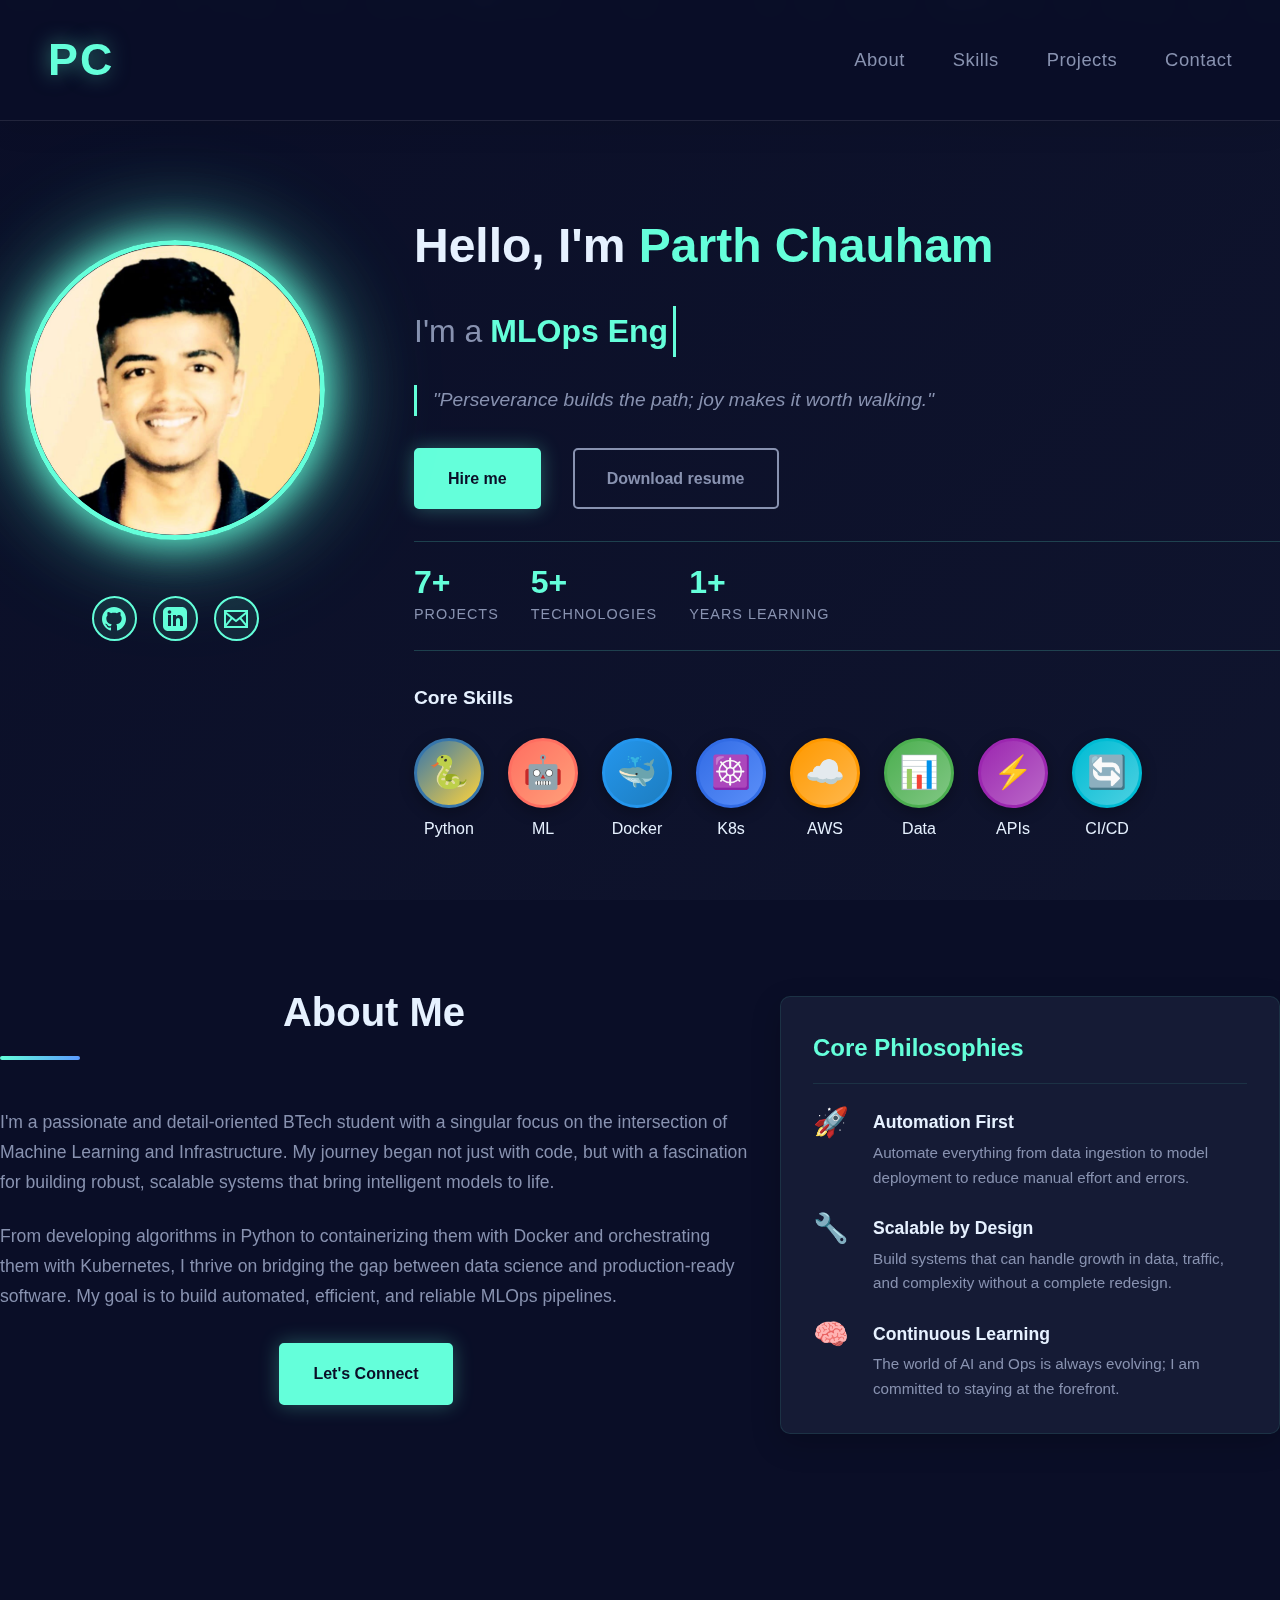
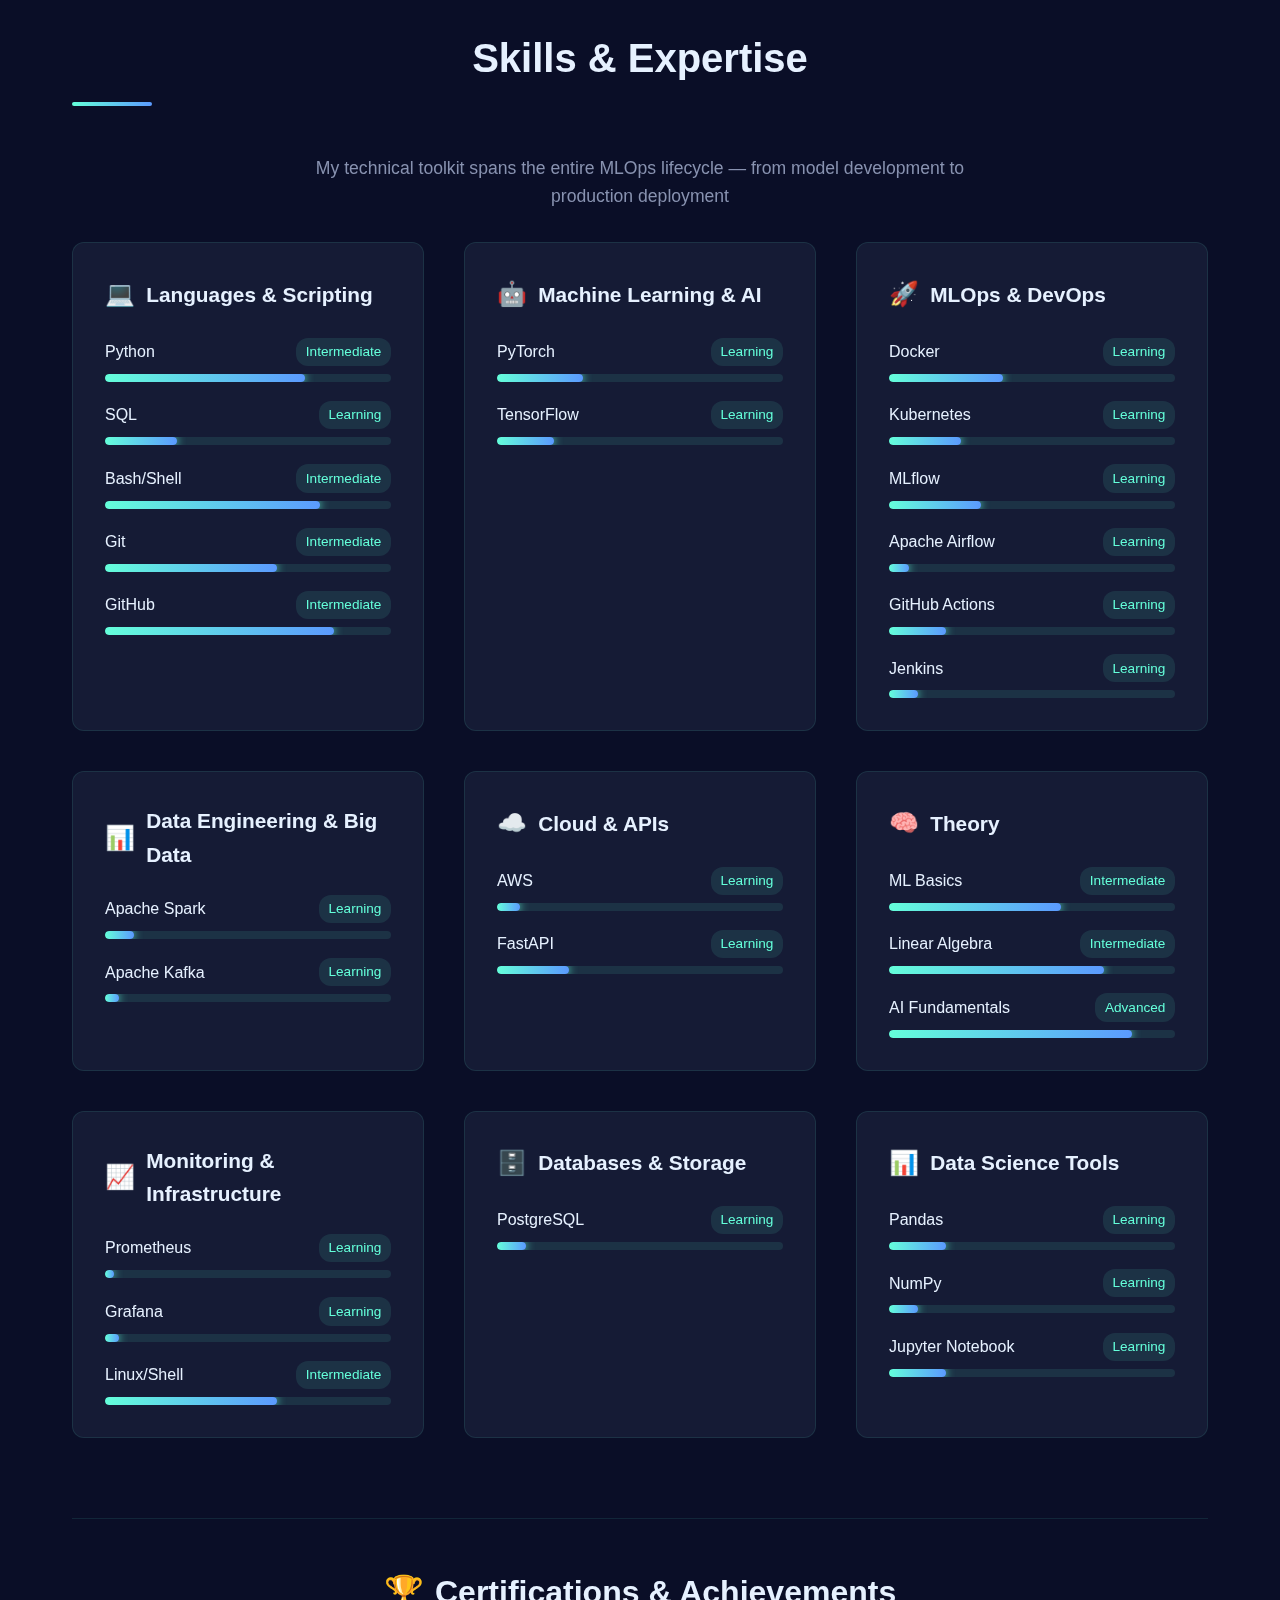
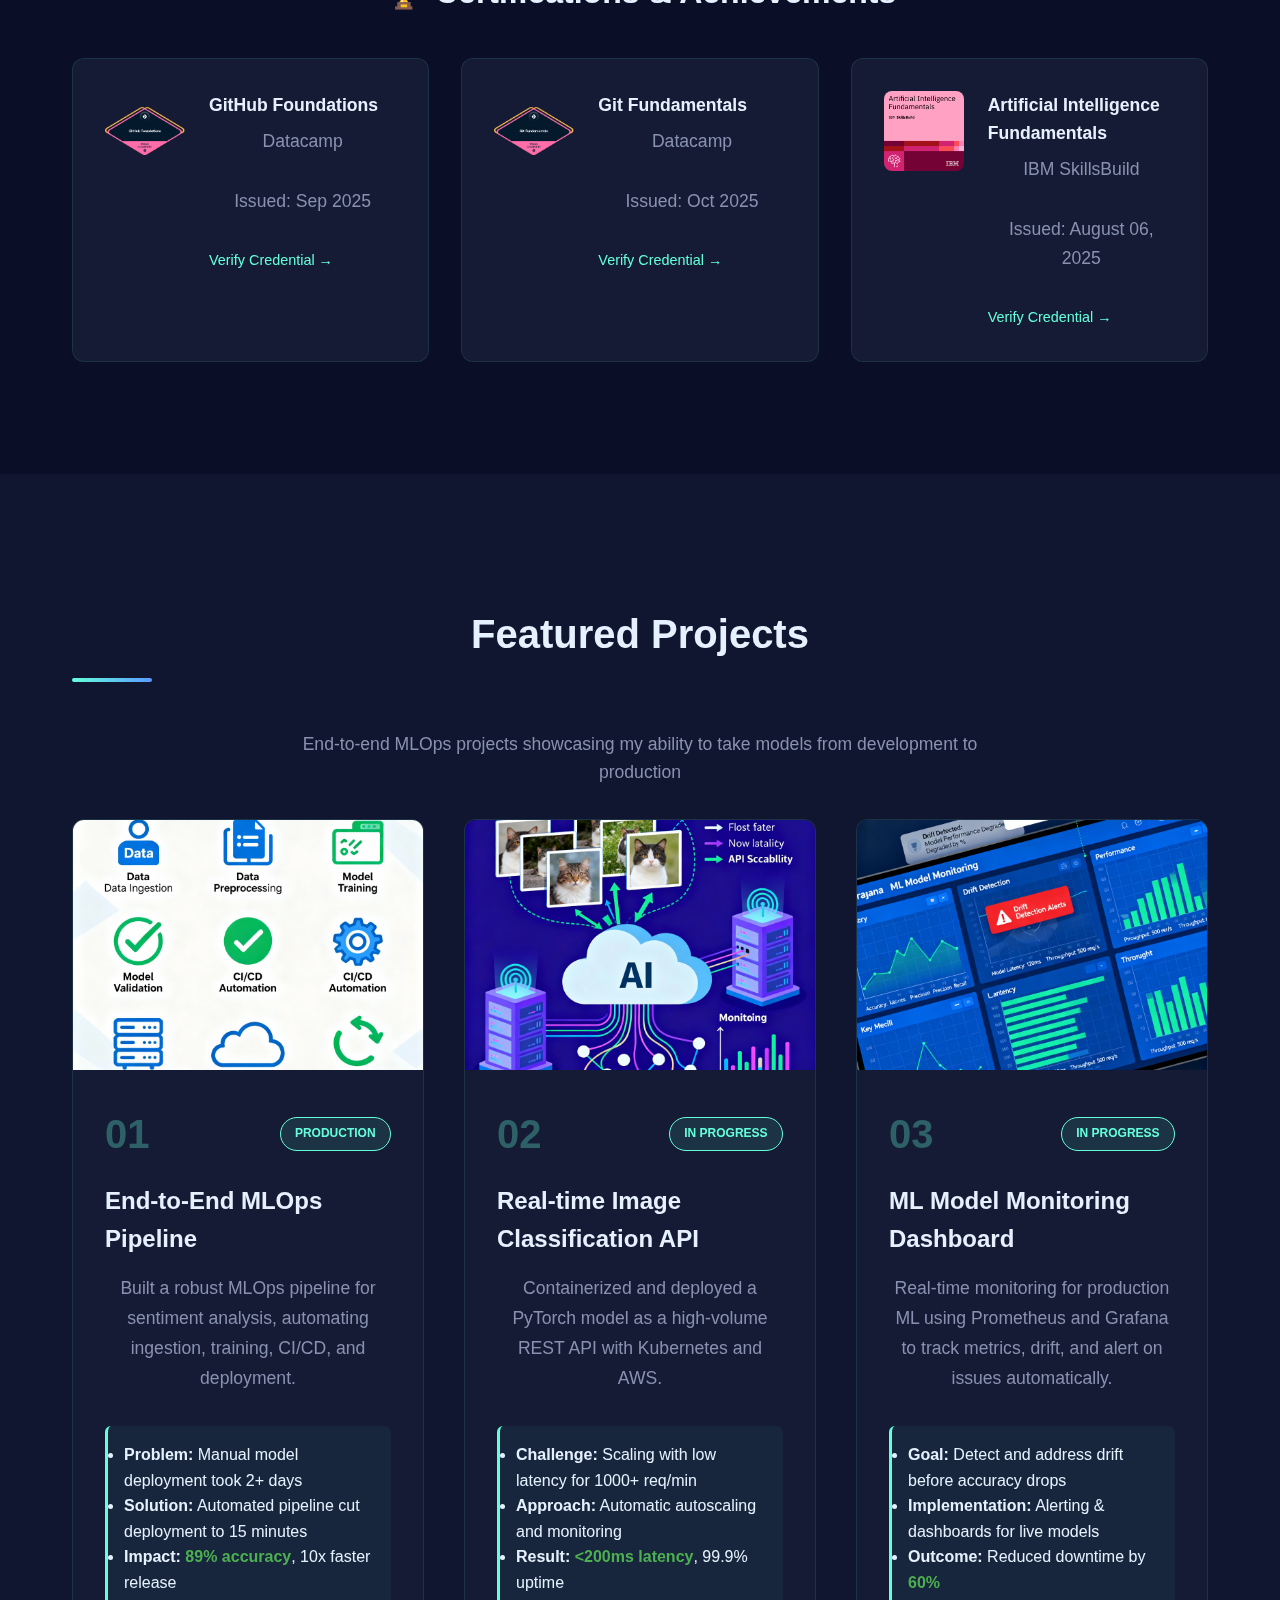
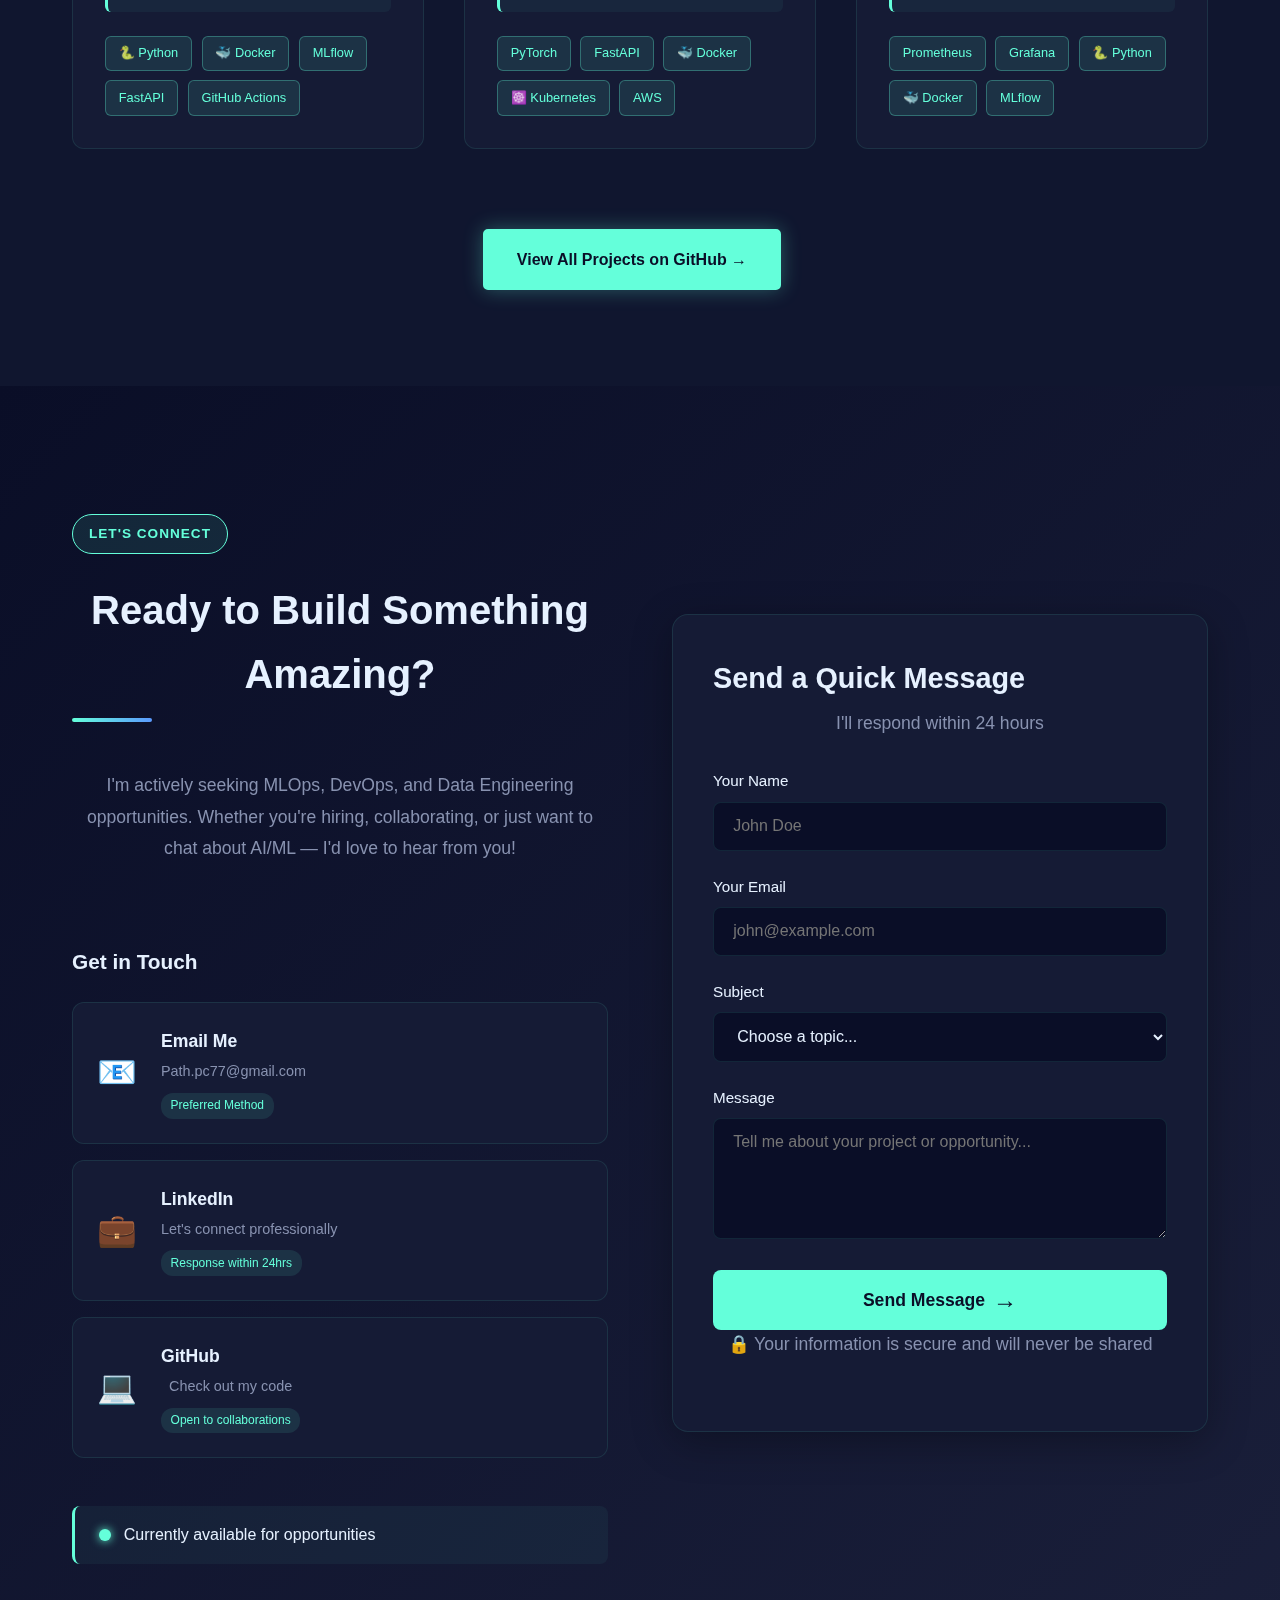
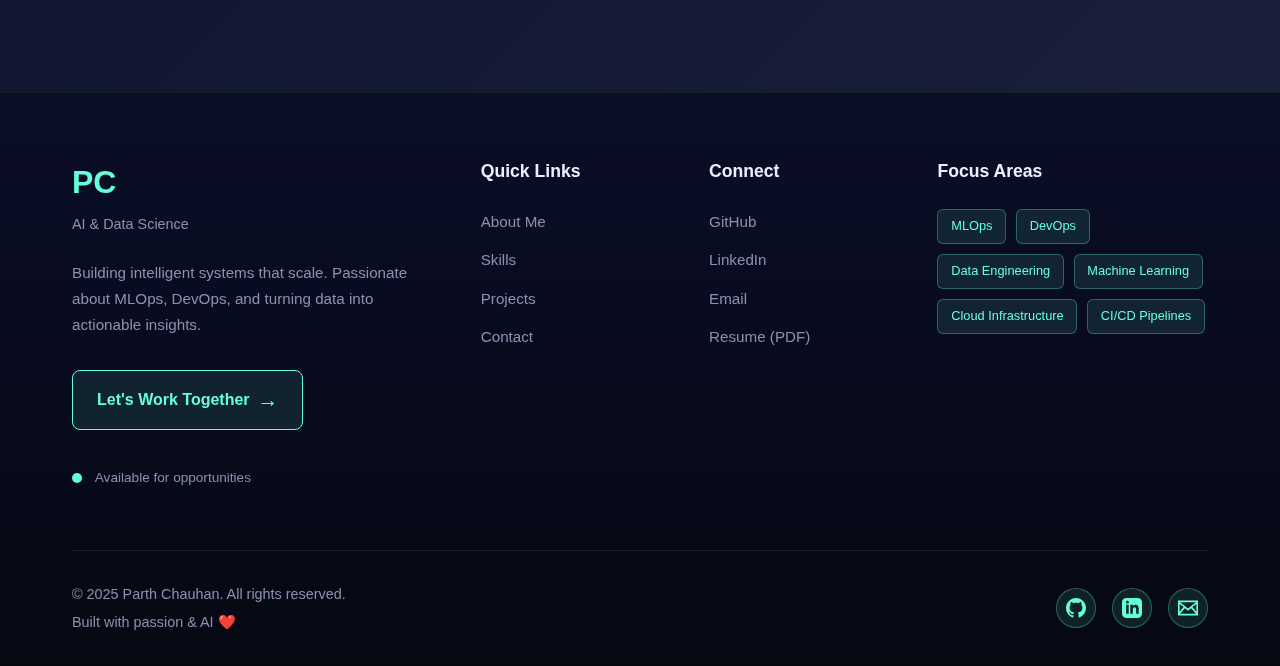
<file: index.html>
<!DOCTYPE html>
<html lang="en">
<head>
    <meta charset="UTF-8">
    <meta name="viewport" content="width=device-width, initial-scale=1.0">
    <title>PC | AI & Data Science Portfolio</title>
    <link rel="stylesheet" href="styles.css">
</head>
<body>
    <!-- Animated Background Particles -->
<div class="particles">
    <span class="particle"></span> <span class="particle"></span> <span class="particle"></span> <span class="particle"></span>
    <span class="particle"></span> <span class="particle"></span> <span class="particle"></span> <span class="particle"></span>
    <span class="particle"></span> <span class="particle"></span> <span class="particle"></span> <span class="particle"></span>
    <span class="particle"></span> <span class="particle"></span> <span class="particle"></span> <span class="particle"></span>
    <span class="particle"></span> <span class="particle"></span> <span class="particle"></span> <span class="particle"></span>
    <span class="particle"></span> <span class="particle"></span> <span class="particle"></span> <span class="particle"></span>
    <span class="particle"></span> <span class="particle"></span> <span class="particle"></span> <span class="particle"></span>
    <span class="particle"></span> <span class="particle"></span> <span class="particle"></span> <span class="particle"></span>
    <span class="particle"></span> <span class="particle"></span> <span class="particle"></span> <span class="particle"></span>
    <span class="particle"></span> <span class="particle"></span> <span class="particle"></span> <span class="particle"></span>
    <span class="particle"></span> <span class="particle"></span> <span class="particle"></span> <span class="particle"></span>
    <span class="particle"></span> <span class="particle"></span> <span class="particle"></span> <span class="particle"></span>
</div>

    <header class="site-header">
        <div class="header-container">
            <a href="index.html" class="brand-symbol">PC</a>
            <nav class="main-nav">
                <a href="about.html">About</a>
                <a href="skills.html">skills</a>
                <a href="projects.html">Projects</a>
                <a href="contact.html">Contact</a>
                </nav>
        <div class="menu-toggle" id="menuToggle">
            <span></span>
            <span></span>
            <span></span>
        </div>
    </div>
</header>

<section id="home" class="hero">

    <div class="hero-content fade-in">
        <div class="hero-left">
            <div class="hero-photo-container">
                <img src="images/photo.jpg" alt="Profile Photo" class="hero-photo">
            </div>
            <!-- Social Links Below Photo -->
            <div class="social-links">
                <a href="https://github.com/PARTH-AI-DS20" target="_blank" class="social-icon" aria-label="GitHub">
                    <svg viewBox="0 0 24 24" width="24" height="24">
                        <path fill="currentColor" d="M12 0c-6.626 0-12 5.373-12 12 0 5.302 3.438 9.8 8.207 11.387.599.111.793-.261.793-.577v-2.234c-3.338.726-4.033-1.416-4.033-1.416-.546-1.387-1.333-1.756-1.333-1.756-1.089-.745.083-.729.083-.729 1.205.084 1.839 1.237 1.839 1.237 1.07 1.834 2.807 1.304 3.492.997.107-.775.418-1.305.762-1.604-2.665-.305-5.467-1.334-5.467-5.931 0-1.311.469-2.381 1.236-3.221-.124-.303-.535-1.524.117-3.176 0 0 1.008-.322 3.301 1.23.957-.266 1.983-.399 3.003-.404 1.02.005 2.047.138 3.006.404 2.291-1.552 3.297-1.23 3.297-1.23.653 1.653.242 2.874.118 3.176.77.84 1.235 1.911 1.235 3.221 0 4.609-2.807 5.624-5.479 5.921.43.372.823 1.102.823 2.222v3.293c0 .319.192.694.801.576 4.765-1.589 8.199-6.086 8.199-11.386 0-6.627-5.373-12-12-12z"/>
                    </svg>
                </a>
                <a href="https://www.linkedin.com/in/parth-chauhan-434437334/" target="_blank" class="social-icon" aria-label="LinkedIn">
                    <svg viewBox="0 0 24 24" width="24" height="24">
                        <path fill="currentColor" d="M19 0h-14c-2.761 0-5 2.239-5 5v14c0 2.761 2.239 5 5 5h14c2.762 0 5-2.239 5-5v-14c0-2.761-2.238-5-5-5zm-11 19h-3v-11h3v11zm-1.5-12.268c-.966 0-1.75-.79-1.75-1.764s.784-1.764 1.75-1.764 1.75.79 1.75 1.764-.783 1.764-1.75 1.764zm13.5 12.268h-3v-5.604c0-3.368-4-3.113-4 0v5.604h-3v-11h3v1.765c1.396-2.586 7-2.777 7 2.476v6.759z"/>
                    </svg>
                </a>
                <a href="mailto:Path.pc77@gmail.com" class="social-icon" aria-label="Email">
                    <svg viewBox="0 0 24 24" width="24" height="24">
                        <path fill="currentColor" d="M0 3v18h24v-18h-24zm6.623 7.929l-4.623 5.712v-9.458l4.623 3.746zm-4.141-5.929h19.035l-9.517 7.713-9.518-7.713zm5.694 7.188l3.824 3.099 3.83-3.104 5.612 6.817h-18.779l5.513-6.812zm9.208-1.264l4.616-3.741v9.348l-4.616-5.607z"/>
                    </svg>
                </a>
            </div>
        </div>
        
        <div class="hero-right">
            <h1>Hello, I'm <span class="accent-name">Parth Chauham</span></h1>
            <div class="job-title-container">
                <span class="static-text">I'm a </span>
                <span class="dynamic-text"></span>
            </div>
            <p class="hero-quote">"Perseverance builds the path; joy makes it worth walking."</p>
            
            <!-- CTA Buttons -->
            <div class="hero-buttons">
                <a href="contact.html" class="cta-button primary">Hire me</a>
                <a href="resume2.pdf" download class="cta-button secondary">Download resume</a>
            </div>

            <!-- Quick Stats -->
            <div class="hero-stats">
                <div class="stat-item">
                    <span class="stat-number">15+</span>
                    <span class="stat-label">Projects</span>
                </div>
                <div class="stat-item">
                    <span class="stat-number">10+</span>
                    <span class="stat-label">Technologies</span>
                </div>
                <div class="stat-item">
                    <span class="stat-number">2+</span>
                    <span class="stat-label">Years Learning</span>
                </div>
            </div>

<div class="section-divider"></div>


            <!-- Quick Skills Icons -->
            <div class="quick-skills">
                <h3 class="skills-title">Core Skills</h3>
                <div class="skills-icons">
                    <div class="skill-icon-item" title="Python">
                        <div class="skill-circle python-circle">
                            <span>🐍</span>
                        </div>
                        <span class="skill-name">Python</span>
                    </div>
                    <div class="skill-icon-item" title="Machine Learning">
                        <div class="skill-circle ml-circle">
                            <span>🤖</span>
                        </div>
                        <span class="skill-name">ML</span>
                    </div>
                    <div class="skill-icon-item" title="Docker">
                        <div class="skill-circle docker-circle">
                            <span>🐳</span>
                        </div>
                        <span class="skill-name">Docker</span>
                    </div>
                    <div class="skill-icon-item" title="Kubernetes">
                        <div class="skill-circle k8s-circle">
                            <span>☸️</span>
                        </div>
                        <span class="skill-name">K8s</span>
                    </div>
                    <div class="skill-icon-item" title="AWS Cloud">
                        <div class="skill-circle aws-circle">
                            <span>☁️</span>
                        </div>
                        <span class="skill-name">AWS</span>
                    </div>
                    <div class="skill-icon-item" title="Data Science">
                        <div class="skill-circle data-circle">
                            <span>📊</span>
                        </div>
                        <span class="skill-name">Data</span>
                    </div>
                    <div class="skill-icon-item" title="APIs">
                        <div class="skill-circle api-circle">
                            <span>⚡</span>
                        </div>
                        <span class="skill-name">APIs</span>
                    </div>
                    <div class="skill-icon-item" title="CI/CD">
                        <div class="skill-circle cicd-circle">
                            <span>🔄</span>
                        </div>
                        <span class="skill-name">CI/CD</span>
                    </div>
                </div>
            </div>
        </div>
    </div>
</section>



<section id="about" class="content-section about-section fade-in-section">
    <div class="about-container">
        <div class="about-left">
            <h2 class="section-title">About Me</h2>
            <p class="about-intro">I'm a passionate and detail-oriented BTech student with a singular focus on the intersection of Machine Learning and Infrastructure. My journey began not just with code, but with a fascination for building robust, scalable systems that bring intelligent models to life.</p>
            <p>From developing algorithms in Python to containerizing them with Docker and orchestrating them with Kubernetes, I thrive on bridging the gap between data science and production-ready software. My goal is to build automated, efficient, and reliable MLOps pipelines.</p>
            <div class="about-cta">
                <a href="contact.html" class="cta-button primary">Let's Connect</a>
            </div>
        </div>
        <div class="about-right">
            <div class="info-card">
                <h3 class="info-title">Core Philosophies</h3>
                <ul class="philosophy-list">
                    <li>
                        <span class="philosophy-icon">🚀</span>
                        <div class="philosophy-text">
                            <h4>Automation First</h4>
                            <p>Automate everything from data ingestion to model deployment to reduce manual effort and errors.</p>
                        </div>
                    </li>
                    <li>
                        <span class="philosophy-icon">🔧</span>
                        <div class="philosophy-text">
                            <h4>Scalable by Design</h4>
                            <p>Build systems that can handle growth in data, traffic, and complexity without a complete redesign.</p>
                        </div>
                    </li>
                    <li>
                        <span class="philosophy-icon">🧠</span>
                        <div class="philosophy-text">
                            <h4>Continuous Learning</h4>
                            <p>The world of AI and Ops is always evolving; I am committed to staying at the forefront.</p>
                        </div>
                    </li>
                </ul>
            </div>
        </div>
    </div>

</section>







<section id="skills" class="content-section skills-section fade-in-section">
    <div class="skills-container">
        <h2 class="section-title">Skills & Expertise</h2>
        <p class="section-subtitle">My technical toolkit spans the entire MLOps lifecycle — from model development to production deployment</p>

        <!-- Skills Categories -->
        <div class="skills-categories">
            <!-- Category 1: Languages & Scripting -->
            <div class="skill-category">
                <h3 class="category-title">
                    <span class="category-icon">💻</span>
                    Languages & Scripting
                </h3>
                <div class="skills-list">
                    <div class="skill-item">
                        <div class="skill-header">
                            <span class="skill-name">Python</span>
                            <span class="skill-level">Intermediate</span>
                        </div>
                        <div class="skill-bar">
                            <div class="skill-progress" style="width: 70%;"></div>
                        </div>
                    </div>
                    <div class="skill-item">
                        <div class="skill-header">
                            <span class="skill-name">SQL</span>
                            <span class="skill-level">Learning</span>
                        </div>
                        <div class="skill-bar">
                            <div class="skill-progress" style="width: 25%;"></div>
                        </div>
                    </div>
                    <div class="skill-item">
                        <div class="skill-header">
                            <span class="skill-name">Bash/Shell</span>
                            <span class="skill-level">Intermediate</span>
                        </div>
                        <div class="skill-bar">
                            <div class="skill-progress" style="width: 75%;"></div>
                        </div>
                    </div>
                    <div class="skill-item">
                        <div class="skill-header">
                            <span class="skill-name"> Git </span>
                            <span class="skill-level">Intermediate</span>
                        </div>
                        <div class="skill-bar">
                            <div class="skill-progress" style="width: 60%;"></div>
                        </div>
                    </div>
                    <div class="skill-item">
                        <div class="skill-header">
                            <span class="skill-name"> GitHub</span>
                            <span class="skill-level">Intermediate</span>
                        </div>
                        <div class="skill-bar">
                            <div class="skill-progress" style="width: 80%;"></div>
                        </div>
                    </div>
                </div>
            </div>

            <!-- Category 2: ML/AI -->
            <div class="skill-category">
                <h3 class="category-title">
                    <span class="category-icon">🤖</span>
                    Machine Learning & AI
                </h3>
                <div class="skills-list">
                    <div class="skill-item">
                        <div class="skill-header">
                            <span class="skill-name">PyTorch</span>
                            <span class="skill-level">Learning</span>
                        </div>
                        <div class="skill-bar">
                            <div class="skill-progress" style="width: 30%;"></div>
                        </div>
                    </div>
                    <div class="skill-item">
                        <div class="skill-header">
                            <span class="skill-name">TensorFlow</span>
                            <span class="skill-level">Learning</span>
                        </div>
                        <div class="skill-bar">
                            <div class="skill-progress" style="width: 20%;"></div>
                        </div>
                    </div>
                </div>
            </div>

            <!-- Category 3: MLOps & DevOps -->
            <div class="skill-category">
                <h3 class="category-title">
                    <span class="category-icon">🚀</span>
                    MLOps & DevOps
                </h3>
                <div class="skills-list">
                    <div class="skill-item">
                        <div class="skill-header">
                            <span class="skill-name">Docker</span>
                            <span class="skill-level">Learning</span>
                        </div>
                        <div class="skill-bar">
                            <div class="skill-progress" style="width: 40%;"></div>
                        </div>
                    </div>
                    <div class="skill-item">
                        <div class="skill-header">
                            <span class="skill-name">Kubernetes</span>
                            <span class="skill-level">Learning</span>
                        </div>
                        <div class="skill-bar">
                            <div class="skill-progress" style="width: 25%;"></div>
                        </div>
                    </div>
                    <div class="skill-item">
                        <div class="skill-header">
                            <span class="skill-name">MLflow</span>
                            <span class="skill-level">Learning</span>
                        </div>
                        <div class="skill-bar">
                            <div class="skill-progress" style="width: 32%;"></div>
                        </div>
                    </div>
                    <div class="skill-item">
                        <div class="skill-header">
                            <span class="skill-name">Apache Airflow</span>
                            <span class="skill-level">Learning</span>
                        </div>
                        <div class="skill-bar">
                            <div class="skill-progress" style="width: 07%;"></div>
                        </div>
                    </div>
                    <div class="skill-item">
                        <div class="skill-header">
                            <span class="skill-name">GitHub Actions</span>
                            <span class="skill-level">Learning</span>
                        </div>
                        <div class="skill-bar">
                            <div class="skill-progress" style="width: 20%;"></div>
                        </div>
                    </div>
                    <div class="skill-item">
                        <div class="skill-header">
                            <span class="skill-name">Jenkins</span>
                            <span class="skill-level">Learning</span>
                        </div>
                        <div class="skill-bar">
                            <div class="skill-progress" style="width: 10%;"></div>
                        </div>
                    </div>
                </div>
            </div>

            <!-- Category 4: Data Engineering & Big Data -->
            <div class="skill-category">
                <h3 class="category-title">
                    <span class="category-icon">📊</span>
                    Data Engineering & Big Data
                </h3>
                <div class="skills-list">
                    <div class="skill-item">
                        <div class="skill-header">
                            <span class="skill-name">Apache Spark</span>
                            <span class="skill-level">Learning</span>
                        </div>
                        <div class="skill-bar">
                            <div class="skill-progress" style="width: 10%;"></div>
                        </div>
                    </div>
                    <div class="skill-item">
                        <div class="skill-header">
                            <span class="skill-name">Apache Kafka</span>
                            <span class="skill-level">Learning</span>
                        </div>
                        <div class="skill-bar">
                            <div class="skill-progress" style="width: 05%;"></div>
                        </div>
                    </div>
                </div>
            </div>

            <!-- Category 5: Cloud & APIs -->
            <div class="skill-category">
                <h3 class="category-title">
                    <span class="category-icon">☁️</span>
                    Cloud & APIs
                </h3>
                <div class="skills-list">
                    <div class="skill-item">
                        <div class="skill-header">
                            <span class="skill-name">AWS</span>
                            <span class="skill-level">Learning</span>
                        </div>
                        <div class="skill-bar">
                            <div class="skill-progress" style="width: 08%;"></div>
                        </div>
                    </div>
                    <div class="skill-item">
                        <div class="skill-header">
                            <span class="skill-name">FastAPI</span>
                            <span class="skill-level">Learning</span>
                        </div>
                        <div class="skill-bar">
                            <div class="skill-progress" style="width: 25%;"></div>
                        </div>
                    </div>
                </div>
            </div>

            <!-- Category 6: Theory -->
            <div class="skill-category">
                <h3 class="category-title">
                    <span class="category-icon">🧠</span>
                    Theory
                </h3>
                <div class="skills-list">
                    <div class="skill-item">
                        <div class="skill-header">
                            <span class="skill-name">ML Basics</span>
                            <span class="skill-level">Intermediate</span>
                        </div>
                        <div class="skill-bar">
                            <div class="skill-progress" style="width: 60%;"></div>
                        </div>
                    </div>
                    <div class="skill-item">
                        <div class="skill-header">
                            <span class="skill-name">Linear Algebra</span>
                            <span class="skill-level">Intermediate</span>
                        </div>
                        <div class="skill-bar">
                            <div class="skill-progress" style="width: 75%;"></div>
                        </div>
                    </div>
                    <div class="skill-item">
                        <div class="skill-header">
                            <span class="skill-name">AI Fundamentals</span>
                            <span class="skill-level">Advanced</span>
                        </div>
                        <div class="skill-bar">
                            <div class="skill-progress" style="width: 85%;"></div>
                        </div>
                    </div>
                </div>
            </div>

            <!-- Category 7: Monitoring & Infrastructure -->
            <div class="skill-category">
                <h3 class="category-title">
                    <span class="category-icon">📈</span>
                    Monitoring & Infrastructure
                </h3>
                <div class="skills-list">
                    <div class="skill-item">
                        <div class="skill-header">
                            <span class="skill-name">Prometheus</span>
                            <span class="skill-level">Learning</span>
                        </div>
                        <div class="skill-bar">
                            <div class="skill-progress" style="width: 03%;"></div>
                        </div>
                    </div>
                    <div class="skill-item">
                        <div class="skill-header">
                            <span class="skill-name">Grafana</span>
                            <span class="skill-level">Learning</span>
                        </div>
                        <div class="skill-bar">
                            <div class="skill-progress" style="width: 05%;"></div>
                        </div>
                    </div>
                    <div class="skill-item">
                        <div class="skill-header">
                            <span class="skill-name">Linux/Shell</span>
                            <span class="skill-level">Intermediate</span>
                        </div>
                        <div class="skill-bar">
                            <div class="skill-progress" style="width: 60%;"></div>
                        </div>
                    </div>
                </div>
            </div>

                        <!-- Category 8: Databases & Storage -->
            <div class="skill-category">
                <h3 class="category-title">
                    <span class="category-icon">🗄️</span>
                    Databases & Storage
                </h3>
                <div class="skills-list">
                    <div class="skill-item">
                        <div class="skill-header">
                            <span class="skill-name">PostgreSQL</span>
                            <span class="skill-level">Learning</span>
                        </div>
                        <div class="skill-bar">
                            <div class="skill-progress" style="width: 10%;"></div>
                        </div>
                    </div>
                </div>
            </div>

            <!-- Category 9: Data Science Tools -->
            <div class="skill-category">
                <h3 class="category-title">
                    <span class="category-icon">📊</span>
                    Data Science Tools
                </h3>
                <div class="skills-list">
                    <div class="skill-item">
                        <div class="skill-header">
                            <span class="skill-name">Pandas</span>
                            <span class="skill-level">Learning</span>
                        </div>
                        <div class="skill-bar">
                            <div class="skill-progress" style="width: 20%;"></div>
                        </div>
                    </div>
                    <div class="skill-item">
                        <div class="skill-header">
                            <span class="skill-name">NumPy</span>
                            <span class="skill-level">Learning</span>
                        </div>
                        <div class="skill-bar">
                            <div class="skill-progress" style="width: 10%;"></div>
                        </div>
                    </div>
                    <div class="skill-item">
                        <div class="skill-header">
                            <span class="skill-name">Jupyter Notebook</span>
                            <span class="skill-level">Learning</span>
                        </div>
                        <div class="skill-bar">
                            <div class="skill-progress" style="width: 20%;"></div>
                        </div>
                    </div>
                </div>
            </div>


        </div> <!-- Close skills-categories -->

        <!-- Certifications Section -->
        <div class="certifications-section">
            <h3 class="certifications-title">
                <span class="cert-icon">🏆</span>
                Certifications & Achievements
            </h3>
            <div class="certifications-grid">
                <div class="cert-card">
                    <div class="cert-badge">
                        <img src="images/c1.jpg" alt="Certification Badge" class="badge-image">
                    </div>
                    <div class="cert-info">
                        <h4 class="cert-name">GitHub Foundations</h4>
                        <p class="cert-issuer">Datacamp</p>
                        <p class="cert-date">Issued: Sep 2025</p>
                        <a href="https://www.datacamp.com/completed/statement-of-accomplishment/track/68fcbefbe6bdba6879138cb3815ad5679063125e" class="cert-verify" target="_blank">Verify Credential →</a>
                    </div>
                </div>

                <div class="cert-card">
                    <div class="cert-badge">
                        <img src="images/c2.png" alt="Certification Badge" class="badge-image">
                    </div>
                    <div class="cert-info">
                        <h4 class="cert-name">Git Fundamentals</h4>
                        <p class="cert-issuer">Datacamp</p>
                        <p class="cert-date">Issued: Oct 2025</p>
                        <a href="https://www.datacamp.com/completed/statement-of-accomplishment/track/8f5ba892d77b422d90ee7f2042b06ec85fe63250" class="cert-verify" target="_blank">Verify Credential →</a>
                    </div>
                </div>

                <div class="cert-card">
                    <div class="cert-badge">
                        <img src="images/c3.png" alt="Certification Badge" class="badge-image">
                    </div>
                    <div class="cert-info">
                        <h4 class="cert-name">Artificial Intelligence Fundamentals</h4>
                        <p class="cert-issuer">IBM SkillsBuild</p>
                        <p class="cert-date">Issued: August 06, 2025</p>
                        <a href="https://www.credly.com/badges/cae1345e-82cc-48da-aa95-877b1c103f04/linked_in_profile" class="cert-verify" target="_blank">Verify Credential →</a>
                    </div>
                </div>
            </div>
        </div>
    </div>
</section>

<section id="projects" class="content-section projects-section fade-in-section">
    <div class="projects-container">
        <h2 class="section-title">Featured Projects</h2>
        <p class="section-subtitle">End-to-end MLOps projects showcasing my ability to take models from development to production</p>


<div class="project-grid">
  <!-- Project 1 -->
  <article class="project-card">
    <div class="project-image">
      <img src="images/project-1.jpg" alt="End-to-End MLOps Pipeline architecture diagram and workflow" />
      <div class="project-overlay">
        <div class="project-links">
          <a href="https://github.com/PARTH-AI-DS20/End-to-End-MLOps-Pipeline" target="_blank" rel="noopener noreferrer" class="project-link" title="View Project 1 Code on GitHub">
            <span>📂 Code</span>
          </a>
          <a href="https://demo-link.com" target="_blank" rel="noopener noreferrer" class="project-link" title="Live Demo of Project 1">
            <span>🚀 Live Demo</span>
          </a>
        </div>
      </div>
    </div>
    <div class="project-content">
      <div class="project-header">
        <span class="project-number">01</span>
        <span class="project-status">Production</span>
      </div>
      <h3 class="project-title">End-to-End MLOps Pipeline</h3>
      <p class="project-description">
        Built a robust MLOps pipeline for sentiment analysis, automating ingestion, training, CI/CD, and deployment.
      </p>
      <ul class="project-highlights">
        <li><strong>Problem:</strong> Manual model deployment took 2+ days</li>
        <li><strong>Solution:</strong> Automated pipeline cut deployment to 15 minutes</li>
        <li><strong>Impact:</strong> <span style="color:#4CAF50; font-weight:bold;">89% accuracy</span>, 10x faster release</li>
      </ul>
      <div class="project-tech" aria-label="Technologies used in Project 1">
        <span>🐍 Python</span>
        <span>🐳 Docker</span>
        <span>MLflow</span>
        <span>FastAPI</span>
        <span>GitHub Actions</span>
      </div>
      <!-- Optional video demo embed -->
      <!-- <video width="300" controls>
        <source src="project1-demo.mp4" type="video/mp4" />
        Your browser does not support the video tag.
      </video> -->
    </div>
  </article>

  <!-- Project 2 -->
  <article class="project-card">
    <div class="project-image">
      <img src="images/project-2.jpg" alt="Real-time ML model serving infrastructure illustration" />
      <div class="project-overlay">
        <div class="project-links">
          <a href="https://github.com/PARTH-AI-DS20/Real-time-Image-Classification-API" target="_blank" rel="noopener noreferrer" class="project-link" title="View Project 2 Code on GitHub">
            <span>📂 Code</span>
          </a>
          <a href="https://demo-link.com" target="_blank" rel="noopener noreferrer" class="project-link" title="Live Demo of Project 2">
            <span>🚀 Live Demo</span>
          </a>
        </div>
      </div>
    </div>
    <div class="project-content">
      <div class="project-header">
        <span class="project-number">02</span>
        <span class="project-status">In Progress</span>
      </div>
      <h3 class="project-title">Real-time Image Classification API</h3>
      <p class="project-description">
        Containerized and deployed a PyTorch model as a high-volume REST API with Kubernetes and AWS.
      </p>
      <ul class="project-highlights">
        <li><strong>Challenge:</strong> Scaling with low latency for 1000+ req/min</li>
        <li><strong>Approach:</strong> Automatic autoscaling and monitoring</li>
        <li><strong>Result:</strong> <span style="color:#4CAF50; font-weight:bold;">&lt;200ms latency</span>, 99.9% uptime</li>
      </ul>
      <div class="project-tech" aria-label="Technologies used in Project 2">
        <span>PyTorch</span>
        <span>FastAPI</span>
        <span>🐳 Docker</span>
        <span>☸️ Kubernetes</span>
        <span>AWS</span>
      </div>
      <!-- Optional video demo embed -->
      <!-- <video width="300" controls>
        <source src="project2-demo.mp4" type="video/mp4" />
        Your browser does not support the video tag.
      </video> -->
    </div>
  </article>

  <!-- Project 3 -->
  <article class="project-card">
    <div class="project-image">
      <img src="images/project-3.png" alt="ML monitoring dashboard displaying metrics and alerts" />
      <div class="project-overlay">
        <div class="project-links">
          <a href="https://github.com/PARTH-AI-DS20/ML-Model-Monitoring-Dashboard" target="_blank" rel="noopener noreferrer" class="project-link" title="View Project 3 Code on GitHub">
            <span>📂 Code</span>
          </a>
          <a href="https://demo-link.com" target="_blank" rel="noopener noreferrer" class="project-link" title="Live Demo of Project 3">
            <span>🚀 Live Demo</span>
          </a>
        </div>
      </div>
    </div>
    <div class="project-content">
      <div class="project-header">
        <span class="project-number">03</span>
        <span class="project-status">In Progress</span>
      </div>
      <h3 class="project-title">ML Model Monitoring Dashboard</h3>
      <p class="project-description">
        Real-time monitoring for production ML using Prometheus and Grafana to track metrics, drift, and alert on issues automatically.
      </p>
      <ul class="project-highlights">
        <li><strong>Goal:</strong> Detect and address drift before accuracy drops</li>
        <li><strong>Implementation:</strong> Alerting & dashboards for live models</li>
        <li><strong>Outcome:</strong> Reduced downtime by <span style="color:#4CAF50; font-weight:bold;">60%</span></li>
      </ul>
      <div class="project-tech" aria-label="Technologies used in Project 3">
        <span>Prometheus</span>
        <span>Grafana</span>
        <span>🐍 Python</span>
        <span>🐳 Docker</span>
        <span>MLflow</span>
      </div>
      <!-- Optional video demo embed -->
      <!-- <video width="300" controls>
        <source src="project3-demo.mp4" type="video/mp4" />
        Your browser does not support the video tag.
      </video> -->
    </div>
  </article>
</div>


        <!-- View All Projects Button -->
        <div class="projects-cta">
            <a href="https://github.com/PARTH-AI-DS20" target="_blank" class="cta-button primary">View All Projects on GitHub →</a>
        </div>
    </div>
</section>

<section id="contact" class="content-section contact-section fade-in-section">
    <div class="contact-container">
        <div class="contact-content">
            <!-- Left Side: Info & Social -->
            <div class="contact-left">
                <div class="contact-intro">
                    <span class="contact-tag">Let's Connect</span>
                    <h2 class="section-title">Ready to Build Something Amazing?</h2>
                    <p class="contact-description">I'm actively seeking MLOps, DevOps, and Data Engineering opportunities. Whether you're hiring, collaborating, or just want to chat about AI/ML — I'd love to hear from you!</p>
                </div>

                <!-- Direct Contact Methods -->
                <div class="contact-methods">
                    <h3 class="methods-title">Get in Touch</h3>
                    <div class="method-cards">
                        <a href="mailto:Path.pc77@gmail.com" class="method-card">
                            <div class="method-icon">📧</div>
                            <div class="method-info">
                                <h4>Email Me</h4>
                                <p>Path.pc77@gmail.com</p>
                                <span class="method-tag">Preferred Method</span>
                            </div>
                        </a>

                        <a href="https://www.linkedin.com/in/parth-chauhan-434437334/" target="_blank" class="method-card">
                            <div class="method-icon">💼</div>
                            <div class="method-info">
                                <h4>LinkedIn</h4>
                                <p>Let's connect professionally</p>
                                <span class="method-tag">Response within 24hrs</span>
                            </div>
                        </a>

                        <a href="https://github.com/PARTH-AI-DS20" target="_blank" class="method-card">
                            <div class="method-icon">💻</div>
                            <div class="method-info">
                                <h4>GitHub</h4>
                                <p>Check out my code</p>
                                <span class="method-tag">Open to collaborations</span>
                            </div>
                        </a>
                    </div>
                </div>

                <!-- Availability Status -->
                <div class="availability-badge">
                    <div class="status-dot"></div>
                    <span>Currently available for opportunities</span>
                </div>
            </div>


            <!-- Right Side: Quick Contact Form -->
            <div class="contact-right">
                <div class="contact-form-wrapper">
                    <h3 class="form-title">Send a Quick Message</h3>
                    <p class="form-subtitle">I'll respond within 24 hours</p>

                    <form class="contact-form" id="contactForm">
                        <div class="form-group">
                            <label for="name">Your Name</label>
                            <input type="text" id="name" name="name" placeholder="John Doe" required>
                        </div>

                        <div class="form-group">
                            <label for="email">Your Email</label>
                            <input type="email" id="email" name="email" placeholder="john@example.com" required>
                        </div>

                        <div class="form-group">
                            <label for="subject">Subject</label>
                            <select id="subject" name="subject" required>
                                <option value="">Choose a topic...</option>
                                <option value="job">Job Opportunity</option>
                                <option value="collaboration">Collaboration</option>
                                <option value="question">General Question</option>
                                <option value="other">Other</option>
                            </select>
                        </div>

                        <div class="form-group">
                            <label for="message">Message</label>
                            <textarea id="message" name="message" rows="5" placeholder="Tell me about your project or opportunity..." required></textarea>
                        </div>

                        <button type="submit" class="submit-button">
                            <span>Send Message</span>
                            <span class="button-icon">→</span>
                        </button>

                        <p class="form-note">🔒 Your information is secure and will never be shared</p>
                    </form>
                </div>
            </div>
        </div>
    </div>
</section>

<footer class="site-footer">
    <div class="footer-container">
        <!-- Footer Main Content -->
        <div class="footer-content">
            <!-- Column 1: Brand & CTA -->
            <div class="footer-col footer-brand">
                <div class="footer-logo">
                    <h3>PC</h3>
                    <span class="logo-subtitle">AI & Data Science</span>
                </div>
                <p class="footer-description">Building intelligent systems that scale. Passionate about MLOps, DevOps, and turning data into actionable insights.</p>
                
                <div class="footer-cta">
                    <a href="contact.html" class="footer-cta-button">
                        <span>Let's Work Together</span>
                        <span class="cta-arrow">→</span>
                    </a>
                </div>

                <div class="footer-availability">
                    <div class="availability-dot"></div>
                    <span>Available for opportunities</span>
                </div>
            </div>

            <!-- Column 2: Quick Links -->
            <div class="footer-col">
                <h4 class="footer-heading">Quick Links</h4>
                <ul class="footer-links">
                    <li><a href="about.html">About Me</a></li>
                    <li><a href="skills.html">Skills</a></li>
                    <li><a href="projects.html">Projects</a></li>
                    <li><a href="contact.html">Contact</a></li>
                </ul>
            </div>

            <!-- Column 3: Connect -->
            <div class="footer-col">
                <h4 class="footer-heading">Connect</h4>
                <ul class="footer-links">
                    <li><a href="https://github.com/PARTH-AI-DS20" target="_blank">GitHub</a></li>
                    <li><a href="https://www.linkedin.com/in/parth-chauhan-434437334/" target="_blank">LinkedIn</a></li>
                    <li><a href="mailto:Path.pc77@gmail.com">Email</a></li>
                    <li><a href="#" target="_blank">Resume (PDF)</a></li>
                </ul>
            </div>

            <!-- Column 4: Areas of Focus -->
            <div class="footer-col">
                <h4 class="footer-heading">Focus Areas</h4>
                <ul class="footer-tags">
                    <li>MLOps</li>
                    <li>DevOps</li>
                    <li>Data Engineering</li>
                    <li>Machine Learning</li>
                    <li>Cloud Infrastructure</li>
                    <li>CI/CD Pipelines</li>
                </ul>
            </div>
        </div>

        <!-- Footer Bottom -->
        <div class="footer-bottom">
            <div class="footer-bottom-content">
                <!-- Copyright -->
                <div class="footer-copyright">
                    <p>&copy; 2025 Parth Chauhan. All rights reserved.</p>
                    <p class="footer-note">Built with passion & AI ❤️</p>
                </div>

                <!-- Social Icons -->
                <div class="footer-social">
                    <a href="https://github.com/PARTH-AI-DS20" target="_blank" class="footer-social-link" title="GitHub">
                        <svg viewBox="0 0 24 24" width="20" height="20">
                            <path fill="currentColor" d="M12 0c-6.626 0-12 5.373-12 12 0 5.302 3.438 9.8 8.207 11.387.599.111.793-.261.793-.577v-2.234c-3.338.726-4.033-1.416-4.033-1.416-.546-1.387-1.333-1.756-1.333-1.756-1.089-.745.083-.729.083-.729 1.205.084 1.839 1.237 1.839 1.237 1.07 1.834 2.807 1.304 3.492.997.107-.775.418-1.305.762-1.604-2.665-.305-5.467-1.334-5.467-5.931 0-1.311.469-2.381 1.236-3.221-.124-.303-.535-1.524.117-3.176 0 0 1.008-.322 3.301 1.23.957-.266 1.983-.399 3.003-.404 1.02.005 2.047.138 3.006.404 2.291-1.552 3.297-1.23 3.297-1.23.653 1.653.242 2.874.118 3.176.77.84 1.235 1.911 1.235 3.221 0 4.609-2.807 5.624-5.479 5.921.43.372.823 1.102.823 2.222v3.293c0 .319.192.694.801.576 4.765-1.589 8.199-6.086 8.199-11.386 0-6.627-5.373-12-12-12z"/>
                        </svg>
                    </a>
                    <a href="https://www.linkedin.com/in/parth-chauhan-434437334/" target="_blank" class="footer-social-link" title="LinkedIn">
                        <svg viewBox="0 0 24 24" width="20" height="20">
                            <path fill="currentColor" d="M19 0h-14c-2.761 0-5 2.239-5 5v14c0 2.761 2.239 5 5 5h14c2.762 0 5-2.239 5-5v-14c0-2.761-2.238-5-5-5zm-11 19h-3v-11h3v11zm-1.5-12.268c-.966 0-1.75-.79-1.75-1.764s.784-1.764 1.75-1.764 1.75.79 1.75 1.764-.783 1.764-1.75 1.764zm13.5 12.268h-3v-5.604c0-3.368-4-3.113-4 0v5.604h-3v-11h3v1.765c1.396-2.586 7-2.777 7 2.476v6.759z"/>
                        </svg>
                    </a>
                    <a href="mailto:Path.pc77@gmail.com" class="footer-social-link" title="Email">
                        <svg viewBox="0 0 24 24" width="20" height="20">
                            <path fill="currentColor" d="M0 3v18h24v-18h-24zm6.623 7.929l-4.623 5.712v-9.458l4.623 3.746zm-4.141-5.929h19.035l-9.517 7.713-9.518-7.713zm5.694 7.188l3.824 3.099 3.83-3.104 5.612 6.817h-18.779l5.513-6.812zm9.208-1.264l4.616-3.741v9.348l-4.616-5.607z"/>
                        </svg>
                    </a>
                </div>

                <!-- Back to Top -->
                <button class="back-to-top" id="backToTop" title="Back to top">
                    <svg viewBox="0 0 24 24" width="20" height="20">
                        <path fill="currentColor" d="M7.41 15.41L12 10.83l4.59 4.58L18 14l-6-6-6 6z"/>
                    </svg>
                    <span>Top</span>
                </button>
            </div>
        </div>
    </div>
</footer>




    <script src="script.js"></script>
</body>
</file>
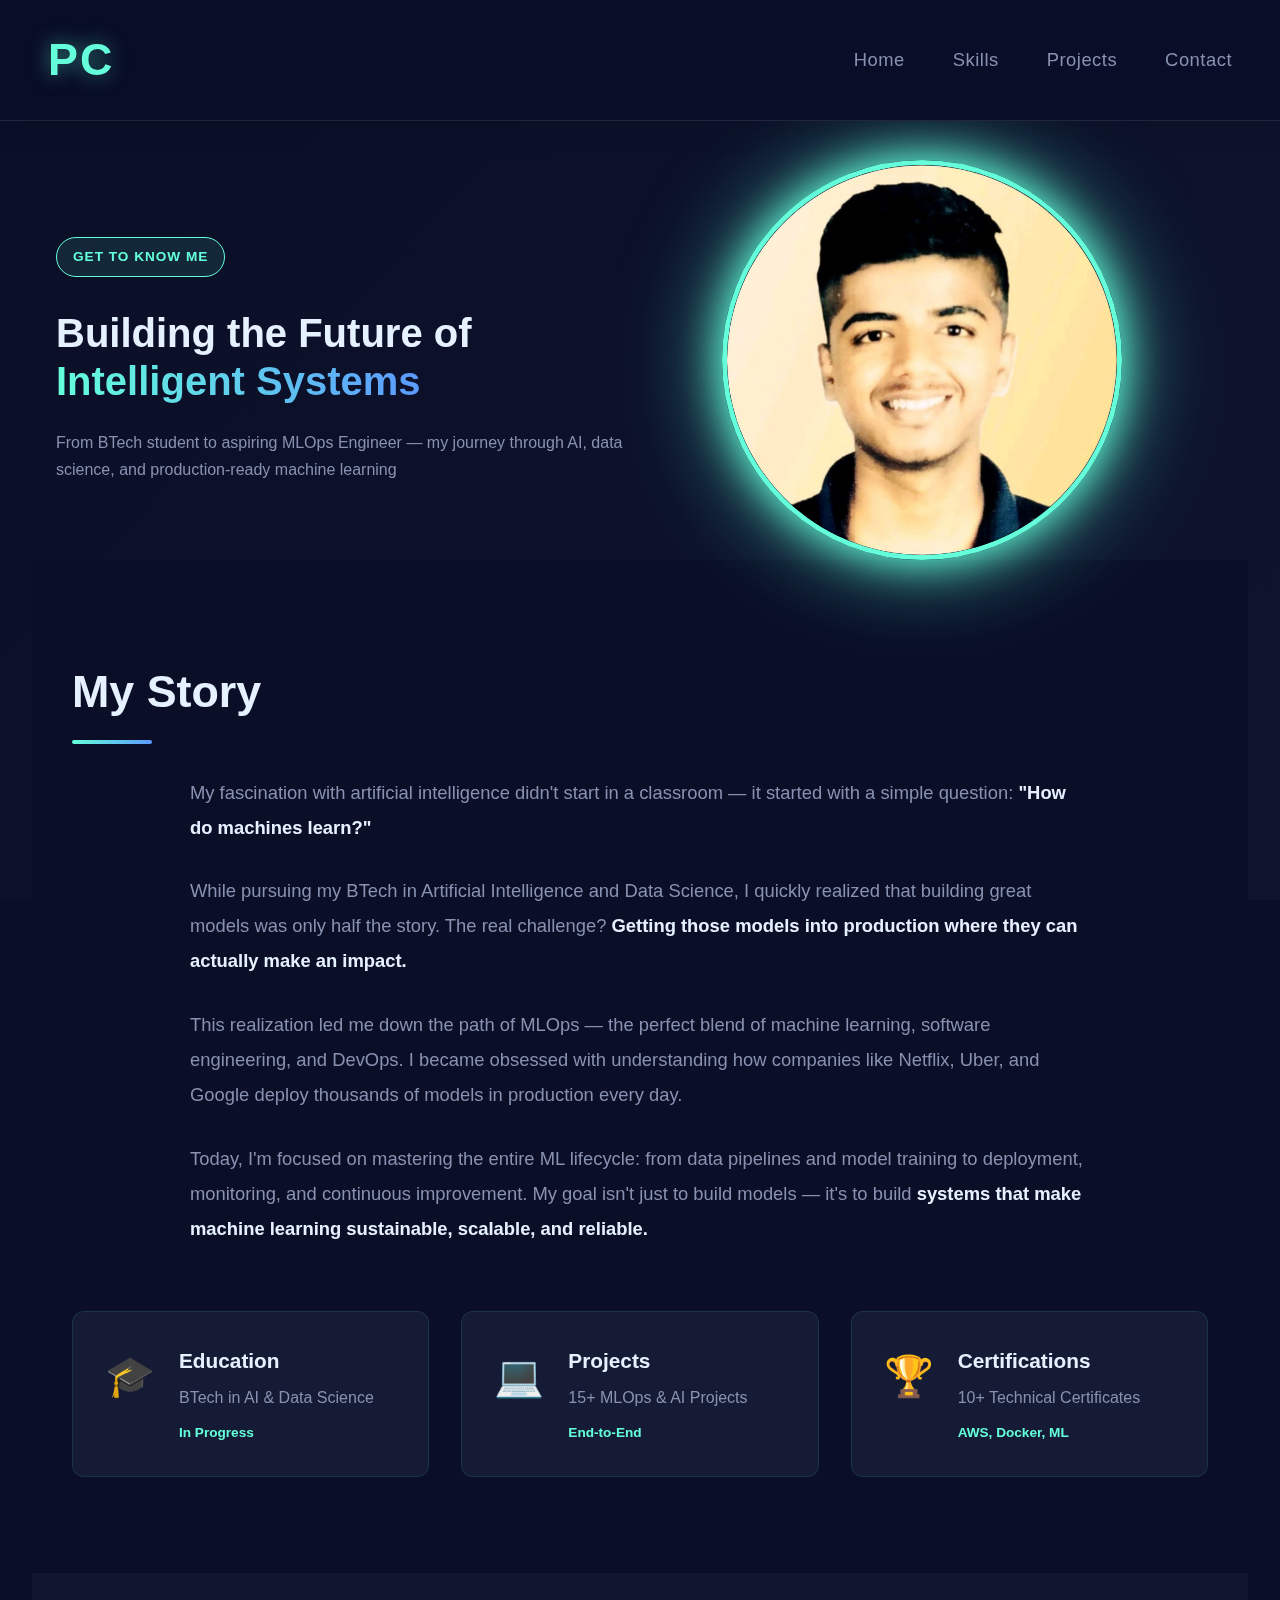
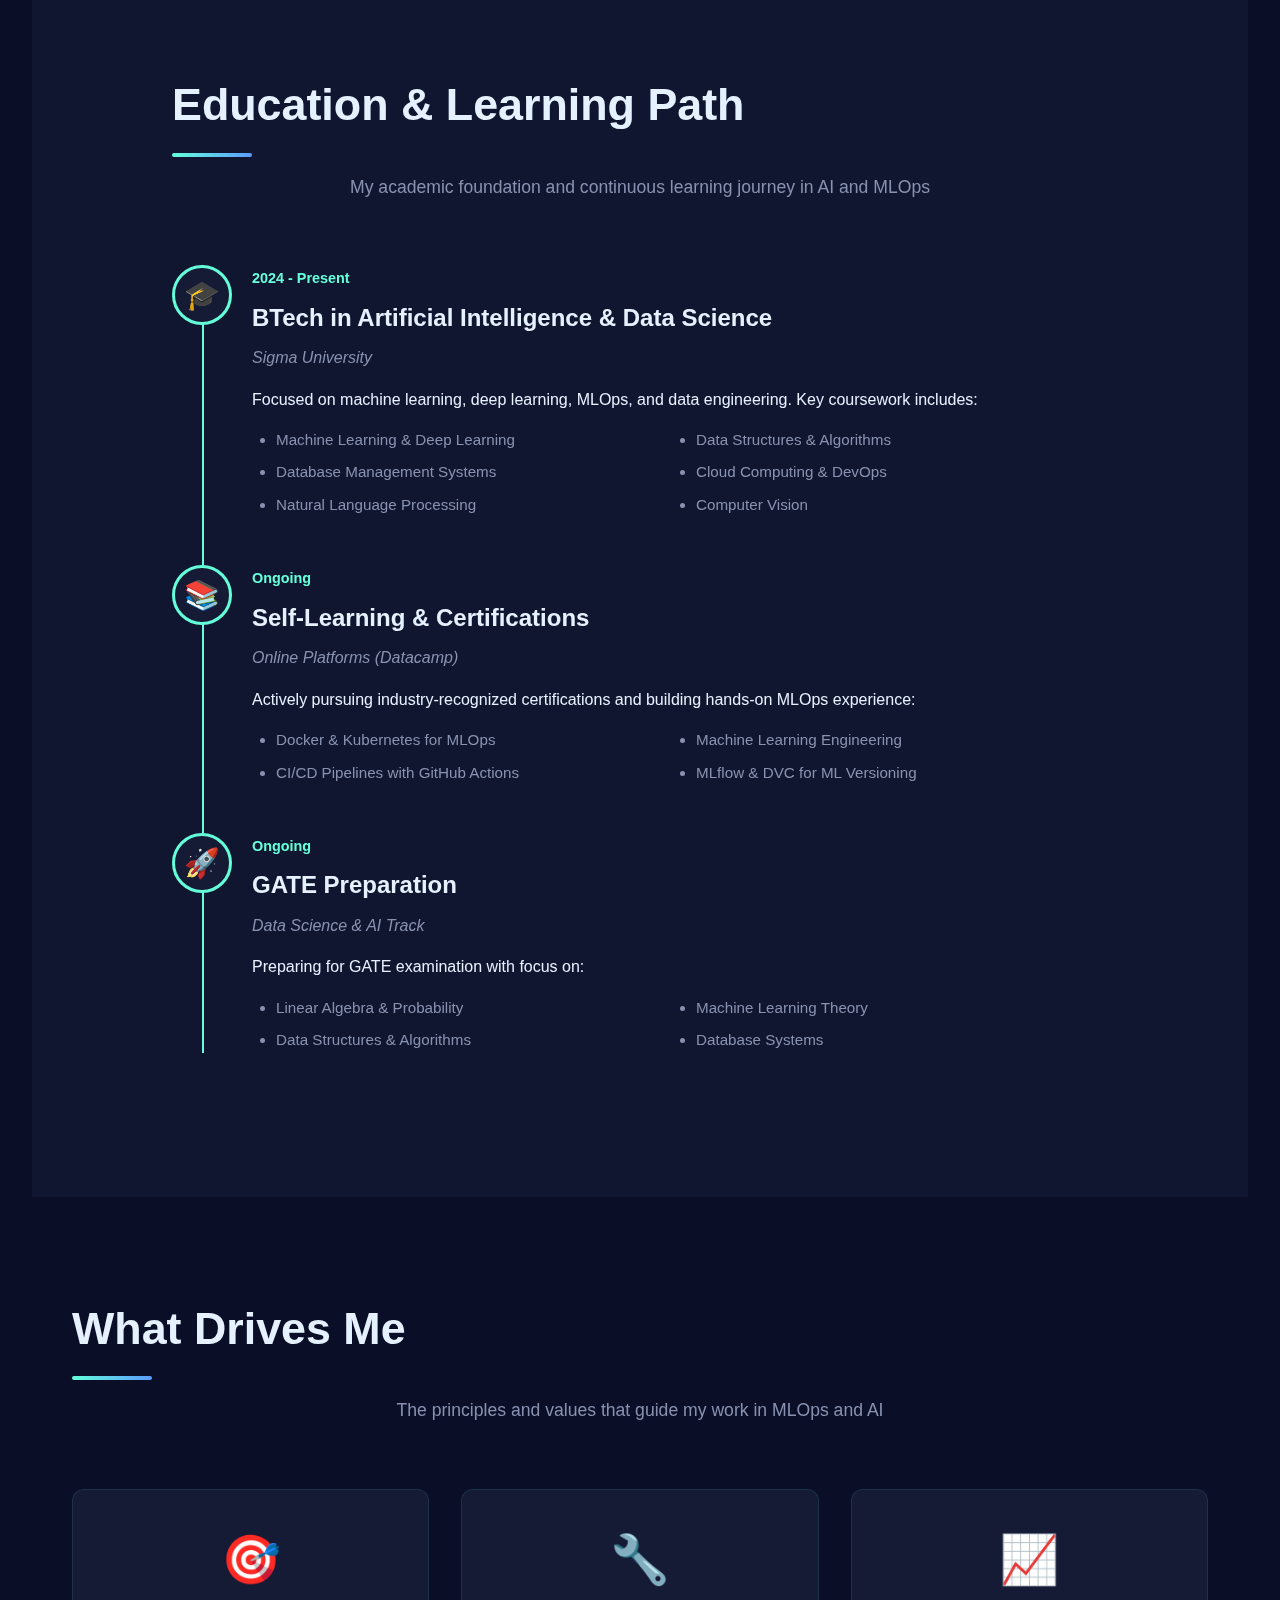
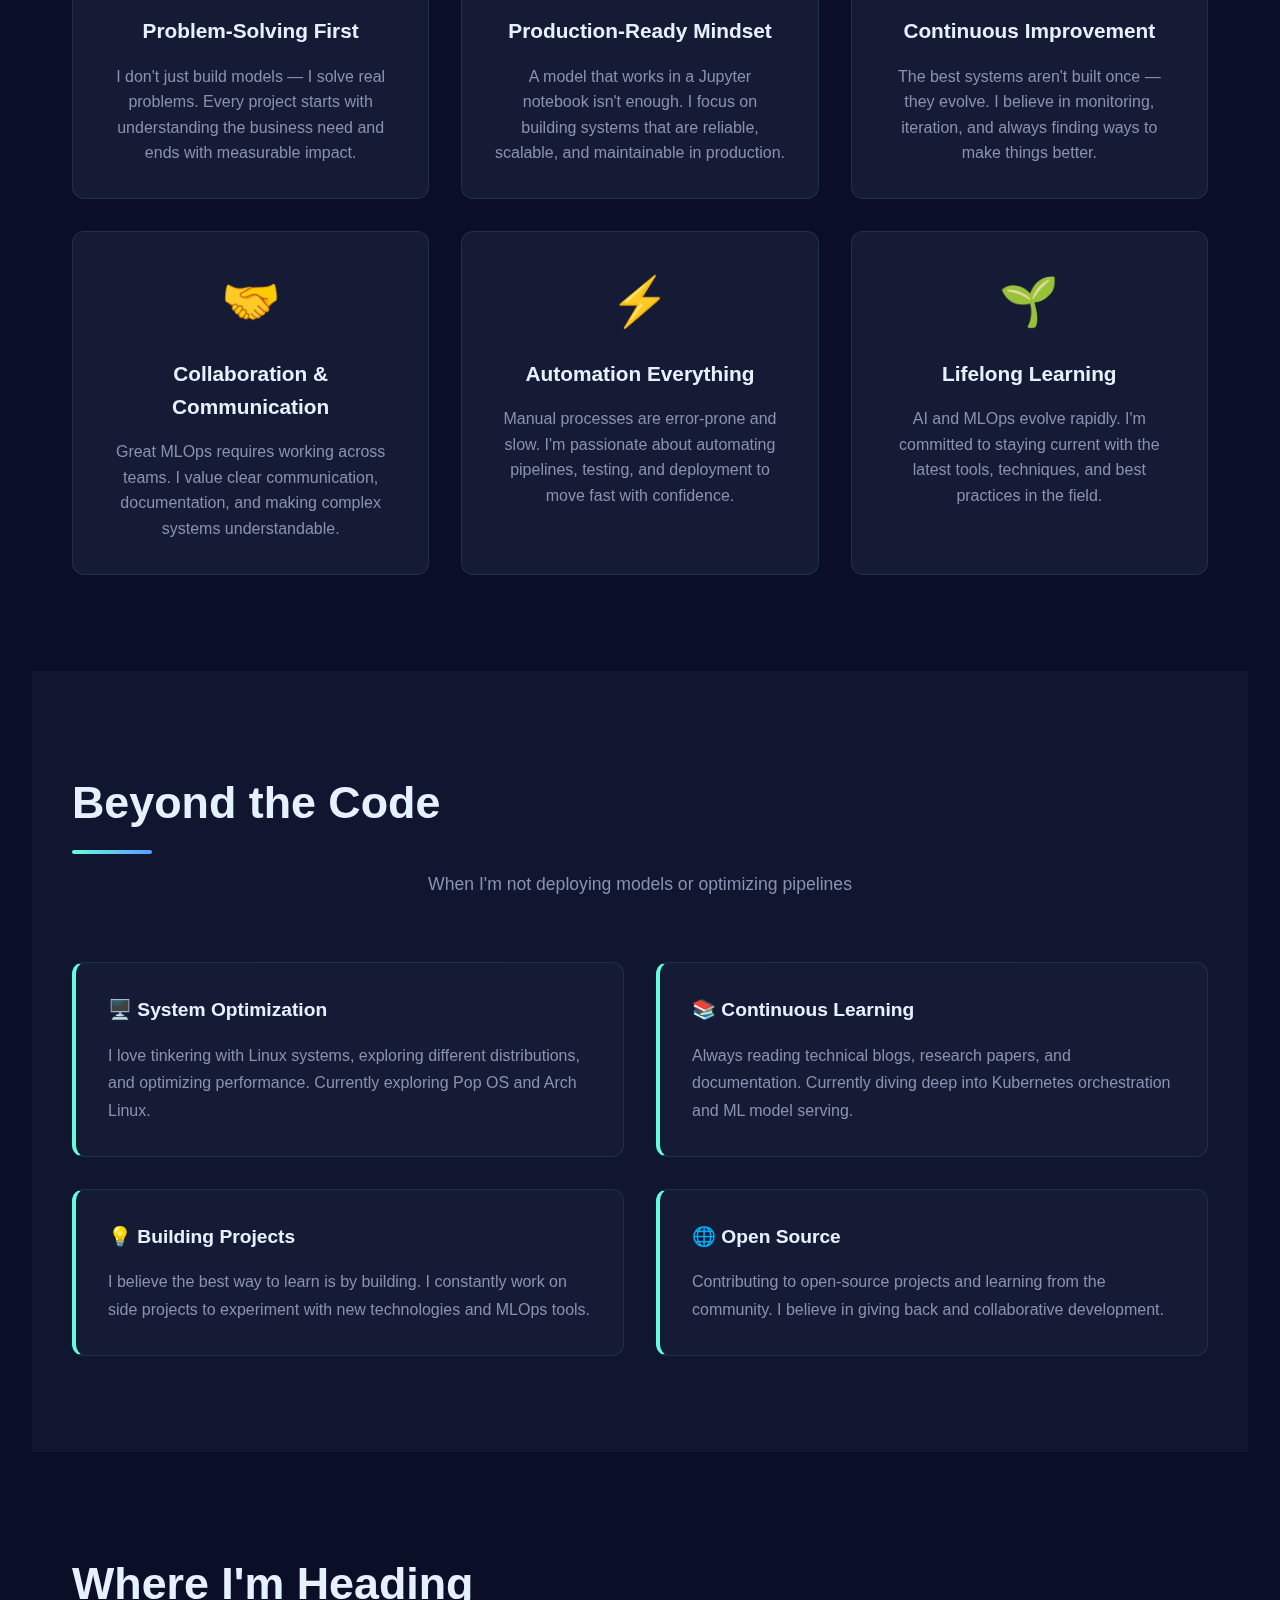
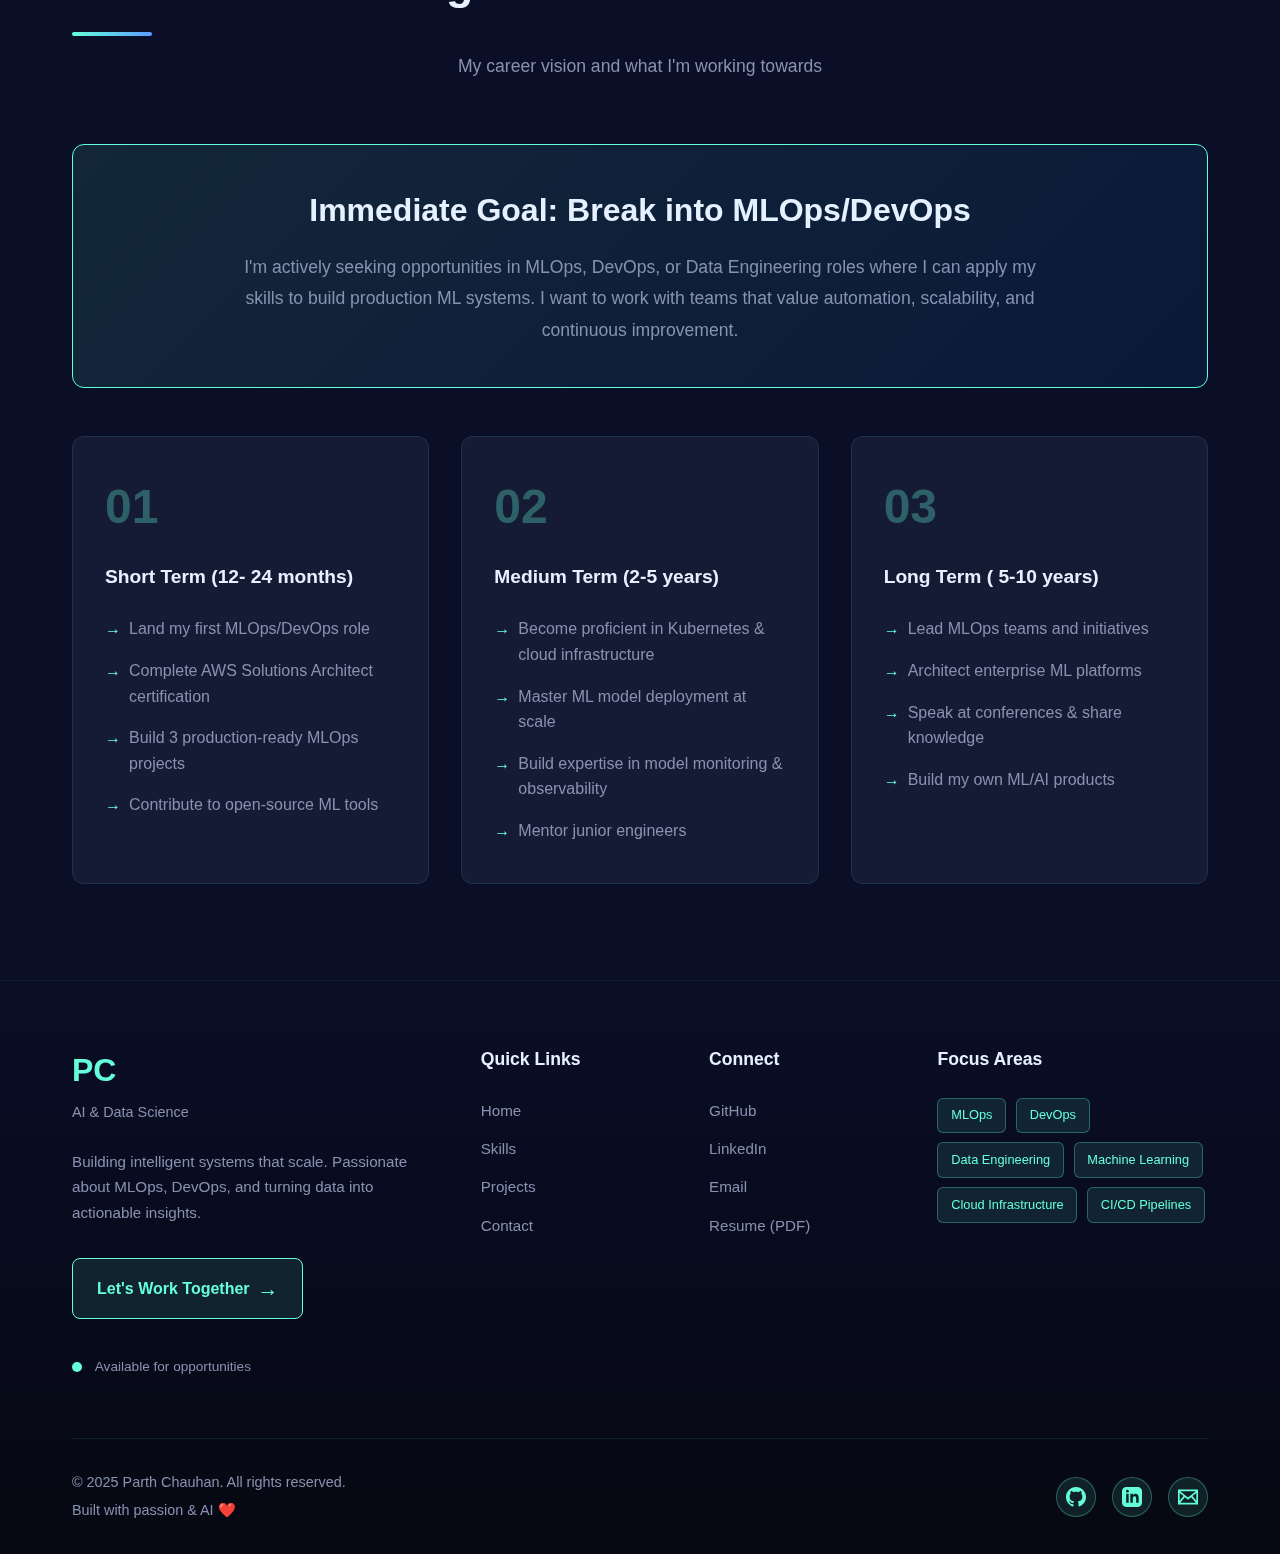
<file: about.html>
<!DOCTYPE html>
<html lang="en">
<head>
    <meta charset="UTF-8">
    <meta name="viewport" content="width=device-width, initial-scale=1.0">
    <title>PC | AI & Data Science Portfolio</title>
    <link rel="stylesheet" href="styles.css">
</head>


<body>
        <!-- Animated Background Particles -->
<div class="particles">
    <span class="particle"></span> <span class="particle"></span> <span class="particle"></span> <span class="particle"></span>
    <span class="particle"></span> <span class="particle"></span> <span class="particle"></span> <span class="particle"></span>
    <span class="particle"></span> <span class="particle"></span> <span class="particle"></span> <span class="particle"></span>
    <span class="particle"></span> <span class="particle"></span> <span class="particle"></span> <span class="particle"></span>
    <span class="particle"></span> <span class="particle"></span> <span class="particle"></span> <span class="particle"></span>
    <span class="particle"></span> <span class="particle"></span> <span class="particle"></span> <span class="particle"></span>
    <span class="particle"></span> <span class="particle"></span> <span class="particle"></span> <span class="particle"></span>
    <span class="particle"></span> <span class="particle"></span> <span class="particle"></span> <span class="particle"></span>
    <span class="particle"></span> <span class="particle"></span> <span class="particle"></span> <span class="particle"></span>
    <span class="particle"></span> <span class="particle"></span> <span class="particle"></span> <span class="particle"></span>
    <span class="particle"></span> <span class="particle"></span> <span class="particle"></span> <span class="particle"></span>
    <span class="particle"></span> <span class="particle"></span> <span class="particle"></span> <span class="particle"></span>
</div>
<header class="site-header">
  <div class="header-container">
    <a href="index.html" class="brand-symbol">PC</a>
    <nav class="main-nav">
      <a href="index.html">Home</a>
      <a href="skills.html">Skills</a>
      <a href="projects.html">Projects</a>
      <a href="contact.html">Contact</a>
    </nav>
    <div class="menu-toggle" id="menuToggle">
      <span></span>
      <span></span>
      <span></span>
    </div>
  </div>
</header>



    <main>
        <!-- About Hero Section -->
        <section class="about-hero">
            <div class="about-hero-container">
                <div class="about-hero-content">
                    <span class="about-tag">Get to Know Me</span>
                    <h1 class="about-hero-title">Building the Future of <span class="gradient-text">Intelligent Systems</span></h1>
                    <p class="about-hero-subtitle">From BTech student to aspiring MLOps Engineer — my journey through AI, data science, and production-ready machine learning</p>
                </div>
                <div class="about-hero-image">
                    <div class="image-wrapper">
                        <img src="images/photo.jpg" alt="Parth Chauhan">
                        <div class="image-glow"></div>
                    </div>
                </div>
            </div>
        </section>

        <!-- My Story -->
        <section class="my-story">
            <div class="story-container">
                <div class="story-content">
                    <h2 class="section-title">My Story</h2>
                    <div class="story-text">
                        <p>My fascination with artificial intelligence didn't start in a classroom — it started with a simple question: <strong>"How do machines learn?"</strong></p>
                        
                        <p>While pursuing my BTech in Artificial Intelligence and Data Science, I quickly realized that building great models was only half the story. The real challenge? <strong>Getting those models into production where they can actually make an impact.</strong></p>
                        
                        <p>This realization led me down the path of MLOps — the perfect blend of machine learning, software engineering, and DevOps. I became obsessed with understanding how companies like Netflix, Uber, and Google deploy thousands of models in production every day.</p>
                        
                        <p>Today, I'm focused on mastering the entire ML lifecycle: from data pipelines and model training to deployment, monitoring, and continuous improvement. My goal isn't just to build models — it's to build <strong>systems that make machine learning sustainable, scalable, and reliable.</strong></p>
                    </div>
                </div>

                <div class="story-stats">
                    <div class="stat-card">
                        <div class="stat-icon">🎓</div>
                        <div class="stat-content">
                            <h3>Education</h3>
                            <p>BTech in AI & Data Science</p>
                            <span class="stat-detail">In Progress</span>
                        </div>
                    </div>
                    <div class="stat-card">
                        <div class="stat-icon">💻</div>
                        <div class="stat-content">
                            <h3>Projects</h3>
                            <p>15+ MLOps & AI Projects</p>
                            <span class="stat-detail">End-to-End</span>
                        </div>
                    </div>
                    <div class="stat-card">
                        <div class="stat-icon">🏆</div>
                        <div class="stat-content">
                            <h3>Certifications</h3>
                            <p>10+ Technical Certificates</p>
                            <span class="stat-detail">AWS, Docker, ML</span>
                        </div>
                    </div>
                </div>
            </div>
        </section>

        <!-- Education Journey -->
        <section class="education-section">
            <div class="education-container">
                <h2 class="section-title">Education & Learning Path</h2>
                <p class="section-subtitle">My academic foundation and continuous learning journey in AI and MLOps</p>
                <div class="education-timeline">
                    <div class="timeline-item">
                        <div class="timeline-icon">🎓</div>
                        <div class="timeline-content">
                            <span class="timeline-date">2024 - Present</span>
                            <h3>BTech in Artificial Intelligence & Data Science</h3>
                            <p class="timeline-institution">Sigma University</p>
                            <div class="timeline-details">
                                <p>Focused on machine learning, deep learning, MLOps, and data engineering. Key coursework includes:</p>
                                <ul class="course-list">
                                    <li>Machine Learning & Deep Learning</li>
                                    <li>Data Structures & Algorithms</li>
                                    <li>Database Management Systems</li>
                                    <li>Cloud Computing & DevOps</li>
                                    <li>Natural Language Processing</li>
                                    <li>Computer Vision</li>
                                </ul>
                            </div>
                        </div>
                    </div>

                    <div class="timeline-item">
                        <div class="timeline-icon">📚</div>
                        <div class="timeline-content">
                            <span class="timeline-date">Ongoing</span>
                            <h3>Self-Learning & Certifications</h3>
                            <p class="timeline-institution">Online Platforms (Datacamp)</p>
                            <div class="timeline-details">
                                <p>Actively pursuing industry-recognized certifications and building hands-on MLOps experience:</p>
                                <ul class="course-list">
                                    <li>Docker & Kubernetes for MLOps</li>
                                    <li>Machine Learning Engineering</li>
                                    <li>CI/CD Pipelines with GitHub Actions</li>
                                    <li>MLflow & DVC for ML Versioning</li>
                                </ul>
                            </div>
                        </div>
                    </div>

                    <div class="timeline-item">
                        <div class="timeline-icon">🚀</div>
                        <div class="timeline-content">
                            <span class="timeline-date">Ongoing</span>
                            <h3>GATE Preparation</h3>
                            <p class="timeline-institution">Data Science & AI Track</p>
                            <div class="timeline-details">
                                <p>Preparing for GATE examination with focus on:</p>
                                <ul class="course-list">
                                    <li>Linear Algebra & Probability</li>
                                    <li>Machine Learning Theory</li>
                                    <li>Data Structures & Algorithms</li>
                                    <li>Database Systems</li>
                                </ul>
                            </div>
                        </div>
                    </div>
                </div>
            </div>
        </section>

        <!-- What Drives Me -->
        <section class="values-section">
            <div class="values-container">
                <h2 class="section-title">What Drives Me</h2>
                <p class="section-subtitle">The principles and values that guide my work in MLOps and AI</p>

                <div class="values-grid">
                    <div class="value-card">
                        <div class="value-icon">🎯</div>
                        <h3>Problem-Solving First</h3>
                        <p>I don't just build models — I solve real problems. Every project starts with understanding the business need and ends with measurable impact.</p>
                    </div>

                    <div class="value-card">
                        <div class="value-icon">🔧</div>
                        <h3>Production-Ready Mindset</h3>
                        <p>A model that works in a Jupyter notebook isn't enough. I focus on building systems that are reliable, scalable, and maintainable in production.</p>
                    </div>

                    <div class="value-card">
                        <div class="value-icon">📈</div>
                        <h3>Continuous Improvement</h3>
                        <p>The best systems aren't built once — they evolve. I believe in monitoring, iteration, and always finding ways to make things better.</p>
                    </div>

                    <div class="value-card">
                        <div class="value-icon">🤝</div>
                        <h3>Collaboration & Communication</h3>
                        <p>Great MLOps requires working across teams. I value clear communication, documentation, and making complex systems understandable.</p>
                    </div>

                    <div class="value-card">
                        <div class="value-icon">⚡</div>
                        <h3>Automation Everything</h3>
                        <p>Manual processes are error-prone and slow. I'm passionate about automating pipelines, testing, and deployment to move fast with confidence.</p>
                    </div>

                    <div class="value-card">
                        <div class="value-icon">🌱</div>
                        <h3>Lifelong Learning</h3>
                        <p>AI and MLOps evolve rapidly. I'm committed to staying current with the latest tools, techniques, and best practices in the field.</p>
                    </div>
                </div>
            </div>
        </section>

        <!-- Beyond the Code -->
        <section class="personal-section">
            <div class="personal-container">
                <h2 class="section-title">Beyond the Code</h2>
                <p class="section-subtitle">When I'm not deploying models or optimizing pipelines</p>

                <div class="personal-content">
                    <div class="personal-interests">
                        <div class="interest-card">
                            <h3>🖥️ System Optimization</h3>
                            <p>I love tinkering with Linux systems, exploring different distributions, and optimizing performance. Currently exploring Pop OS and Arch Linux.</p>
                        </div>

                        <div class="interest-card">
                            <h3>📚 Continuous Learning</h3>
                            <p>Always reading technical blogs, research papers, and documentation. Currently diving deep into Kubernetes orchestration and ML model serving.</p>
                        </div>

                        <div class="interest-card">
                            <h3>💡 Building Projects</h3>
                            <p>I believe the best way to learn is by building. I constantly work on side projects to experiment with new technologies and MLOps tools.</p>
                        </div>

                        <div class="interest-card">
                            <h3>🌐 Open Source</h3>
                            <p>Contributing to open-source projects and learning from the community. I believe in giving back and collaborative development.</p>
                        </div>
                    </div>
                </div>
            </div>
        </section>

        <!-- Career Goals -->
        <section class="goals-section">
            <div class="goals-container">
                <h2 class="section-title">Where I'm Heading</h2>
                <p class="section-subtitle">My career vision and what I'm working towards</p>

                <div class="goals-content">
                    <div class="goal-primary">
                        <h3>Immediate Goal: Break into MLOps/DevOps</h3>
                        <p>I'm actively seeking opportunities in MLOps, DevOps, or Data Engineering roles where I can apply my skills to build production ML systems. I want to work with teams that value automation, scalability, and continuous improvement.</p>
                    </div>

                    <div class="goals-grid">
                        <div class="goal-card">
                            <span class="goal-number">01</span>
                            <h4>Short Term (12- 24  months)</h4>
                            <ul>
                                <li>Land my first MLOps/DevOps role</li>
                                <li>Complete AWS Solutions Architect certification</li>
                                <li>Build 3 production-ready MLOps projects</li>
                                <li>Contribute to open-source ML tools</li>
                            </ul>
                        </div>

                        <div class="goal-card">
                            <span class="goal-number">02</span>
                            <h4>Medium Term (2-5  years)</h4>
                            <ul>
                                <li>Become proficient in Kubernetes & cloud infrastructure</li>
                                <li>Master ML model deployment at scale</li>
                                <li>Build expertise in model monitoring & observability</li>
                                <li>Mentor junior engineers</li>
                            </ul>
                        </div>

                        <div class="goal-card">
                            <span class="goal-number">03</span>
                            <h4>Long Term ( 5-10 years)</h4>
                            <ul>
                                <li>Lead MLOps teams and initiatives</li>
                                <li>Architect enterprise ML platforms</li>
                                <li>Speak at conferences & share knowledge</li>
                                <li>Build my own ML/AI products</li>
                            </ul>
                        </div>
                    </div>
                </div>
            </div>
        </section>

       
    </main>


<footer class="site-footer">
    <div class="footer-container">
        <!-- Footer Main Content -->
        <div class="footer-content">
            <!-- Column 1: Brand & CTA -->
            <div class="footer-col footer-brand">
                <div class="footer-logo">
                    <h3>PC</h3>
                    <span class="logo-subtitle">AI & Data Science</span>
                </div>
                <p class="footer-description">Building intelligent systems that scale. Passionate about MLOps, DevOps, and turning data into actionable insights.</p>
                
                <div class="footer-cta">
                    <a href="contact.html" class="footer-cta-button">
                        <span>Let's Work Together</span>
                        <span class="cta-arrow">→</span>
                    </a>
                </div>

                <div class="footer-availability">
                    <div class="availability-dot"></div>
                    <span>Available for opportunities</span>
                </div>
            </div>

            <!-- Column 2: Quick Links -->
            <div class="footer-col">
                <h4 class="footer-heading">Quick Links</h4>
                <ul class="footer-links">
                    <li><a href="index.html">Home</a></li>
                    <li><a href="skills.html">Skills</a></li>
                    <li><a href="projects.html">Projects</a></li>
                    <li><a href="contact.html">Contact</a></li>
                </ul>
            </div>

            <!-- Column 3: Connect -->
            <div class="footer-col">
                <h4 class="footer-heading">Connect</h4>
                <ul class="footer-links">
                    <li><a href="https://github.com/PARTH-AI-DS20" target="_blank">GitHub</a></li>
                    <li><a href="https://www.linkedin.com/in/parth-chauhan-434437334/" target="_blank">LinkedIn</a></li>
                    <li><a href="mailto:Path.pc77@gmail.com">Email</a></li>
                    <li><a href="resume2.pdf" target="_blank">Resume (PDF)</a></li>
                </ul>
            </div>

            <!-- Column 4: Areas of Focus -->
            <div class="footer-col">
                <h4 class="footer-heading">Focus Areas</h4>
                <ul class="footer-tags">
                    <li>MLOps</li>
                    <li>DevOps</li>
                    <li>Data Engineering</li>
                    <li>Machine Learning</li>
                    <li>Cloud Infrastructure</li>
                    <li>CI/CD Pipelines</li>
                </ul>
            </div>
        </div>

        <!-- Footer Bottom -->
        <div class="footer-bottom">
            <div class="footer-bottom-content">
                <!-- Copyright -->
                <div class="footer-copyright">
                    <p>&copy; 2025 Parth Chauhan. All rights reserved.</p>
                    <p class="footer-note">Built with passion & AI ❤️</p>
                </div>

                <!-- Social Icons -->
                <div class="footer-social">
                    <a href="https://github.com/PARTH-AI-DS20" target="_blank" class="footer-social-link" title="GitHub">
                        <svg viewBox="0 0 24 24" width="20" height="20">
                            <path fill="currentColor" d="M12 0c-6.626 0-12 5.373-12 12 0 5.302 3.438 9.8 8.207 11.387.599.111.793-.261.793-.577v-2.234c-3.338.726-4.033-1.416-4.033-1.416-.546-1.387-1.333-1.756-1.333-1.756-1.089-.745.083-.729.083-.729 1.205.084 1.839 1.237 1.839 1.237 1.07 1.834 2.807 1.304 3.492.997.107-.775.418-1.305.762-1.604-2.665-.305-5.467-1.334-5.467-5.931 0-1.311.469-2.381 1.236-3.221-.124-.303-.535-1.524.117-3.176 0 0 1.008-.322 3.301 1.23.957-.266 1.983-.399 3.003-.404 1.02.005 2.047.138 3.006.404 2.291-1.552 3.297-1.23 3.297-1.23.653 1.653.242 2.874.118 3.176.77.84 1.235 1.911 1.235 3.221 0 4.609-2.807 5.624-5.479 5.921.43.372.823 1.102.823 2.222v3.293c0 .319.192.694.801.576 4.765-1.589 8.199-6.086 8.199-11.386 0-6.627-5.373-12-12-12z"/>
                        </svg>
                    </a>
                    <a href="https://www.linkedin.com/in/parth-chauhan-434437334/" target="_blank" class="footer-social-link" title="LinkedIn">
                        <svg viewBox="0 0 24 24" width="20" height="20">
                            <path fill="currentColor" d="M19 0h-14c-2.761 0-5 2.239-5 5v14c0 2.761 2.239 5 5 5h14c2.762 0 5-2.239 5-5v-14c0-2.761-2.238-5-5-5zm-11 19h-3v-11h3v11zm-1.5-12.268c-.966 0-1.75-.79-1.75-1.764s.784-1.764 1.75-1.764 1.75.79 1.75 1.764-.783 1.764-1.75 1.764zm13.5 12.268h-3v-5.604c0-3.368-4-3.113-4 0v5.604h-3v-11h3v1.765c1.396-2.586 7-2.777 7 2.476v6.759z"/>
                        </svg>
                    </a>
                    <a href="mailto:Path.pc77@gmail.com" class="footer-social-link" title="Email">
                        <svg viewBox="0 0 24 24" width="20" height="20">
                            <path fill="currentColor" d="M0 3v18h24v-18h-24zm6.623 7.929l-4.623 5.712v-9.458l4.623 3.746zm-4.141-5.929h19.035l-9.517 7.713-9.518-7.713zm5.694 7.188l3.824 3.099 3.83-3.104 5.612 6.817h-18.779l5.513-6.812zm9.208-1.264l4.616-3.741v9.348l-4.616-5.607z"/>
                        </svg>
                    </a>
                </div>




                <!-- Back to Top -->
                <button class="back-to-top" id="backToTop" title="Back to top">
                    <svg viewBox="0 0 24 24" width="20" height="20">
                        <path fill="currentColor" d="M7.41 15.41L12 10.83l4.59 4.58L18 14l-6-6-6 6z"/>
                    </svg>
                    <span>Top</span>
                </button>
            </div>
        </div>
    </div>
</footer>

<script>
    const backToTopButton = document.getElementById('backToTop');

    if (backToTopButton) {
        window.addEventListener('scroll', () => {
            if (window.pageYOffset > 300) {
                backToTopButton.style.opacity = '1';
                backToTopButton.style.pointerEvents = 'auto';
            } else {
                backToTopButton.style.opacity = '0';
                backToTopButton.style.pointerEvents = 'none';
            }
        });

        backToTopButton.addEventListener('click', () => {
            window.scrollTo({ top: 0, behavior: 'smooth' });
        });
    }
</script>




</body>
</html>
</file>
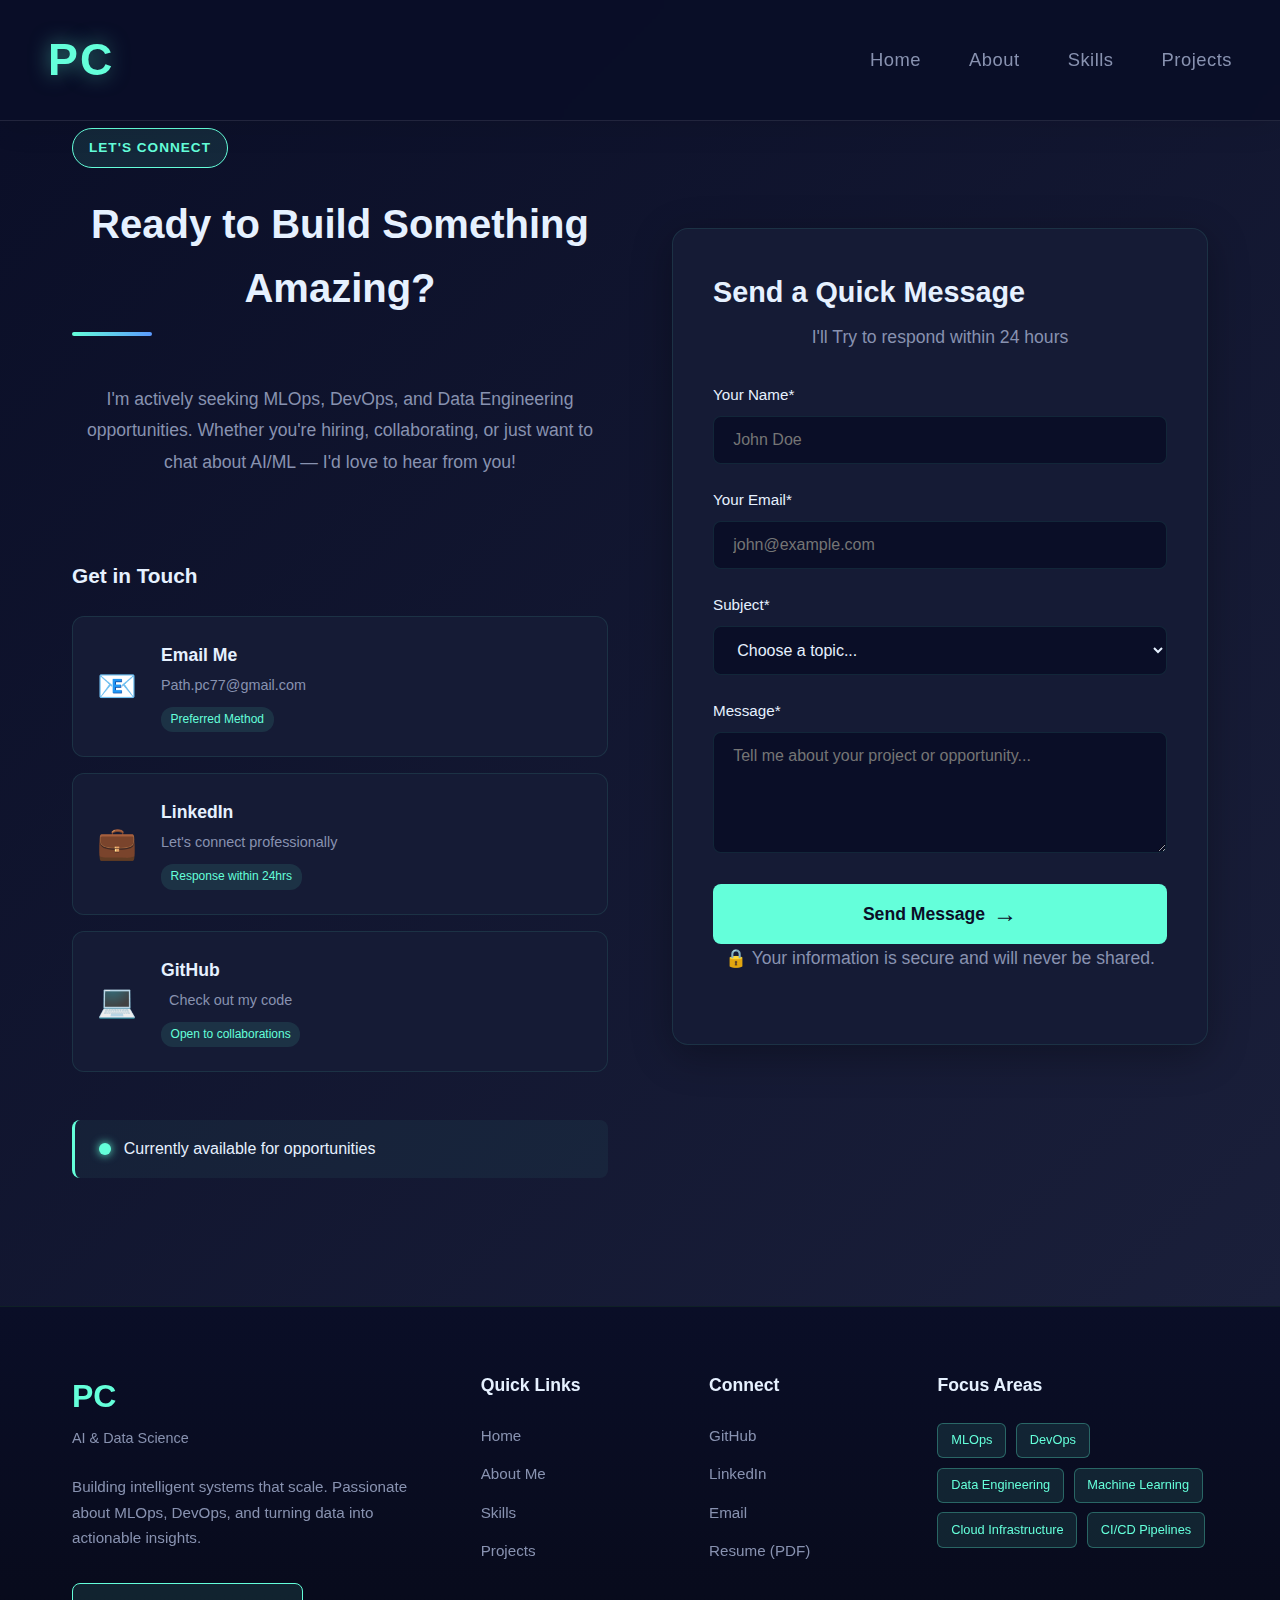
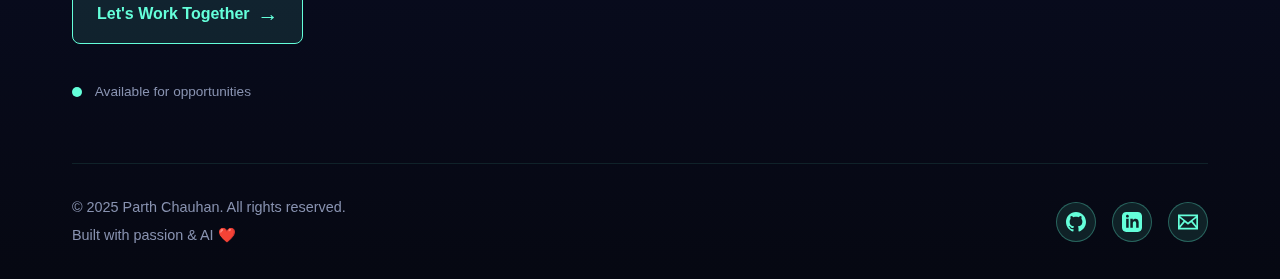
<file: contact.html>
<!DOCTYPE html>
<html lang="en">
<head>
    <meta charset="UTF-8">
    <meta name="viewport" content="width=device-width, initial-scale=1.0">
    <title>PC | AI & Data Science Portfolio</title>
    <link rel="stylesheet" href="styles.css">
</head>


<body>

  <!-- Animated Background Particles -->
<div class="particles">
    <span class="particle"></span> <span class="particle"></span> <span class="particle"></span> <span class="particle"></span>
    <span class="particle"></span> <span class="particle"></span> <span class="particle"></span> <span class="particle"></span>
    <span class="particle"></span> <span class="particle"></span> <span class="particle"></span> <span class="particle"></span>
    <span class="particle"></span> <span class="particle"></span> <span class="particle"></span> <span class="particle"></span>
    <span class="particle"></span> <span class="particle"></span> <span class="particle"></span> <span class="particle"></span>
    <span class="particle"></span> <span class="particle"></span> <span class="particle"></span> <span class="particle"></span>
    <span class="particle"></span> <span class="particle"></span> <span class="particle"></span> <span class="particle"></span>
    <span class="particle"></span> <span class="particle"></span> <span class="particle"></span> <span class="particle"></span>
    <span class="particle"></span> <span class="particle"></span> <span class="particle"></span> <span class="particle"></span>
    <span class="particle"></span> <span class="particle"></span> <span class="particle"></span> <span class="particle"></span>
    <span class="particle"></span> <span class="particle"></span> <span class="particle"></span> <span class="particle"></span>
    <span class="particle"></span> <span class="particle"></span> <span class="particle"></span> <span class="particle"></span>
</div>






    <header class="site-header">
        <div class="header-container">
            <a href="index.html" class="brand-symbol">PC</a>
            <nav class="main-nav">
                <a href="index.html">Home</a>
                <a href="about.html">About</a>
                <a href="skills.html">skills</a>
                <a href="projects.html">Projects</a>
            </nav>
        <div class="menu-toggle" id="menuToggle">
            <span></span>
            <span></span>
            <span></span>
        </div>
    </div>
</header>

<section id="contact" class="content-section contact-section fade-in-section">
  <div class="contact-container">
    <div class="contact-content">
      <div class="contact-left">
        <div class="contact-intro">
          <span class="contact-tag">Let's Connect</span>
          <h2 class="section-title">Ready to Build Something Amazing?</h2>
          <p class="contact-description">
            I'm actively seeking MLOps, DevOps, and Data Engineering opportunities. Whether you're hiring, collaborating, or just want to chat about AI/ML — I'd love to hear from you!
          </p>
        </div>
        <div class="contact-methods">
          <h3 class="methods-title">Get in Touch</h3>
          <div class="method-cards">
            <a href="mailto:Path.pc77@gmail.com" class="method-card">
              <div class="method-icon">📧</div>
              <div class="method-info">
                <h4>Email Me</h4>
                <p>Path.pc77@gmail.com</p>
                <span class="method-tag">Preferred Method</span>
              </div>
            </a>
            <a href="https://www.linkedin.com/in/parth-chauhan-434437334/" target="_blank" class="method-card">
              <div class="method-icon">💼</div>
              <div class="method-info">
                <h4>LinkedIn</h4>
                <p>Let's connect professionally</p>
                <span class="method-tag">Response within 24hrs</span>
              </div>
            </a>
            <a href="https://github.com/PARTH-AI-DS20" target="_blank" class="method-card">
              <div class="method-icon">💻</div>
              <div class="method-info">
                <h4>GitHub</h4>
                <p>Check out my code</p>
                <span class="method-tag">Open to collaborations</span>
              </div>
            </a>
          </div>
        </div>
        <div class="availability-badge">
          <div class="status-dot"></div>
          <span>Currently available for opportunities</span>
        </div>
      </div>
      <div class="contact-right">
        <div class="contact-form-wrapper">
          <h3 class="form-title">Send a Quick Message</h3>
          <p class="form-subtitle">I'll Try to respond within 24 hours</p>
          <form id="contactForm" class="contact-form" novalidate>
            <div class="form-group">
              <label for="name">Your Name*</label>
              <input type="text" id="name" name="name" placeholder="John Doe" required autocomplete="off" />
            </div>
            <div class="form-group">
              <label for="email">Your Email*</label>
              <input type="email" id="email" name="email" placeholder="john@example.com" required autocomplete="off" />
            </div>
            <div class="form-group">
              <label for="subject">Subject*</label>
              <select id="subject" name="subject" required>
                <option value="" disabled selected>Choose a topic...</option>
                <option value="job">Job Opportunity</option>
                <option value="collaboration">Collaboration</option>
                <option value="question">General Question</option>
                <option value="other">Other</option>
              </select>
            </div>
            <div class="form-group">
              <label for="message">Message*</label>
              <textarea id="message" name="message" rows="5" placeholder="Tell me about your project or opportunity..." required></textarea>
            </div>
            <button type="submit" class="submit-button" aria-label="Send Message">
              <span>Send Message</span>
              <span class="button-icon" aria-hidden="true">→</span>
            </button>
            <p class="form-note">🔒 Your information is secure and will never be shared.</p>
          </form>
          <div id="formMessage" role="alert" style="margin-top: 1rem; display:none;"></div>
        </div>
      </div>
    </div>
  </div>
</section>



<footer class="site-footer">
    <div class="footer-container">
        <!-- Footer Main Content -->
        <div class="footer-content">
            <!-- Column 1: Brand & CTA -->
            <div class="footer-col footer-brand">
                <div class="footer-logo">
                    <h3>PC</h3>
                    <span class="logo-subtitle">AI & Data Science</span>
                </div>
                <p class="footer-description">Building intelligent systems that scale. Passionate about MLOps, DevOps, and turning data into actionable insights.</p>
                
                <div class="footer-cta">
                    <a href="contact.html" class="footer-cta-button">
                        <span>Let's Work Together</span>
                        <span class="cta-arrow">→</span>
                    </a>
                </div>

                <div class="footer-availability">
                    <div class="availability-dot"></div>
                    <span>Available for opportunities</span>
                </div>
            </div>

            <!-- Column 2: Quick Links -->
            <div class="footer-col">
                <h4 class="footer-heading">Quick Links</h4>
                <ul class="footer-links">
                    <li><a href="index.html">Home</a></li>
                    <li><a href="about.html">About Me</a></li>
                    <li><a href="skills.html">Skills</a></li>
                    <li><a href="projects.html">Projects</a></li>
                </ul>
            </div>

            <!-- Column 3: Connect -->
            <div class="footer-col">
                <h4 class="footer-heading">Connect</h4>
                <ul class="footer-links">
                    <li><a href="https://github.com/PARTH-AI-DS20" target="_blank">GitHub</a></li>
                    <li><a href="https://www.linkedin.com/in/parth-chauhan-434437334/" target="_blank">LinkedIn</a></li>
                    <li><a href="mailto:Path.pc77@gmail.com">Email</a></li>
                    <li><a href="#" target="_blank">Resume (PDF)</a></li>
                </ul>
            </div>

            <!-- Column 4: Areas of Focus -->
            <div class="footer-col">
                <h4 class="footer-heading">Focus Areas</h4>
                <ul class="footer-tags">
                    <li>MLOps</li>
                    <li>DevOps</li>
                    <li>Data Engineering</li>
                    <li>Machine Learning</li>
                    <li>Cloud Infrastructure</li>
                    <li>CI/CD Pipelines</li>
                </ul>
            </div>
        </div>

        <!-- Footer Bottom -->
        <div class="footer-bottom">
            <div class="footer-bottom-content">
                <!-- Copyright -->
                <div class="footer-copyright">
                    <p>&copy; 2025 Parth Chauhan. All rights reserved.</p>
                    <p class="footer-note">Built with passion & AI ❤️</p>
                </div>

                <!-- Social Icons -->
                <div class="footer-social">
                    <a href="https://github.com/PARTH-AI-DS20" target="_blank" class="footer-social-link" title="GitHub">
                        <svg viewBox="0 0 24 24" width="20" height="20">
                            <path fill="currentColor" d="M12 0c-6.626 0-12 5.373-12 12 0 5.302 3.438 9.8 8.207 11.387.599.111.793-.261.793-.577v-2.234c-3.338.726-4.033-1.416-4.033-1.416-.546-1.387-1.333-1.756-1.333-1.756-1.089-.745.083-.729.083-.729 1.205.084 1.839 1.237 1.839 1.237 1.07 1.834 2.807 1.304 3.492.997.107-.775.418-1.305.762-1.604-2.665-.305-5.467-1.334-5.467-5.931 0-1.311.469-2.381 1.236-3.221-.124-.303-.535-1.524.117-3.176 0 0 1.008-.322 3.301 1.23.957-.266 1.983-.399 3.003-.404 1.02.005 2.047.138 3.006.404 2.291-1.552 3.297-1.23 3.297-1.23.653 1.653.242 2.874.118 3.176.77.84 1.235 1.911 1.235 3.221 0 4.609-2.807 5.624-5.479 5.921.43.372.823 1.102.823 2.222v3.293c0 .319.192.694.801.576 4.765-1.589 8.199-6.086 8.199-11.386 0-6.627-5.373-12-12-12z"/>
                        </svg>
                    </a>
                    <a href="https://www.linkedin.com/in/parth-chauhan-434437334/" target="_blank" class="footer-social-link" title="LinkedIn">
                        <svg viewBox="0 0 24 24" width="20" height="20">
                            <path fill="currentColor" d="M19 0h-14c-2.761 0-5 2.239-5 5v14c0 2.761 2.239 5 5 5h14c2.762 0 5-2.239 5-5v-14c0-2.761-2.238-5-5-5zm-11 19h-3v-11h3v11zm-1.5-12.268c-.966 0-1.75-.79-1.75-1.764s.784-1.764 1.75-1.764 1.75.79 1.75 1.764-.783 1.764-1.75 1.764zm13.5 12.268h-3v-5.604c0-3.368-4-3.113-4 0v5.604h-3v-11h3v1.765c1.396-2.586 7-2.777 7 2.476v6.759z"/>
                        </svg>
                    </a>
                    <a href="mailto:Path.pc77@gmail.com" class="footer-social-link" title="Email">
                        <svg viewBox="0 0 24 24" width="20" height="20">
                            <path fill="currentColor" d="M0 3v18h24v-18h-24zm6.623 7.929l-4.623 5.712v-9.458l4.623 3.746zm-4.141-5.929h19.035l-9.517 7.713-9.518-7.713zm5.694 7.188l3.824 3.099 3.83-3.104 5.612 6.817h-18.779l5.513-6.812zm9.208-1.264l4.616-3.741v9.348l-4.616-5.607z"/>
                        </svg>
                    </a>
                </div>

                <!-- Back to Top -->
                <button class="back-to-top" id="backToTop" title="Back to top">
                    <svg viewBox="0 0 24 24" width="20" height="20">
                        <path fill="currentColor" d="M7.41 15.41L12 10.83l4.59 4.58L18 14l-6-6-6 6z"/>
                    </svg>
                    <span>Top</span>
                </button>
            </div>
        </div>
    </div>
</footer>

<script>
    const backToTopButton = document.getElementById('backToTop');

    if (backToTopButton) {
        window.addEventListener('scroll', () => {
            if (window.pageYOffset > 300) {
                backToTopButton.style.opacity = '1';
                backToTopButton.style.pointerEvents = 'auto';
            } else {
                backToTopButton.style.opacity = '0';
                backToTopButton.style.pointerEvents = 'none';
            }
        });

        backToTopButton.addEventListener('click', () => {
            window.scrollTo({ top: 0, behavior: 'smooth' });
        });
    }
</script>


</body>
</file>
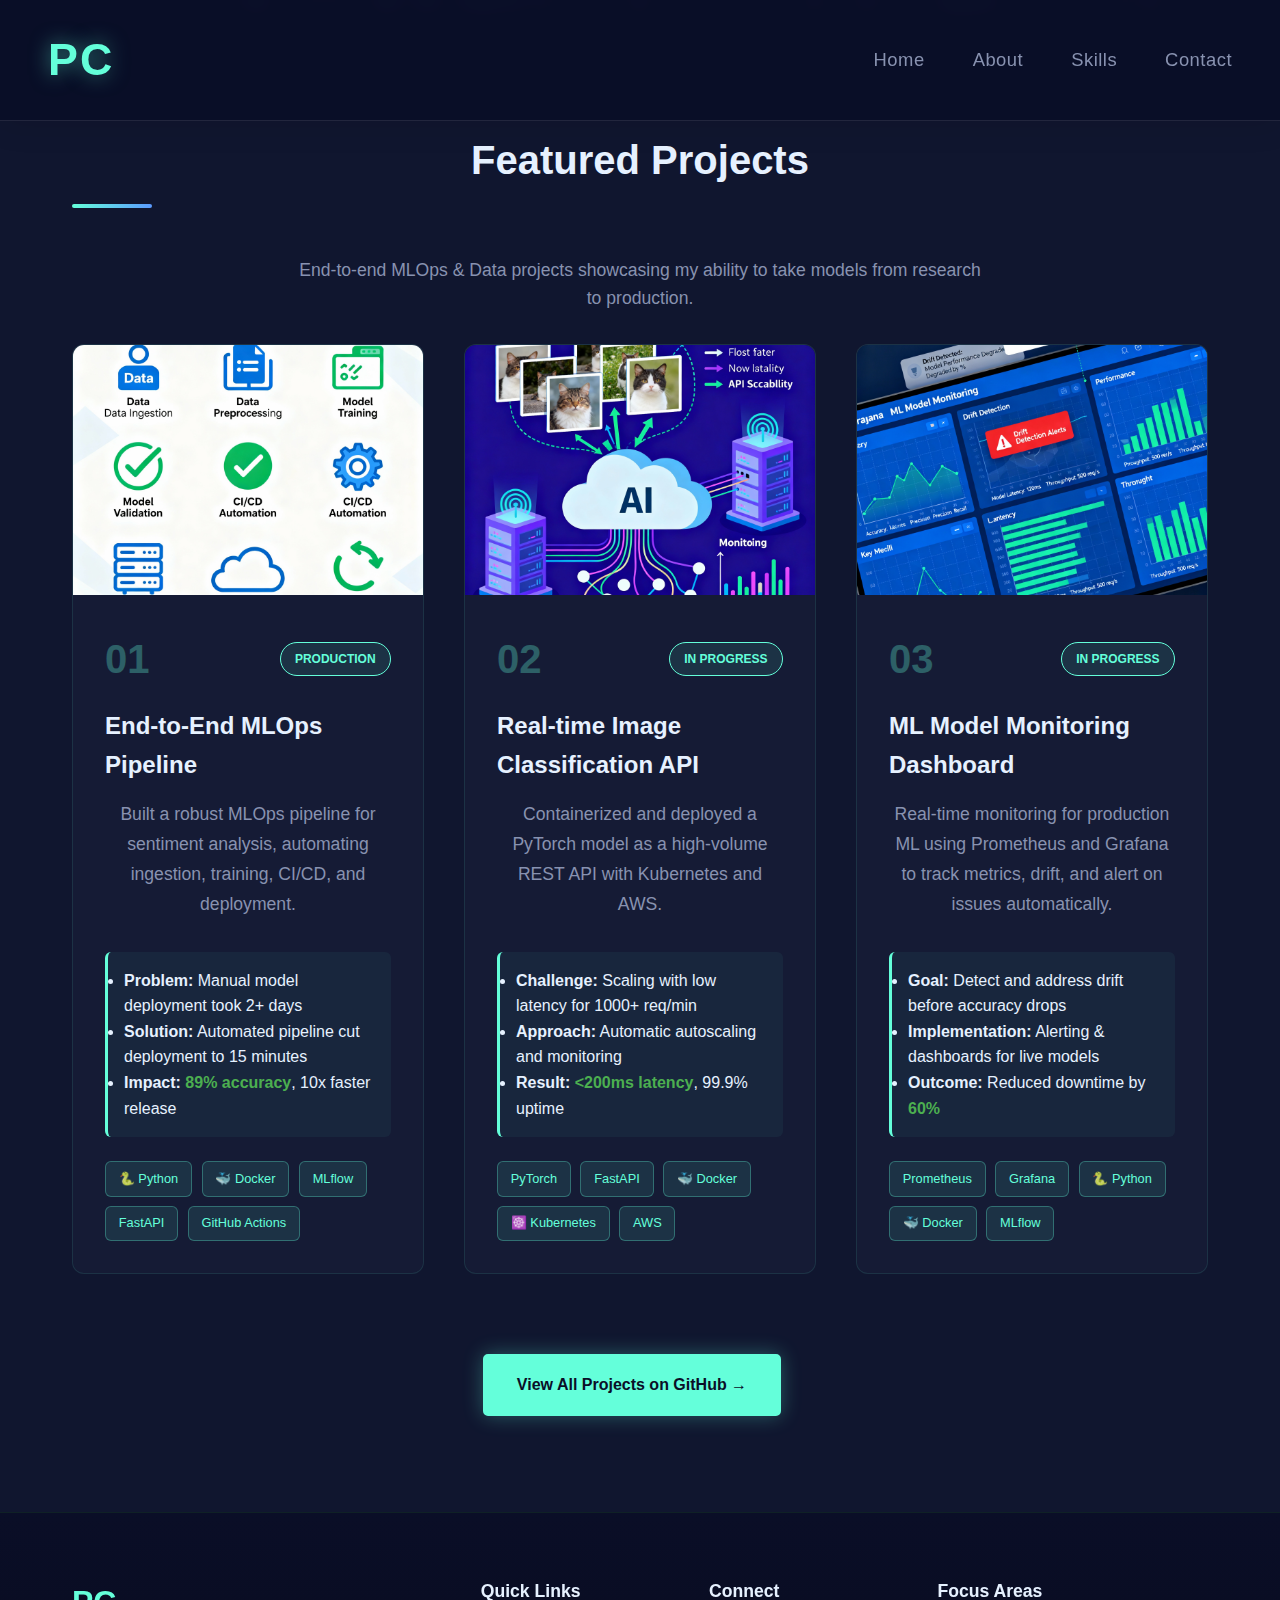
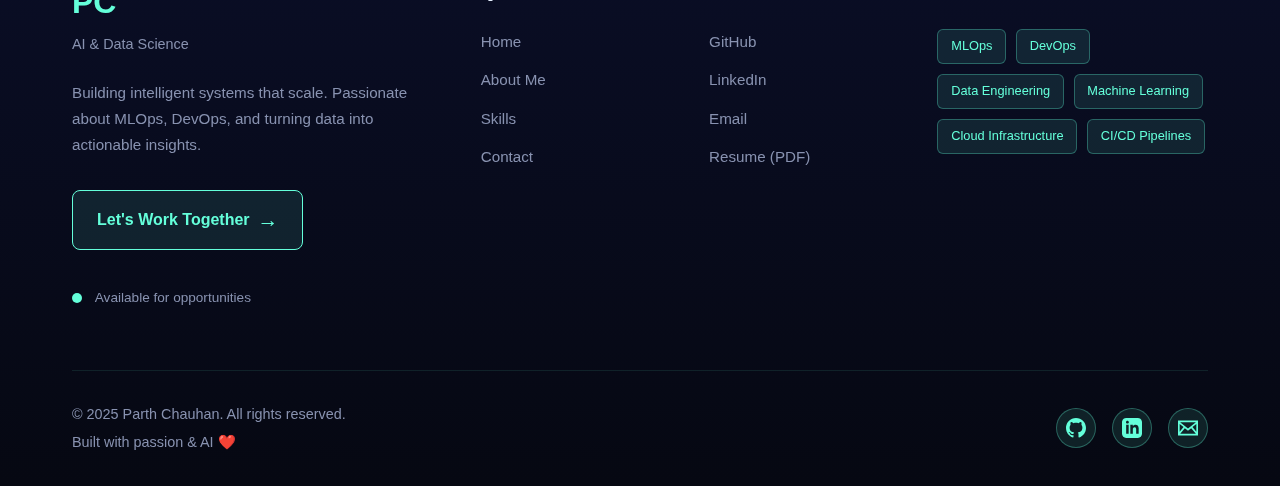
<file: projects.html>
<!DOCTYPE html>
<html lang="en">
<head>
    <meta charset="UTF-8">
    <meta name="viewport" content="width=device-width, initial-scale=1.0">
    <title>PC | AI & Data Science Portfolio</title>
    <link rel="stylesheet" href="styles.css">
</head>

<body>

  <!-- Animated Background Particles -->
<div class="particles">
    <span class="particle"></span> <span class="particle"></span> <span class="particle"></span> <span class="particle"></span>
    <span class="particle"></span> <span class="particle"></span> <span class="particle"></span> <span class="particle"></span>
    <span class="particle"></span> <span class="particle"></span> <span class="particle"></span> <span class="particle"></span>
    <span class="particle"></span> <span class="particle"></span> <span class="particle"></span> <span class="particle"></span>
    <span class="particle"></span> <span class="particle"></span> <span class="particle"></span> <span class="particle"></span>
    <span class="particle"></span> <span class="particle"></span> <span class="particle"></span> <span class="particle"></span>
    <span class="particle"></span> <span class="particle"></span> <span class="particle"></span> <span class="particle"></span>
    <span class="particle"></span> <span class="particle"></span> <span class="particle"></span> <span class="particle"></span>
    <span class="particle"></span> <span class="particle"></span> <span class="particle"></span> <span class="particle"></span>
    <span class="particle"></span> <span class="particle"></span> <span class="particle"></span> <span class="particle"></span>
    <span class="particle"></span> <span class="particle"></span> <span class="particle"></span> <span class="particle"></span>
    <span class="particle"></span> <span class="particle"></span> <span class="particle"></span> <span class="particle"></span>
</div>




    <header class="site-header">
        <div class="header-container">
            <a href="index.html" class="brand-symbol">PC</a>
            <nav class="main-nav">
                <a href="index.html">Home</a>
                <a href="about.html">About</a>
                <a href="skills.html">skills</a>
                <a href="contact.html">Contact</a>
                </nav>
        <div class="menu-toggle" id="menuToggle">
            <span></span>
            <span></span>
            <span></span>
        </div>
    </div>
</header>
<section id="projects" class="content-section projects-section fade-in-section">
  <div class="projects-container">
    <h2 class="section-title">Featured Projects</h2>
    <p class="section-subtitle">
      End-to-end MLOps & Data projects showcasing my ability to take models from research to production.
    </p>

<div class="project-grid">
  <!-- Project 1 -->
  <article class="project-card">
    <div class="project-image">
      <img src="images/project-1.jpg" alt="End-to-End MLOps Pipeline architecture diagram and workflow" />
      <div class="project-overlay">
        <div class="project-links">
          <a href="https://github.com/PARTH-AI-DS20/End-to-End-MLOps-Pipeline" target="_blank" rel="noopener noreferrer" class="project-link" title="View Project 1 Code on GitHub">
            <span>📂 Code</span>
          </a>
          <a href="https://demo-link.com" target="_blank" rel="noopener noreferrer" class="project-link" title="Live Demo of Project 1">
            <span>🚀 Live Demo</span>
          </a>
        </div>
      </div>
    </div>
    <div class="project-content">
      <div class="project-header">
        <span class="project-number">01</span>
        <span class="project-status">Production</span>
      </div>
      <h3 class="project-title">End-to-End MLOps Pipeline</h3>
      <p class="project-description">
        Built a robust MLOps pipeline for sentiment analysis, automating ingestion, training, CI/CD, and deployment.
      </p>
      <ul class="project-highlights">
        <li><strong>Problem:</strong> Manual model deployment took 2+ days</li>
        <li><strong>Solution:</strong> Automated pipeline cut deployment to 15 minutes</li>
        <li><strong>Impact:</strong> <span style="color:#4CAF50; font-weight:bold;">89% accuracy</span>, 10x faster release</li>
      </ul>
      <div class="project-tech" aria-label="Technologies used in Project 1">
        <span>🐍 Python</span>
        <span>🐳 Docker</span>
        <span>MLflow</span>
        <span>FastAPI</span>
        <span>GitHub Actions</span>
      </div>
      <!-- Optional video demo embed -->
      <!-- <video width="300" controls>
        <source src="project1-demo.mp4" type="video/mp4" />
        Your browser does not support the video tag.
      </video> -->
    </div>
  </article>

  <!-- Project 2 -->
  <article class="project-card">
    <div class="project-image">
      <img src="images/project-2.jpg" alt="Real-time ML model serving infrastructure illustration" />
      <div class="project-overlay">
        <div class="project-links">
          <a href="https://github.com/PARTH-AI-DS20/Real-time-Image-Classification-API" target="_blank" rel="noopener noreferrer" class="project-link" title="View Project 2 Code on GitHub">
            <span>📂 Code</span>
          </a>
          <a href="https://demo-link.com" target="_blank" rel="noopener noreferrer" class="project-link" title="Live Demo of Project 2">
            <span>🚀 Live Demo</span>
          </a>
        </div>
      </div>
    </div>
    <div class="project-content">
      <div class="project-header">
        <span class="project-number">02</span>
        <span class="project-status">In Progress</span>
      </div>
      <h3 class="project-title">Real-time Image Classification API</h3>
      <p class="project-description">
        Containerized and deployed a PyTorch model as a high-volume REST API with Kubernetes and AWS.
      </p>
      <ul class="project-highlights">
        <li><strong>Challenge:</strong> Scaling with low latency for 1000+ req/min</li>
        <li><strong>Approach:</strong> Automatic autoscaling and monitoring</li>
        <li><strong>Result:</strong> <span style="color:#4CAF50; font-weight:bold;">&lt;200ms latency</span>, 99.9% uptime</li>
      </ul>
      <div class="project-tech" aria-label="Technologies used in Project 2">
        <span>PyTorch</span>
        <span>FastAPI</span>
        <span>🐳 Docker</span>
        <span>☸️ Kubernetes</span>
        <span>AWS</span>
      </div>
      <!-- Optional video demo embed -->
      <!-- <video width="300" controls>
        <source src="project2-demo.mp4" type="video/mp4" />
        Your browser does not support the video tag.
      </video> -->
    </div>
  </article>

  <!-- Project 3 -->
  <article class="project-card">
    <div class="project-image">
      <img src="images/project-3.png" alt="ML monitoring dashboard displaying metrics and alerts" />
      <div class="project-overlay">
        <div class="project-links">
          <a href="https://github.com/PARTH-AI-DS20/ML-Model-Monitoring-Dashboard" target="_blank" rel="noopener noreferrer" class="project-link" title="View Project 3 Code on GitHub">
            <span>📂 Code</span>
          </a>
          <a href="https://demo-link.com" target="_blank" rel="noopener noreferrer" class="project-link" title="Live Demo of Project 3">
            <span>🚀 Live Demo</span>
          </a>
        </div>
      </div>
    </div>
    <div class="project-content">
      <div class="project-header">
        <span class="project-number">03</span>
        <span class="project-status">In Progress</span>
      </div>
      <h3 class="project-title">ML Model Monitoring Dashboard</h3>
      <p class="project-description">
        Real-time monitoring for production ML using Prometheus and Grafana to track metrics, drift, and alert on issues automatically.
      </p>
      <ul class="project-highlights">
        <li><strong>Goal:</strong> Detect and address drift before accuracy drops</li>
        <li><strong>Implementation:</strong> Alerting & dashboards for live models</li>
        <li><strong>Outcome:</strong> Reduced downtime by <span style="color:#4CAF50; font-weight:bold;">60%</span></li>
      </ul>
      <div class="project-tech" aria-label="Technologies used in Project 3">
        <span>Prometheus</span>
        <span>Grafana</span>
        <span>🐍 Python</span>
        <span>🐳 Docker</span>
        <span>MLflow</span>
      </div>
      <!-- Optional video demo embed -->
      <!-- <video width="300" controls>
        <source src="project3-demo.mp4" type="video/mp4" />
        Your browser does not support the video tag.
      </video> -->
    </div>
  </article>
</div>

    <!-- Clear call to action for your full repo -->

        <!-- View All Projects Button -->
        <div class="projects-cta">
            <a href="https://github.com/PARTH-AI-DS20" target="_blank" class="cta-button primary">View All Projects on GitHub →</a>
        </div>
  </div>
</section>

<footer class="site-footer">
    <div class="footer-container">
        <!-- Footer Main Content -->
        <div class="footer-content">
            <!-- Column 1: Brand & CTA -->
            <div class="footer-col footer-brand">
                <div class="footer-logo">
                    <h3>PC</h3>
                    <span class="logo-subtitle">AI & Data Science</span>
                </div>
                <p class="footer-description">Building intelligent systems that scale. Passionate about MLOps, DevOps, and turning data into actionable insights.</p>
                
                <div class="footer-cta">
                    <a href="contact.html" class="footer-cta-button">
                        <span>Let's Work Together</span>
                        <span class="cta-arrow">→</span>
                    </a>
                </div>

                <div class="footer-availability">
                    <div class="availability-dot"></div>
                    <span>Available for opportunities</span>
                </div>
            </div>

            <!-- Column 2: Quick Links -->
            <div class="footer-col">
                <h4 class="footer-heading">Quick Links</h4>
                <ul class="footer-links">
                    <li><a href="index.html">Home</a></li>
                    <li><a href="about.html">About Me</a></li>
                    <li><a href="skills.html">Skills</a></li>
                    <li><a href="contact.html">Contact</a></li>
                </ul>
            </div>

            <!-- Column 3: Connect -->
            <div class="footer-col">
                <h4 class="footer-heading">Connect</h4>
                <ul class="footer-links">
                    <li><a href="https://github.com/PARTH-AI-DS20" target="_blank">GitHub</a></li>
                    <li><a href="https://www.linkedin.com/in/parth-chauhan-434437334/" target="_blank">LinkedIn</a></li>
                    <li><a href="mailto:Path.pc77@gmail.com">Email</a></li>
                    <li><a href="#" target="_blank">Resume (PDF)</a></li>
                </ul>
            </div>

            <!-- Column 4: Areas of Focus -->
            <div class="footer-col">
                <h4 class="footer-heading">Focus Areas</h4>
                <ul class="footer-tags">
                    <li>MLOps</li>
                    <li>DevOps</li>
                    <li>Data Engineering</li>
                    <li>Machine Learning</li>
                    <li>Cloud Infrastructure</li>
                    <li>CI/CD Pipelines</li>
                </ul>
            </div>
        </div>

        <!-- Footer Bottom -->
        <div class="footer-bottom">
            <div class="footer-bottom-content">
                <!-- Copyright -->
                <div class="footer-copyright">
                    <p>&copy; 2025 Parth Chauhan. All rights reserved.</p>
                    <p class="footer-note">Built with passion & AI ❤️</p>
                </div>

                <!-- Social Icons -->
                <div class="footer-social">
                    <a href="https://github.com/PARTH-AI-DS20" target="_blank" class="footer-social-link" title="GitHub">
                        <svg viewBox="0 0 24 24" width="20" height="20">
                            <path fill="currentColor" d="M12 0c-6.626 0-12 5.373-12 12 0 5.302 3.438 9.8 8.207 11.387.599.111.793-.261.793-.577v-2.234c-3.338.726-4.033-1.416-4.033-1.416-.546-1.387-1.333-1.756-1.333-1.756-1.089-.745.083-.729.083-.729 1.205.084 1.839 1.237 1.839 1.237 1.07 1.834 2.807 1.304 3.492.997.107-.775.418-1.305.762-1.604-2.665-.305-5.467-1.334-5.467-5.931 0-1.311.469-2.381 1.236-3.221-.124-.303-.535-1.524.117-3.176 0 0 1.008-.322 3.301 1.23.957-.266 1.983-.399 3.003-.404 1.02.005 2.047.138 3.006.404 2.291-1.552 3.297-1.23 3.297-1.23.653 1.653.242 2.874.118 3.176.77.84 1.235 1.911 1.235 3.221 0 4.609-2.807 5.624-5.479 5.921.43.372.823 1.102.823 2.222v3.293c0 .319.192.694.801.576 4.765-1.589 8.199-6.086 8.199-11.386 0-6.627-5.373-12-12-12z"/>
                        </svg>
                    </a>
                    <a href="https://www.linkedin.com/in/parth-chauhan-434437334/" target="_blank" class="footer-social-link" title="LinkedIn">
                        <svg viewBox="0 0 24 24" width="20" height="20">
                            <path fill="currentColor" d="M19 0h-14c-2.761 0-5 2.239-5 5v14c0 2.761 2.239 5 5 5h14c2.762 0 5-2.239 5-5v-14c0-2.761-2.238-5-5-5zm-11 19h-3v-11h3v11zm-1.5-12.268c-.966 0-1.75-.79-1.75-1.764s.784-1.764 1.75-1.764 1.75.79 1.75 1.764-.783 1.764-1.75 1.764zm13.5 12.268h-3v-5.604c0-3.368-4-3.113-4 0v5.604h-3v-11h3v1.765c1.396-2.586 7-2.777 7 2.476v6.759z"/>
                        </svg>
                    </a>
                    <a href="mailto:Path.pc77@gmail.com" class="footer-social-link" title="Email">
                        <svg viewBox="0 0 24 24" width="20" height="20">
                            <path fill="currentColor" d="M0 3v18h24v-18h-24zm6.623 7.929l-4.623 5.712v-9.458l4.623 3.746zm-4.141-5.929h19.035l-9.517 7.713-9.518-7.713zm5.694 7.188l3.824 3.099 3.83-3.104 5.612 6.817h-18.779l5.513-6.812zm9.208-1.264l4.616-3.741v9.348l-4.616-5.607z"/>
                        </svg>
                    </a>
                </div>

                <!-- Back to Top -->
                <button class="back-to-top" id="backToTop" title="Back to top">
                    <svg viewBox="0 0 24 24" width="20" height="20">
                        <path fill="currentColor" d="M7.41 15.41L12 10.83l4.59 4.58L18 14l-6-6-6 6z"/>
                    </svg>
                    <span>Top</span>
                </button>
            </div>
        </div>
    </div>
</footer>




<script>
    const backToTopButton = document.getElementById('backToTop');

    if (backToTopButton) {
        window.addEventListener('scroll', () => {
            if (window.pageYOffset > 300) {
                backToTopButton.style.opacity = '1';
                backToTopButton.style.pointerEvents = 'auto';
            } else {
                backToTopButton.style.opacity = '0';
                backToTopButton.style.pointerEvents = 'none';
            }
        });

        backToTopButton.addEventListener('click', () => {
            window.scrollTo({ top: 0, behavior: 'smooth' });
        });
    }
</script>



</body>
</file>
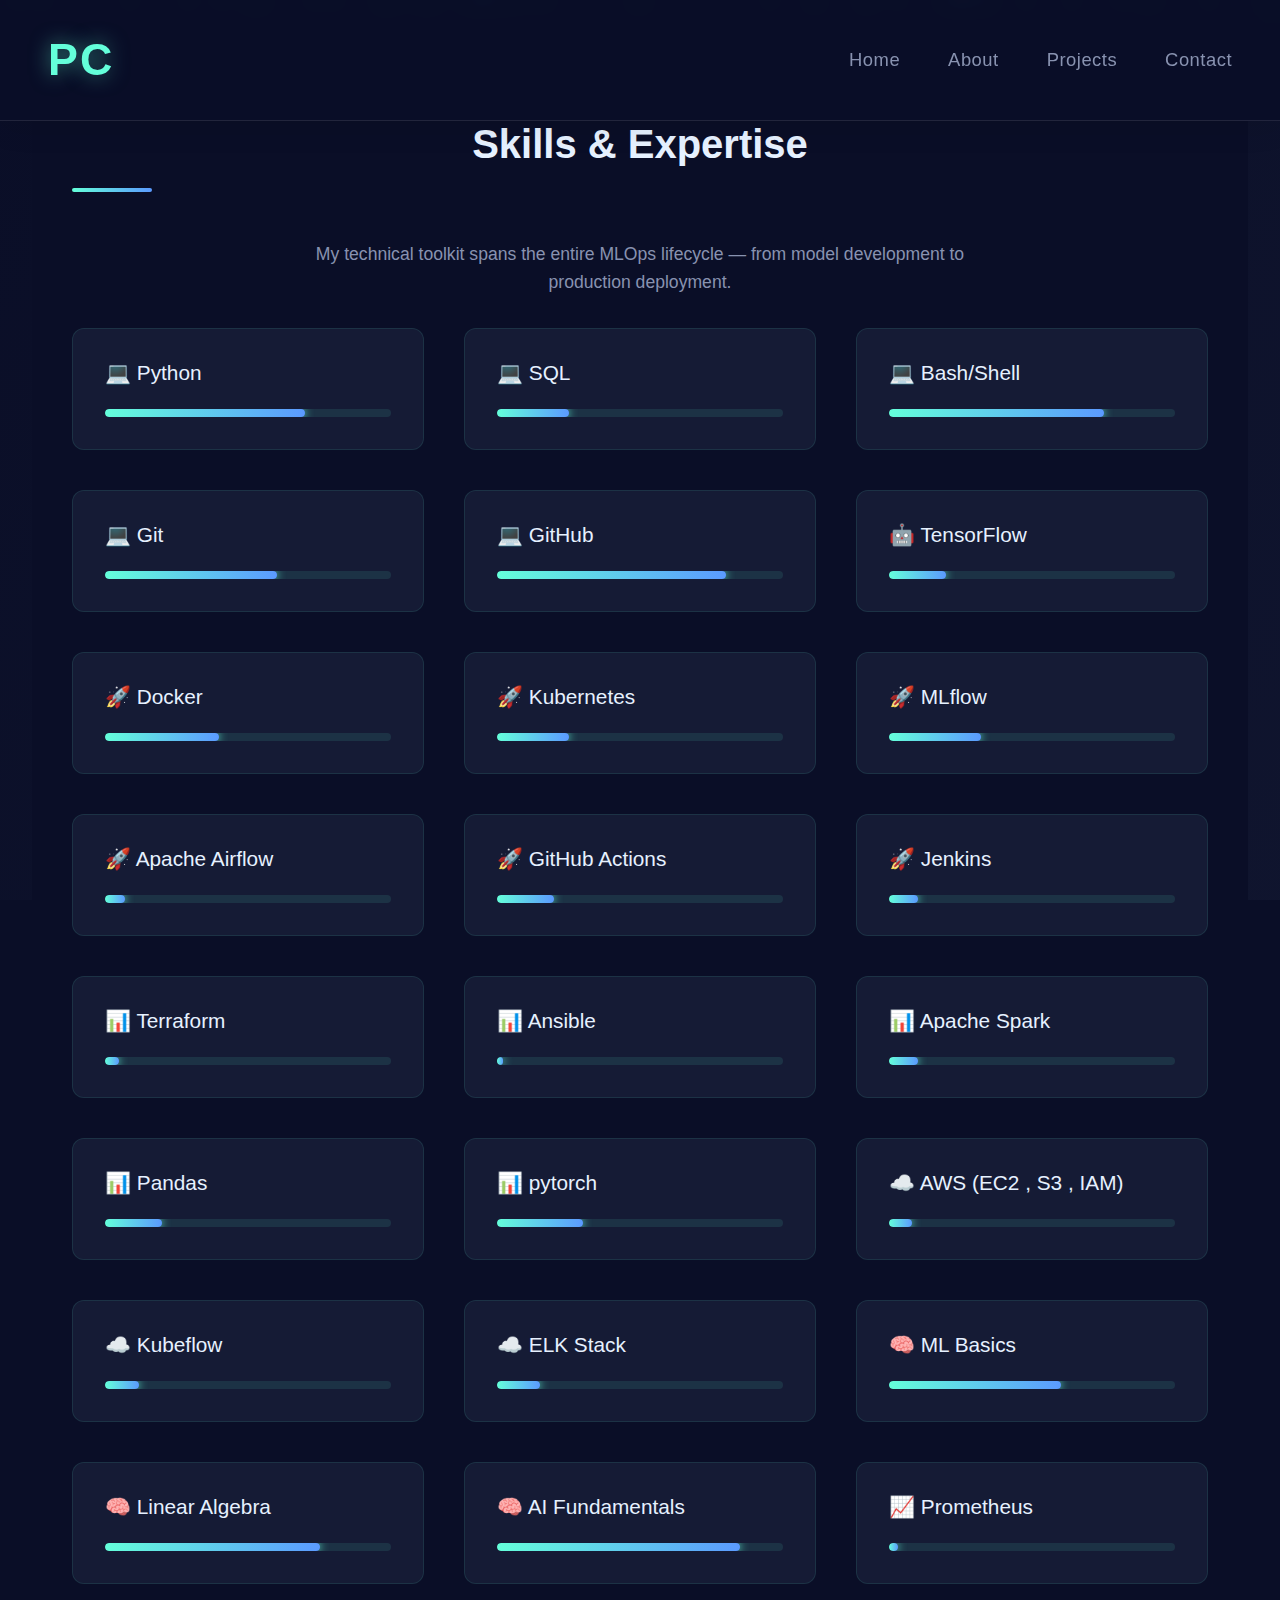
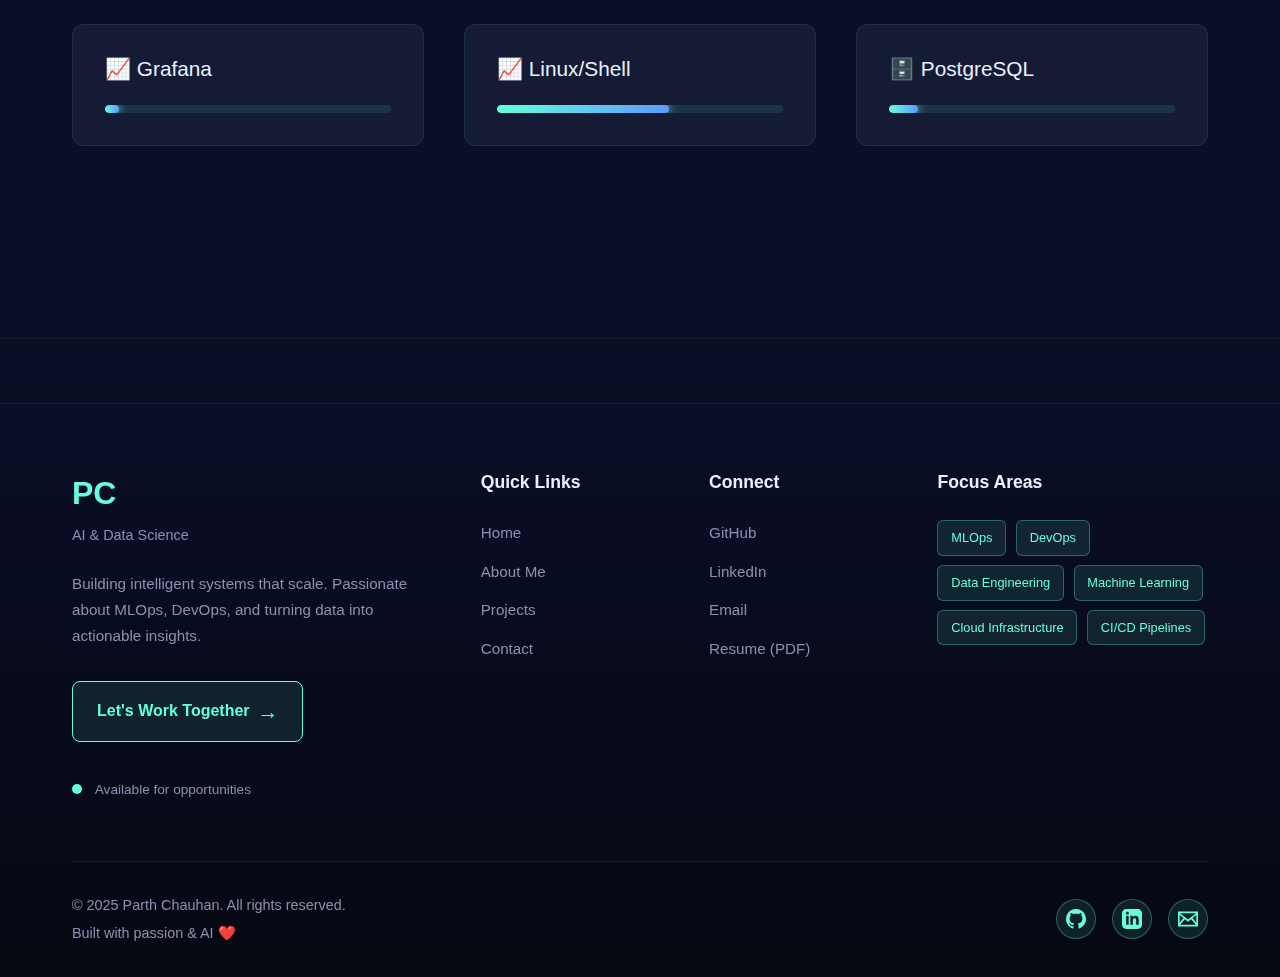
<file: skills.html>
<!DOCTYPE html>
<html lang="en">
<head>
<meta charset="UTF-8" />
<meta name="viewport" content="width=device-width, initial-scale=1" />
<title>Skills - Parth Chauhan | MLOps Engineer</title>
<link rel="stylesheet" href="styles.css" />
</head>
<body>


  <!-- Animated Background Particles -->
<div class="particles">
    <span class="particle"></span> <span class="particle"></span> <span class="particle"></span> <span class="particle"></span>
    <span class="particle"></span> <span class="particle"></span> <span class="particle"></span> <span class="particle"></span>
    <span class="particle"></span> <span class="particle"></span> <span class="particle"></span> <span class="particle"></span>
    <span class="particle"></span> <span class="particle"></span> <span class="particle"></span> <span class="particle"></span>
    <span class="particle"></span> <span class="particle"></span> <span class="particle"></span> <span class="particle"></span>
    <span class="particle"></span> <span class="particle"></span> <span class="particle"></span> <span class="particle"></span>
    <span class="particle"></span> <span class="particle"></span> <span class="particle"></span> <span class="particle"></span>
    <span class="particle"></span> <span class="particle"></span> <span class="particle"></span> <span class="particle"></span>
    <span class="particle"></span> <span class="particle"></span> <span class="particle"></span> <span class="particle"></span>
    <span class="particle"></span> <span class="particle"></span> <span class="particle"></span> <span class="particle"></span>
    <span class="particle"></span> <span class="particle"></span> <span class="particle"></span> <span class="particle"></span>
    <span class="particle"></span> <span class="particle"></span> <span class="particle"></span> <span class="particle"></span>
</div>




<header class="site-header">
  <div class="header-container">
    <a href="index.html" class="brand-symbol">PC</a>
    <nav class="main-nav">
      <a href="index.html">Home</a>
      <a href="about.html">About</a>
      <a href="projects.html">Projects</a>
      <a href="contact.html">Contact</a>
    </nav>
    <button class="mobile-menu-toggle" aria-label="Toggle menu">
      <span></span><span></span><span></span>
    </button>
  </div>
</header>

<main>
  <section id="skills" class="content-section skills-section fade-in-section">
    <div class="skills-container">
      <h2 class="section-title">Skills & Expertise</h2>
      <p class="section-subtitle">
        My technical toolkit spans the entire MLOps lifecycle — from model development to production deployment.
      </p>

      <div class="skills-categories">
        <!-- Language & Scripting -->
        <div class="skill-category">
          <button class="category-title" onclick="toggleSkillDetails('pythonDetails')" aria-expanded="false">💻 Python</button>
          <div class="skill-bar"><div class="skill-progress" style="width: 70%;"></div></div>
          <div class="skill-details" id="pythonDetails" hidden>
            <!-- Certificates for Python go here -->
          </div>
        </div>

        <div class="skill-category">
          <button class="category-title" onclick="toggleSkillDetails('sqlDetails')" aria-expanded="false">💻 SQL</button>
          <div class="skill-bar"><div class="skill-progress" style="width: 25%;"></div></div>
          <div class="skill-details" id="sqlDetails" hidden>
            <!-- Certificates for SQL -->
          </div>
        </div>

        <div class="skill-category">
          <button class="category-title" onclick="toggleSkillDetails('bashDetails')" aria-expanded="false">💻 Bash/Shell</button>
          <div class="skill-bar"><div class="skill-progress" style="width: 75%;"></div></div>
          <div class="skill-details" id="bashDetails" hidden>
            <!-- Certificates for Bash/Shell -->
          </div>
        </div>

        <div class="skill-category">
          <button class="category-title" onclick="toggleSkillDetails('gitDetails')" aria-expanded="false">💻 Git</button>
          <div class="skill-bar"><div class="skill-progress" style="width: 60%;"></div></div>
          <div class="skill-details" id="gitDetails" hidden>
            <a href="#certificates" class="view-cert-link">View Certificates ↓</a>
          </div>
        </div>

        
        <div class="skill-category">
          <button class="category-title" onclick="toggleSkillDetails('gitDetails')" aria-expanded="false">💻 GitHub</button>
          <div class="skill-bar"><div class="skill-progress" style="width: 80%;"></div></div>
          <div class="skill-details" id="gitDetails" hidden>
            <a href="#certificates" class="view-cert-link">View Certificates ↓</a>
          </div>
        </div>


        <div class="skill-category">
          <button class="category-title" onclick="toggleSkillDetails('tfDetails')" aria-expanded="false">🤖 TensorFlow</button>
          <div class="skill-bar"><div class="skill-progress" style="width: 20%;"></div></div>
          <div class="skill-details" id="tfDetails" hidden>
            <!-- Certificates for TensorFlow -->
          </div>
        </div>



        <!-- MLOps & DevOps -->
        <div class="skill-category">
          <button class="category-title" onclick="toggleSkillDetails('dockerDetails')" aria-expanded="false">🚀 Docker</button>
          <div class="skill-bar"><div class="skill-progress" style="width: 40%;"></div></div>
          <div class="skill-details" id="dockerDetails" hidden>
            <!-- Certificates for Docker -->
          </div>
        </div>

        <div class="skill-category">
          <button class="category-title" onclick="toggleSkillDetails('k8sDetails')" aria-expanded="false">🚀 Kubernetes</button>
          <div class="skill-bar"><div class="skill-progress" style="width: 25%;"></div></div>
          <div class="skill-details" id="k8sDetails" hidden>
            <!-- Certificates for Kubernetes -->
          </div>
        </div>

        <div class="skill-category">
          <button class="category-title" onclick="toggleSkillDetails('mlflowDetails')" aria-expanded="false">🚀 MLflow</button>
          <div class="skill-bar"><div class="skill-progress" style="width: 32%;"></div></div>
          <div class="skill-details" id="mlflowDetails" hidden>
            <!-- Certificates for MLflow -->
          </div>
        </div>

        <div class="skill-category">
          <button class="category-title" onclick="toggleSkillDetails('airflowDetails')" aria-expanded="false">🚀 Apache Airflow</button>
          <div class="skill-bar"><div class="skill-progress" style="width: 07%;"></div></div>
          <div class="skill-details" id="airflowDetails" hidden>
            <!-- Certificates for Apache Airflow -->
          </div>
        </div>




        <div class="skill-category">
          <button class="category-title" onclick="toggleSkillDetails('ghaDetails')" aria-expanded="false">🚀 GitHub Actions</button>
          <div class="skill-bar"><div class="skill-progress" style="width: 20%;"></div></div>
          <div class="skill-details" id="ghaDetails" hidden>
            <!-- Certificates for GitHub Actions -->
          </div>
        </div>

        <div class="skill-category">
          <button class="category-title" onclick="toggleSkillDetails('jenkinsDetails')" aria-expanded="false">🚀 Jenkins</button>
          <div class="skill-bar"><div class="skill-progress" style="width: 10%;"></div></div>
          <div class="skill-details" id="jenkinsDetails" hidden>
            <!-- Certificates for Jenkins -->
          </div>
        </div>

        <!-- Data Engineering & Big Data -->
        <div class="skill-category">
          <button class="category-title" onclick="toggleSkillDetails('TerraformDetails')" aria-expanded="false">📊 Terraform </button>
          <div class="skill-bar"><div class="skill-progress" style="width: 05%;"></div></div>
          <div class="skill-details" id="TerraformDetails" hidden>
            <!-- Certificates for Spark -->
          </div>
        </div>

        <div class="skill-category">
          <button class="category-title" onclick="toggleSkillDetails('AnsibleDetails')" aria-expanded="false">📊 Ansible </button>
          <div class="skill-bar"><div class="skill-progress" style="width: 02%;"></div></div>
          <div class="skill-details" id="AnsibleDetails" hidden>
            <!-- Certificates for Kafka -->
          </div>
        </div>

        <div class="skill-category">
          <button class="category-title" onclick="toggleSkillDetails('Apache SparkDetials')" aria-expanded="false">📊 Apache Spark</button>
          <div class="skill-bar"><div class="skill-progress" style="width: 10%;"></div></div>
          <div class="skill-details" id="Apache SparkDetials" hidden>
            <!-- Certificates for Databricks -->
          </div>
        </div>

        <div class="skill-category">
          <button class="category-title" onclick="toggleSkillDetails('PandasDetails')" aria-expanded="false">📊 Pandas</button>
          <div class="skill-bar"><div class="skill-progress" style="width: 20%;"></div></div>
          <div class="skill-details" id="PandasDetails" hidden>
            <!-- Certificates for BigQuery -->
          </div>
        </div>

        <div class="skill-category">
          <button class="category-title" onclick="toggleSkillDetails('pytorchDetails')" aria-expanded="false">📊 pytorch</button>
          <div class="skill-bar"><div class="skill-progress" style="width: 30%;"></div></div>
          <div class="skill-details" id="pytorchDetails" hidden>
            <!-- Certificates for Snowflake -->
          </div>
        </div>

        <!-- Cloud & APIs -->
        <div class="skill-category">
          <button class="category-title" onclick="toggleSkillDetails('awsDetails')" aria-expanded="false">☁️ AWS (EC2 , S3 , IAM)</button>
          <div class="skill-bar"><div class="skill-progress" style="width: 08%;"></div></div>
          <div class="skill-details" id="awsDetails" hidden>
            <!-- Certificates for AWS -->
          </div>
        </div>

        <div class="skill-category">
          <button class="category-title" onclick="toggleSkillDetails('KubeflowDetails')" aria-expanded="false">☁️ Kubeflow</button>
          <div class="skill-bar"><div class="skill-progress" style="width: 12%;"></div></div>
          <div class="skill-details" id="KubeflowDetails" hidden>
            <!-- Certificates for GCP -->
          </div>
        </div>

        <div class="skill-category">
          <button class="category-title" onclick="toggleSkillDetails('ELK StackDetails')" aria-expanded="false">☁️ ELK Stack</button>
          <div class="skill-bar"><div class="skill-progress" style="width: 15%;"></div></div>
          <div class="skill-details" id="ELK StackDetails" hidden>
            <!-- Certificates for FastAPI -->
          </div>
        </div>

        <!-- Theory -->
        <div class="skill-category">
          <button class="category-title" onclick="toggleSkillDetails('mlbasicsDetails')" aria-expanded="false">🧠 ML Basics</button>
          <div class="skill-bar"><div class="skill-progress" style="width: 60%;"></div></div>
          <div class="skill-details" id="mlbasicsDetails" hidden>
            <!-- Certificates for ML Basics -->
          </div>
        </div>

        <div class="skill-category">
          <button class="category-title" onclick="toggleSkillDetails('linearAlgebraDetails')" aria-expanded="false">🧠 Linear Algebra</button>
          <div class="skill-bar"><div class="skill-progress" style="width: 75%;"></div></div>
          <div class="skill-details" id="linearAlgebraDetails" hidden>
            <!-- Certificates for Linear Algebra -->
          </div>
        </div>

        <div class="skill-category">
          <button class="category-title" onclick="toggleSkillDetails('aiFundamentalsDetails')" aria-expanded="false">🧠 AI Fundamentals</button>
          <div class="skill-bar"><div class="skill-progress" style="width: 85%;"></div></div>
          <div class="skill-details" id="aiFundamentalsDetails" hidden>
            <!-- Certificates for AI Fundamentals -->
          </div>
        </div>

        <!-- Monitoring & Infrastructure -->
        <div class="skill-category">
          <button class="category-title" onclick="toggleSkillDetails('prometheusDetails')" aria-expanded="false">📈 Prometheus</button>
          <div class="skill-bar"><div class="skill-progress" style="width: 03%;"></div></div>
          <div class="skill-details" id="prometheusDetails" hidden>
            <!-- Certificates for Prometheus -->
          </div>
        </div>

        <div class="skill-category">
          <button class="category-title" onclick="toggleSkillDetails('grafanaDetails')" aria-expanded="false">📈 Grafana</button>
          <div class="skill-bar"><div class="skill-progress" style="width: 05%;"></div></div>
          <div class="skill-details" id="grafanaDetails" hidden>
            <!-- Certificates for Grafana -->
          </div>
        </div>

        <div class="skill-category">
          <button class="category-title" onclick="toggleSkillDetails('linuxDetails')" aria-expanded="false">📈 Linux/Shell</button>
          <div class="skill-bar"><div class="skill-progress" style="width: 60%;"></div></div>
          <div class="skill-details" id="linuxDetails" hidden>
            <!-- Certificates for Linux/Shell -->
          </div>
        </div>

        <!-- Databases & Storage -->
        <div class="skill-category">
          <button class="category-title" onclick="toggleSkillDetails('postgresqlDetails')" aria-expanded="false">🗄️ PostgreSQL</button>
          <div class="skill-bar"><div class="skill-progress" style="width: 10%;"></div></div>
          <div class="skill-details" id="postgresqlDetails" hidden>
            <!-- Certificates for PostgreSQL -->
          </div>
        </div>



 
      </div>
    </div>
  </section>
</main>

<script>
  function toggleSkillDetails(id) {
    const el = document.getElementById(id);
    el.hidden = !el.hidden;
  }
</script>






<footer class="site-footer">
  
<footer class="site-footer">
    <div class="footer-container">
        <!-- Footer Main Content -->
        <div class="footer-content">
            <!-- Column 1: Brand & CTA -->
            <div class="footer-col footer-brand">
                <div class="footer-logo">
                    <h3>PC</h3>
                    <span class="logo-subtitle">AI & Data Science</span>
                </div>
                <p class="footer-description">Building intelligent systems that scale. Passionate about MLOps, DevOps, and turning data into actionable insights.</p>
                
                <div class="footer-cta">
                    <a href="contact.html" class="footer-cta-button">
                        <span>Let's Work Together</span>
                        <span class="cta-arrow">→</span>
                    </a>
                </div>

                <div class="footer-availability">
                    <div class="availability-dot"></div>
                    <span>Available for opportunities</span>
                </div>
            </div>

            <!-- Column 2: Quick Links -->
            <div class="footer-col">
                <h4 class="footer-heading">Quick Links</h4>
                <ul class="footer-links">
                    <li><a href="index.html">Home</a></li>
                    <li><a href="about.html">About Me</a></li>
                    <li><a href="projects.html">Projects</a></li>
                    <li><a href="contact.html">Contact</a></li>
                </ul>
            </div>

            <!-- Column 3: Connect -->
            <div class="footer-col">
                <h4 class="footer-heading">Connect</h4>
                <ul class="footer-links">
                    <li><a href="https://github.com/PARTH-AI-DS20" target="_blank">GitHub</a></li>
                    <li><a href="https://www.linkedin.com/in/parth-chauhan-434437334/" target="_blank">LinkedIn</a></li>
                    <li><a href="mailto:Path.pc77@gmail.com">Email</a></li>
                    <li><a href="#" target="_blank">Resume (PDF)</a></li>
                </ul>
            </div>

            <!-- Column 4: Areas of Focus -->
            <div class="footer-col">
                <h4 class="footer-heading">Focus Areas</h4>
                <ul class="footer-tags">
                    <li>MLOps</li>
                    <li>DevOps</li>
                    <li>Data Engineering</li>
                    <li>Machine Learning</li>
                    <li>Cloud Infrastructure</li>
                    <li>CI/CD Pipelines</li>
                </ul>
            </div>
        </div>

        <!-- Footer Bottom -->
        <div class="footer-bottom">
            <div class="footer-bottom-content">
                <!-- Copyright -->
                <div class="footer-copyright">
                    <p>&copy; 2025 Parth Chauhan. All rights reserved.</p>
                    <p class="footer-note">Built with passion & AI ❤️</p>
                </div>

                <!-- Social Icons -->
                <div class="footer-social">
                    <a href="https://github.com/PARTH-AI-DS20" target="_blank" class="footer-social-link" title="GitHub">
                        <svg viewBox="0 0 24 24" width="20" height="20">
                            <path fill="currentColor" d="M12 0c-6.626 0-12 5.373-12 12 0 5.302 3.438 9.8 8.207 11.387.599.111.793-.261.793-.577v-2.234c-3.338.726-4.033-1.416-4.033-1.416-.546-1.387-1.333-1.756-1.333-1.756-1.089-.745.083-.729.083-.729 1.205.084 1.839 1.237 1.839 1.237 1.07 1.834 2.807 1.304 3.492.997.107-.775.418-1.305.762-1.604-2.665-.305-5.467-1.334-5.467-5.931 0-1.311.469-2.381 1.236-3.221-.124-.303-.535-1.524.117-3.176 0 0 1.008-.322 3.301 1.23.957-.266 1.983-.399 3.003-.404 1.02.005 2.047.138 3.006.404 2.291-1.552 3.297-1.23 3.297-1.23.653 1.653.242 2.874.118 3.176.77.84 1.235 1.911 1.235 3.221 0 4.609-2.807 5.624-5.479 5.921.43.372.823 1.102.823 2.222v3.293c0 .319.192.694.801.576 4.765-1.589 8.199-6.086 8.199-11.386 0-6.627-5.373-12-12-12z"/>
                        </svg>
                    </a>
                    <a href="https://www.linkedin.com/in/parth-chauhan-434437334/" target="_blank" class="footer-social-link" title="LinkedIn">
                        <svg viewBox="0 0 24 24" width="20" height="20">
                            <path fill="currentColor" d="M19 0h-14c-2.761 0-5 2.239-5 5v14c0 2.761 2.239 5 5 5h14c2.762 0 5-2.239 5-5v-14c0-2.761-2.238-5-5-5zm-11 19h-3v-11h3v11zm-1.5-12.268c-.966 0-1.75-.79-1.75-1.764s.784-1.764 1.75-1.764 1.75.79 1.75 1.764-.783 1.764-1.75 1.764zm13.5 12.268h-3v-5.604c0-3.368-4-3.113-4 0v5.604h-3v-11h3v1.765c1.396-2.586 7-2.777 7 2.476v6.759z"/>
                        </svg>
                    </a>
                    <a href="mailto:Path.pc77@gmail.com" class="footer-social-link" title="Email">
                        <svg viewBox="0 0 24 24" width="20" height="20">
                            <path fill="currentColor" d="M0 3v18h24v-18h-24zm6.623 7.929l-4.623 5.712v-9.458l4.623 3.746zm-4.141-5.929h19.035l-9.517 7.713-9.518-7.713zm5.694 7.188l3.824 3.099 3.83-3.104 5.612 6.817h-18.779l5.513-6.812zm9.208-1.264l4.616-3.741v9.348l-4.616-5.607z"/>
                        </svg>
                    </a>
                </div>

                <!-- Back to Top -->
                <button class="back-to-top" id="backToTop" title="Back to top">
                    <svg viewBox="0 0 24 24" width="20" height="20">
                        <path fill="currentColor" d="M7.41 15.41L12 10.83l4.59 4.58L18 14l-6-6-6 6z"/>
                    </svg>
                    <span>Top</span>
                </button>
            </div>
        </div>
    </div>
</footer>
</footer>

<script>
  function toggleSkillDetails(id) {
    const elem = document.getElementById(id);
    elem.hidden = !elem.hidden;
  }
</script>



<script>
    const backToTopButton = document.getElementById('backToTop');

    if (backToTopButton) {
        window.addEventListener('scroll', () => {
            if (window.pageYOffset > 300) {
                backToTopButton.style.opacity = '1';
                backToTopButton.style.pointerEvents = 'auto';
            } else {
                backToTopButton.style.opacity = '0';
                backToTopButton.style.pointerEvents = 'none';
            }
        });

        backToTopButton.addEventListener('click', () => {
            window.scrollTo({ top: 0, behavior: 'smooth' });
        });
    }
</script>




</body>
</html>
</file>
<file: styles.css>
/* --- CSS Variables & Dark Theme --- */
:root {
    --bg-primary: #0a0e27;
    --bg-secondary: #10162f;
    --bg-card: #151b35;
    --text-primary: #e6f1ff;
    --text-secondary: #8892b0;
    --accent: #64ffda;
    --accent-blue: #5b9aff;
    --border: rgba(100, 255, 218, 0.1);
}

* {
    margin: 0;
    padding: 0;
    box-sizing: border-box;
}


@keyframes gradientShift {
    0% {
        background-position: 0% 50%;
    }
    50% {
        background-position: 100% 50%;
    }
    100% {
        background-position: 0% 50%;
    }
}


html {
    scroll-behavior: smooth;
}


/* --- Corrected Body and Background --- */
body {
    font-family: 'Segoe UI', Tahoma, Geneva, Verdana, sans-serif;
    background-color: var(--bg-primary); /* Fallback solid color */
    color: var(--text-primary);
    line-height: 1.6;
    overflow-x: hidden;
    position: relative; /* This is crucial for z-index stacking */
}

body::before {
    content: '';
    position: fixed;
    top: 0;
    left: 0;
    width: 100%;
    height: 100%;
    background: linear-gradient(135deg, #0a0e27 0%, #151b35 50%, #0f1629 100%);
    background-size: 400% 400%;
    animation: gradientShift 15s ease infinite;
    z-index: -2; /* Pushed to the very back */
}


/* --- Corrected Animated Particles --- */
.particles {
    position: fixed;
    top: 0;
    left: 0;
    width: 100%;
    height: 100vh;
    overflow: hidden;
    z-index: -1; /* Placed between background and content */
}

.particle {
    position: absolute;
    width: 5px;
    height: 5px;
    background: var(--accent);
    border-radius: 50%;
    box-shadow: 0 0 15px var(--accent), 0 0 25px var(--accent);
    animation: floatParticle 15s infinite linear;
    opacity: 0;
}

@keyframes floatParticle {
    0% {
        transform: translateY(100vh) scale(0.5);
        opacity: 0;
    }
    10%, 90% {
        opacity: 0.8; /* Increased visibility */
    }
    100% {
        transform: translateY(-10vh) scale(1);
        opacity: 0;
    }
}


/* --- Positioning for 50 Particles --- */
.particle:nth-child(1) { left: 25.39%; animation-delay: 0.47s; animation-duration: 17.18s; }
.particle:nth-child(2) { left: 60.11%; animation-delay: 7.64s; animation-duration: 19.13s; }
.particle:nth-child(3) { left: 68.24%; animation-delay: 0.15s; animation-duration: 13.22s; }
.particle:nth-child(4) { left: 68.26%; animation-delay: 4.39s; animation-duration: 15.61s; }
.particle:nth-child(5) { left: 20.77%; animation-delay: 8.04s; animation-duration: 18.01s; }
.particle:nth-child(6) { left: 26.27%; animation-delay: 1.77s; animation-duration: 14.58s; }
.particle:nth-child(7) { left: 25.48%; animation-delay: 8.05s; animation-duration: 15.41s; }
.particle:nth-child(8) { left: 4.77%; animation-delay: 4.65s; animation-duration: 19.26s; }
.particle:nth-child(9) { left: 73.48%; animation-delay: 12.78s; animation-duration: 14.18s; }
.particle:nth-child(10) { left: 30.59%; animation-delay: 10.19s; animation-duration: 12.44s; }
.particle:nth-child(11) { left: 87.36%; animation-delay: 2.09s; animation-duration: 17.02s; }
.particle:nth-child(12) { left: 39.56%; animation-delay: 5.75s; animation-duration: 17.19s; }
.particle:nth-child(13) { left: 89.21%; animation-delay: 2.53s; animation-duration: 19.35s; }
.particle:nth-child(14) { left: 14.54%; animation-delay: 0.11s; animation-duration: 19.36s; }
.particle:nth-child(15) { left: 63.45%; animation-delay: 12.92s; animation-duration: 14.08s; }
.particle:nth-child(16) { left: 74.71%; animation-delay: 11.03s; animation-duration: 19.12s; }
.particle:nth-child(17) { left: 29.63%; animation-delay: 8.48s; animation-duration: 12.34s; }
.particle:nth-child(18) { left: 83.61%; animation-delay: 11.01s; animation-duration: 19.21s; }
.particle:nth-child(19) { left: 76.95%; animation-delay: 8.45s; animation-duration: 12.79s; }
.particle:nth-child(20) { left: 49.55%; animation-delay: 11.49s; animation-duration: 19.06s; }
.particle:nth-child(21) { left: 38.21%; animation-delay: 8.72s; animation-duration: 17.51s; }
.particle:nth-child(22) { left: 3.21%; animation-delay: 9.80s; animation-duration: 13.78s; }
.particle:nth-child(23) { left: 75.13%; animation-delay: 5.23s; animation-duration: 19.93s; }
.particle:nth-child(24) { left: 75.38%; animation-delay: 7.30s; animation-duration: 16.17s; }
.particle:nth-child(25) { left: 37.47%; animation-delay: 0.77s; animation-duration: 16.57s; }
.particle:nth-child(26) { left: 67.83%; animation-delay: 11.55s; animation-duration: 19.66s; }
.particle:nth-child(27) { left: 17.09%; animation-delay: 5.54s; animation-duration: 12.91s; }
.particle:nth-child(28) { left: 39.94%; animation-delay: 0.55s; animation-duration: 15.76s; }
.particle:nth-child(29) { left: 20.24%; animation-delay: 6.63s; animation-duration: 12.11s; }
.particle:nth-child(30) { left: 24.32%; animation-delay: 7.57s; animation-duration: 15.82s; }
.particle:nth-child(31) { left: 98.84%; animation-delay: 6.00s; animation-duration: 19.47s; }
.particle:nth-child(32) { left: 76.25%; animation-delay: 2.99s; animation-duration: 15.15s; }
.particle:nth-child(33) { left: 94.32%; animation-delay: 5.79s; animation-duration: 16.37s; }
.particle:nth-child(34) { left: 33.72%; animation-delay: 4.55s; animation-duration: 15.43s; }
.particle:nth-child(35) { left: 67.27%; animation-delay: 6.57s; animation-duration: 15.98s; }
.particle:nth-child(36) { left: 1.18%; animation-delay: 7.63s; animation-duration: 16.50s; }
.particle:nth-child(37) { left: 36.00%; animation-delay: 10.63s; animation-duration: 13.29s; }
.particle:nth-child(38) { left: 36.79%; animation-delay: 11.17s; animation-duration: 14.71s; }
.particle:nth-child(39) { left: 76.98%; animation-delay: 7.37s; animation-duration: 14.02s; }
.particle:nth-child(40) { left: 19.24%; animation-delay: 3.98s; animation-duration: 17.08s; }
.particle:nth-child(41) { left: 32.42%; animation-delay: 4.35s; animation-duration: 12.59s; }
.particle:nth-child(42) { left: 63.49%; animation-delay: 10.27s; animation-duration: 19.52s; }
.particle:nth-child(43) { left: 74.26%; animation-delay: 14.84s; animation-duration: 18.44s; }
.particle:nth-child(44) { left: 37.97%; animation-delay: 10.47s; animation-duration: 15.25s; }
.particle:nth-child(45) { left: 26.05%; animation-delay: 1.27s; animation-duration: 17.84s; }
.particle:nth-child(46) { left: 33.31%; animation-delay: 1.48s; animation-duration: 12.77s; }
.particle:nth-child(47) { left: 41.41%; animation-delay: 6.92s; animation-duration: 13.62s; }
.particle:nth-child(48) { left: 42.61%; animation-delay: 13.01s; animation-duration: 13.90s; }
.particle:nth-child(49) { left: 3.97%; animation-delay: 8.29s; animation-duration: 15.10s; }
.particle:nth-child(50) { left: 88.88%; animation-delay: 5.88s; animation-duration: 14.68s; }

/* --- Premium Professional Header --- */
.site-header {
    position: fixed;
    top: 0;
    width: 100%;
    z-index: 1000;
    background: rgba(10, 14, 39, 0.85);
    backdrop-filter: blur(15px) saturate(180%);
    border-bottom: 1px solid rgba(100, 255, 218, 0.15);
    transition: all 0.4s ease;
    box-shadow: 0 4px 30px rgba(0, 0, 0, 0.1);
}

.site-header.scrolled {
    background: rgba(10, 14, 39, 0.95);
    box-shadow: 0 8px 40px rgba(0, 0, 0, 0.3);
    border-bottom: 1px solid rgba(100, 255, 218, 0.3);
}

.header-container {
    display: flex;
    justify-content: space-between;
    align-items: center;
    max-width: 1400px;
    margin: 0 auto;
    padding: 1.5rem 3rem;
}

/* --- PC Logo - Large & Premium --- */
.brand-symbol {
    font-size: 2.8rem;
    font-weight: 800;
    color: var(--accent);
    text-decoration: none;
    letter-spacing: 2px;
    transition: all 0.4s ease;
    position: relative;
    text-shadow: 0 0 20px rgba(100, 255, 218, 0.5);
    font-family: 'Arial Black', sans-serif;
}

.brand-symbol::after {
    content: '';
    position: absolute;
    bottom: -5px;
    left: 0;
    width: 0;
    height: 3px;
    background: linear-gradient(90deg, var(--accent), var(--accent-blue));
    transition: width 0.4s ease;
    box-shadow: 0 0 10px var(--accent);
}

.brand-symbol:hover {
    transform: scale(1.05);
    color: #fff;
    text-shadow: 0 0 30px rgba(100, 255, 218, 0.8),
                 0 0 50px rgba(100, 255, 218, 0.5);
}

.brand-symbol:hover::after {
    width: 100%;
}

/* --- Navigation Links - Medium Size, Spaced, Rightmost --- */
.main-nav {
    display: flex;
    gap: 3rem;
    align-items: center;
}

.main-nav a {
    color: var(--text-secondary);
    text-decoration: none;
    font-size: 1.15rem;
    font-weight: 500;
    padding: 0.5rem 0;
    position: relative;
    transition: all 0.3s ease;
    letter-spacing: 0.5px;
    text-transform: capitalize;
}

.main-nav a::after {
    position: absolute;
    bottom: -2px;
    left: 0;
    width: 0;
    height: 2px;
    background: linear-gradient(90deg, var(--accent), var(--accent-blue));
    transition: width 0.4s ease;
    box-shadow: 0 0 8px var(--accent);
}

.main-nav a:hover {
    color: var(--accent);
    transform: translateY(-2px);
}

.main-nav a:hover::after {
    width: 100%;
}

/* --- Active Link State --- */
.main-nav a.active {
    color: var(--accent);
}

.main-nav a.active::after {
    width: 100%;
}

/* --- Optional: Menu Toggle for Mobile (Hamburger) --- */
.menu-toggle {
    display: none;
    flex-direction: column;
    gap: 5px;
    cursor: pointer;
    padding: 5px;
}

.menu-toggle span {
    width: 28px;
    height: 3px;
    background: var(--accent);
    border-radius: 3px;
    transition: all 0.3s ease;
}

.menu-toggle:hover span {
    background: #fff;
    box-shadow: 0 0 10px var(--accent);
}

/* --- Hero Section - Improved Layout --- */
main {
    max-width: 1400px;
    margin: 0 auto;
    padding: 0 2rem;
}

.hero {
    min-height: 100vh;
    display: flex;
    align-items: center;
    justify-content: center;
    padding-top: 150px;
    position: relative;
}

.hero-content {
    display: flex;
    align-items: flex-start;
    gap: 4rem;
    width: 100%;
    position: relative;
    z-index: 1;
}


/* --- Hero Left Side (Photo) --- */
.hero-left {
    flex: 0 0 350px;
    display: flex;
    flex-direction: column;
    align-items: center;
    padding-top: 2rem;
}

/* Hero Photo Container */
.hero-photo-container {
    position: relative;
    width: 300px;
    height: 300px;
    margin-bottom: 2rem;
}

/* Hero Photo - Circular with tight neon border */
.hero-photo {
    width: 100%;
    height: 100%;
    border-radius: 50%;
    object-fit: cover;
    position: relative;
    z-index: 2;
    border: 5px solid var(--accent);
    box-shadow: 0 0 40px var(--accent),
                0 0 80px rgba(100, 255, 218, 0.5),
                0 0 120px rgba(100, 255, 218, 0.3);
    animation: floatPhoto 3s ease-in-out infinite, neonPulse 2s ease-in-out infinite;
}

/* Float animation */
@keyframes floatPhoto {
    0%, 100% {
        transform: translateY(0);
    }
    50% {
        transform: translateY(-10px);
    }
}

/* Neon pulse animation */
@keyframes neonPulse {
    0%, 100% {
        box-shadow: 0 0 40px var(--accent),
                    0 0 80px rgba(100, 255, 218, 0.5),
                    0 0 120px rgba(100, 255, 218, 0.3);
    }
    50% {
        box-shadow: 0 0 60px var(--accent),
                    0 0 100px rgba(100, 255, 218, 0.7),
                    0 0 150px rgba(100, 255, 218, 0.5);
    }
}

/* Inner neon circle - tight to photo */
.neon-circle {
    position: absolute;
    top: 50%;
    left: 50%;
    transform: translate(-50%, -50%);
    width: 102%;  /* Just slightly larger than photo */
    height: 102%;
    border-radius: 50%;
    background: transparent;
    border: 2px solid var(--accent);
    box-shadow: 0 0 20px var(--accent),
                0 0 40px var(--accent);
    animation: neonPulseInner 2s ease-in-out infinite;
    z-index: 1;
    pointer-events: none;
}

@keyframes neonPulseInner {
    0%, 100% {
        opacity: 0.6;
        transform: translate(-50%, -50%) scale(1);
    }
    50% {
        opacity: 1;
        transform: translate(-50%, -50%) scale(1.02);
    }
}

/* Outer glow circle - creates radial glow effect */
.neon-circle-outer {
    position: absolute;
    top: 50%;
    left: 50%;
    transform: translate(-50%, -50%);
    width: 120%;  /* Creates glow beyond photo */
    height: 120%;
    border-radius: 50%;
    background: radial-gradient(circle, rgba(100, 255, 218, 0.3) 0%, transparent 70%);
    animation: neonPulseOuter 3s ease-in-out infinite;
    z-index: 0;
    pointer-events: none;
}

@keyframes neonPulseOuter {
    0%, 100% {
        transform: translate(-50%, -50%) scale(1);
        opacity: 0.5;
    }
    50% {
        transform: translate(-50%, -50%) scale(1.1);
        opacity: 0.8;
    }
}


/* --- Social Links --- */
.social-links {
    display: flex;
    justify-content: center;
    gap: 1rem;
}

.social-icon {
    width: 45px;
    height: 45px;
    display: flex;
    align-items: center;
    justify-content: center;
    background: rgba(100, 255, 218, 0.1);
    border: 2px solid var(--accent);
    border-radius: 50%;
    color: var(--accent);
    transition: all 0.3s ease;
}

.social-icon:hover {
    background: var(--accent);
    color: var(--bg-primary);
    transform: translateY(-5px) rotate(360deg);
    box-shadow: 0 10px 20px rgba(100, 255, 218, 0.4);
}

/* --- Hero Right Side (Content) --- */
.hero-right {
    flex: 1;
    max-width: 900px;
}

.hero-right h1 {
    font-size: 3rem;
    margin-bottom: 1rem;
    color: var(--text-primary);
    animation: fadeInUp 1s ease;
}

.accent-name {
    color: var(--accent);
    font-weight: 700;
}

/* --- Job Title Animation --- */
.job-title-container {
    font-size: 2rem;
    margin-bottom: 1.5rem;
    min-height: 60px;
    display: flex;
    align-items: center;
}

.static-text {
    color: var(--text-secondary);
    margin-right: 0.5rem;
}

.dynamic-text {
    color: var(--accent);
    font-weight: 600;
    border-right: 3px solid var(--accent);
    padding-right: 5px;
    animation: blink 0.7s infinite;
}


@keyframes blink {
    0%, 100% {
        border-color: var(--accent);
    }
    50% {
        border-color: transparent;
    }
}

/* --- Hero Quote --- */
.hero-quote {
    font-size: 1.2rem;
    font-style: italic;
    color: var(--text-secondary);
    margin-bottom: 2rem;
    padding-left: 1rem;
    border-left: 3px solid var(--accent);
    animation: fadeInUp 1s ease 0.4s backwards;
    line-height: 1.6;
}

.tagline-badge {
    display: inline-block;
    padding: 0.5rem 1rem;
    background: rgba(100, 255, 218, 0.1);
    border: 1px solid var(--accent);
    border-radius: 20px;
    margin-bottom: 1rem;
    font-size: 0.9rem;
    color: var(--accent);
    animation: fadeInUp 1s ease;
}



/* --- Hero Buttons --- */
.hero-buttons {
    display: flex;
    gap: 1rem;
    margin-bottom: 2.5rem;
    flex-wrap: wrap;
}

.cta-button {
    display: inline-block;
    padding: 1rem 2rem;
    background: transparent;
    color: var(--accent);
    border: 2px solid var(--accent);
    text-decoration: none;
    border-radius: 5px;
    font-weight: 600;
    transition: all 0.3s ease;
}

.cta-button.primary {
    background: var(--accent);
    color: var(--bg-primary);
    border-color: var(--accent);
}

.cta-button.primary:hover {
    background: transparent;
    color: var(--accent);
}

.cta-button.secondary {
    background: transparent;
    color: var(--text-secondary);
    border-color: var(--text-secondary);
}

.cta-button.secondary:hover {
    border-color: var(--accent);
    color: var(--accent);
}

/* --- Hero Stats --- */
.hero-stats {
    display: flex;
    gap: 3rem;
    margin-bottom: 2.5rem;
    padding: 1.5rem 0;
    border-top: 1px solid rgba(100, 255, 218, 0.2);
    border-bottom: 1px solid rgba(100, 255, 218, 0.2);
}

.stat-item {
    display: flex;
    flex-direction: column;
    align-items: flex-start;
}

.stat-number {
    font-size: 2.2rem;
    font-weight: 700;
    color: var(--accent);
    line-height: 1;
    margin-bottom: 0.3rem;
}

.stat-label {
    font-size: 0.85rem;
    color: var(--text-secondary);
    text-transform: uppercase;
    letter-spacing: 1px;
}

/* --- Tech Stack Section --- */
.tech-stack-section {
    margin-top: 2rem;
}

.tech-stack-title {
    font-size: 1.4rem;
    color: var(--text-primary);
    margin-bottom: 1.5rem;
    display: flex;
    align-items: center;
    gap: 0.5rem;
    flex-wrap: wrap;
}

.tech-subtitle {
    font-size: 0.9rem;
    color: var(--text-secondary);
    font-weight: 400;
    font-style: italic;
}

.tech-category {
    margin-bottom: 1.5rem;
}

.tech-category h4 {
    font-size: 0.95rem;
    color: var(--text-secondary);
    margin-bottom: 0.8rem;
    font-weight: 500;
    text-transform: uppercase;
    letter-spacing: 0.5px;
}

.tech-badges {
    display: flex;
    flex-wrap: wrap;
    gap: 0.6rem;
}

.tech-badge {
    padding: 0.6rem 1.2rem;
    border-radius: 6px;
    font-size: 0.9rem;
    font-weight: 500;
    border: 2px solid;
    transition: all 0.3s ease;
    cursor: default;
    letter-spacing: 0.3px;
    box-shadow: 0 2px 8px rgba(0, 0, 0, 0.2);
}

.tech-badge:hover {
    transform: translateY(-3px) scale(1.05);
    box-shadow: 0 8px 20px rgba(0, 0, 0, 0.4);
}

.skill-icon-item {
    display: flex;
    flex-direction: column;
    align-items: center;
    gap: 0.5rem;
    position: relative;
}

.skill-icon-item:hover .skill-name {
    color: var(--accent);
    font-weight: 600;
    transform: scale(1.1);
}



/* --- Buttons --- */
.cta-button {
    display: inline-block;
    padding: 1rem 2rem;
    background: transparent;
    color: var(--accent);
    border: 2px solid var(--accent);
    text-decoration: none;
    border-radius: 5px;
    font-weight: 600;
    transition: all 0.3s ease;
    margin-right: 1rem;
}

.cta-button:hover {
    background: var(--accent);
    color: var(--bg-primary);
    transform: translateY(-3px);
    box-shadow: 0 10px 20px rgba(100, 255, 218, 0.3);
}

.cta-button.outline {
    border-color: var(--text-secondary);
    color: var(--text-secondary);
}

.cta-button.outline:hover {
    border-color: var(--accent);
    color: var(--accent);
    background: transparent;
}

/* --- Animated Particles Background --- */
.particles {
    position: absolute;
    top: 0;
    left: 0;
    width: 100%;
    height: 100%;
    overflow: hidden;
    z-index: 0;
}

.particle {
    position: absolute;
    width: 4px;
    height: 4px;
    background: var(--accent);
    border-radius: 50%;
    box-shadow: 0 0 10px var(--accent);
    animation: floatParticle 15s infinite;
    opacity: 0.6;
}

.particle:nth-child(1) { left: 10%; animation-delay: 0s; animation-duration: 12s; }
.particle:nth-child(2) { left: 20%; animation-delay: 2s; animation-duration: 14s; }
.particle:nth-child(3) { left: 30%; animation-delay: 4s; animation-duration: 16s; }
.particle:nth-child(4) { left: 50%; animation-delay: 1s; animation-duration: 13s; }
.particle:nth-child(5) { left: 60%; animation-delay: 3s; animation-duration: 15s; }
.particle:nth-child(6) { left: 70%; animation-delay: 5s; animation-duration: 17s; }
.particle:nth-child(7) { left: 80%; animation-delay: 2.5s; animation-duration: 14s; }
.particle:nth-child(8) { left: 90%; animation-delay: 4.5s; animation-duration: 16s; }

@keyframes floatParticle {
    0% {
        transform: translateY(100vh) scale(0);
        opacity: 0;
    }
    10% {
        opacity: 0.6;
    }
    90% {
        opacity: 0.6;
    }
    100% {
        transform: translateY(-100vh) scale(1);
        opacity: 0;
    }
}

/* --- Hero Content with Z-index --- */
.hero-content {
    position: relative;
    z-index: 1;
}

/* --- Outer Neon Circle --- */
.neon-circle-outer {
    position: absolute;
    top: 50%;
    left: 50%;
    transform: translate(-50%, -50%);
    width: 350px;
    height: 350px;
    border-radius: 50%;
    background: transparent;
    border: 2px solid rgba(100, 255, 218, 0.3);
    animation: neonPulseOuter 3s ease-in-out infinite;
    z-index: 0;
}

@keyframes neonPulseOuter {
    0%, 100% {
        transform: translate(-50%, -50%) scale(1);
        opacity: 0.3;
    }
    50% {
        transform: translate(-50%, -50%) scale(1.1);
        opacity: 0.6;
    }
}

/* --- Social Links Below Photo --- */
.social-links {
    display: flex;
    justify-content: center;
    gap: 1rem;
    margin-top: 1.5rem;
}

.social-icon {
    width: 45px;
    height: 45px;
    display: flex;
    align-items: center;
    justify-content: center;
    background: rgba(100, 255, 218, 0.1);
    border: 2px solid var(--accent);
    border-radius: 50%;
    color: var(--accent);
    transition: all 0.3s ease;
}

.social-icon:hover {
    background: var(--accent);
    color: var(--bg-primary);
    transform: translateY(-5px) rotate(360deg);
    box-shadow: 0 10px 20px rgba(100, 255, 218, 0.4);
}

/* --- Hero Buttons --- */
.hero-buttons {
    display: flex;
    gap: 1rem;
    margin-bottom: 2rem;
    flex-wrap: wrap;
}

.cta-button.primary {
    background: var(--accent);
    color: var(--bg-primary);
    border-color: var(--accent);
    box-shadow: 0 0 20px rgba(100, 255, 218, 0.3);
}

.cta-button.primary:hover {
    background: transparent;
    color: var(--accent);
    box-shadow: 0 0 30px rgba(100, 255, 218, 0.5);
}


.cta-button.secondary {
    background: transparent;
    color: var(--text-secondary);
    border-color: var(--text-secondary);
}

.cta-button.secondary:hover {
    border-color: var(--accent);
    color: var(--accent);
}

/* --- Hero Stats --- */
.hero-stats {
    display: flex;
    gap: 2rem;
    margin-bottom: 2rem;
    padding: 1.5rem 0;
    border-top: 1px solid rgba(100, 255, 218, 0.2);
    border-bottom: 1px solid rgba(100, 255, 218, 0.2);
}

.stat-item {
    display: flex;
    flex-direction: column;
    align-items: flex-start;
}

.stat-number {
    font-size: 2rem;
    font-weight: 700;
    color: var(--accent);
    line-height: 1;
    margin-bottom: 0.3rem;
}

.stat-label {
    font-size: 0.9rem;
    color: var(--text-secondary);
    text-transform: uppercase;
    letter-spacing: 1px;
}

/* --- Quick Skills Icons --- */
.quick-skills {
    margin-top: 2rem;
}

.skills-title {
    font-size: 1.2rem;
    color: var(--text-primary);
    margin-bottom: 1.5rem;
    font-weight: 600;
}

.skills-icons {
    display: flex;
    gap: 1.5rem;
    flex-wrap: wrap;
}

.skill-icon-item {
    display: flex;
    flex-direction: column;
    align-items: center;
    gap: 0.5rem;
}

.skill-circle {
    width: 70px;
    height: 70px;
    border-radius: 50%;
    display: flex;
    align-items: center;
    justify-content: center;
    font-size: 2rem;
    border: 3px solid;
    transition: all 0.3s ease;
    cursor: pointer;
    position: relative;
    box-shadow: 0 4px 15px rgba(0, 0, 0, 0.3);
}

.skill-circle:hover {
    transform: translateY(-8px) rotate(5deg) scale(1.1);
    box-shadow: 0 8px 25px rgba(0, 0, 0, 0.5);
}

.skill-name {
    font-size: 0.85rem;
    color: var(--text-secondary);
    font-weight: 500;
    text-align: center;
}

/* Circle Color Themes */
.python-circle {
    background: linear-gradient(135deg, #3776AB, #FFD43B);
    border-color: #3776AB;
}

.ml-circle {
    background: linear-gradient(135deg, #FF6F61, #FFA07A);
    border-color: #FF6F61;
}

.docker-circle {
    background: linear-gradient(135deg, #2496ED, #1D7DBF);
    border-color: #2496ED;
}

.k8s-circle {
    background: linear-gradient(135deg, #326CE5, #5B8FF9);
    border-color: #326CE5;
}

.aws-circle {
    background: linear-gradient(135deg, #FF9900, #FFB84D);
    border-color: #FF9900;
}

.data-circle {
    background: linear-gradient(135deg, #4CAF50, #81C784);
    border-color: #4CAF50;
}

.api-circle {
    background: linear-gradient(135deg, #9C27B0, #BA68C8);
    border-color: #9C27B0;
}

.cicd-circle {
    background: linear-gradient(135deg, #00BCD4, #4DD0E1);
    border-color: #00BCD4;
}

.skill-circle:hover .skill-name {
    color: var(--accent);
}


/* --- Content Sections --- */
.content-section {
    padding: 5rem 0;
    transition: all 0.8s ease;
}

.content-section.visible {
    opacity: 1;
    transform: translateY(0);
}

.content-section h2 {
    font-size: 2.5rem;
    text-align: center;
    margin-bottom: 3rem;
    color: var(--text-primary);
}

.content-section p {
    text-align: center;
    max-width: 700px;
    margin: 0 auto 2rem;
    color: var(--text-secondary);
    font-size: 1.1rem;
}

/* --- Skills Section --- */
.skills-section {
    padding: 7rem 0;
    background-color: var(--bg-primary);
}

.skills-container {
    max-width: 1200px;
    margin: 0 auto;
    padding: 0 2rem;
}

.section-subtitle {
    text-align: center;
    font-size: 1.1rem;
    color: var(--text-secondary);
    max-width: 700px;
    margin: -1rem auto 4rem;
    line-height: 1.6;
}

/* Skills Categories Grid */
.skills-categories {
    display: grid;
    grid-template-columns: repeat(auto-fit, minmax(300px, 1fr));
    gap: 2.5rem;
    margin-bottom: 5rem;
}

.skill-category {
    background: var(--bg-card);
    border: 1px solid var(--border);
    border-radius: 12px;
    padding: 2rem;
    transition: transform 0.3s ease, box-shadow 0.3s ease;
    width: 100%; /* Ensures it stays within grid */
    max-width: none; /* Removes any max-width constraint */
}


.skill-category {
    background: var(--bg-card);
    border: 1px solid var(--border);
    border-radius: 12px;
    padding: 2rem;
    transition: transform 0.3s ease, box-shadow 0.3s ease;
}

.skill-category:hover {
  transform: translateY(-6px) scale(1.03);
  box-shadow: 0 12px 20px rgba(100,255,218,0.10), 0 2px 6px rgba(90,170,255,0.05);
  transition: 0.3s;
}


.category-title {
    font-size: 1.3rem;
    color: var(--text-primary);
    margin-bottom: 1.5rem;
    display: flex;
    align-items: center;
    gap: 0.7rem;
    background: transparent;     /* <--- THIS FIXES the white bg issue! */
    border: none;                /* <--- THIS removes any standard button border */
    box-shadow: none;            /* <--- Extra safety: disables browser drop shadow */
    outline: none;               /* <--- Optional: no focus outline */
    cursor: pointer;             /* <--- Optional: pointer cursor for better UX */
    padding: 0;                  /* <--- Optional: tight fit */
}



.category-icon {
    font-size: 1.5rem;
}

.skills-list {
    display: flex;
    flex-direction: column;
    gap: 1.2rem;
}

.skill-item {
    width: 100%;
}

.skill-header {
    display: flex;
    justify-content: space-between;
    align-items: center;
    margin-bottom: 0.5rem;
}

.skill-name {
    font-size: 1rem;
    color: var(--text-primary);
    font-weight: 500;
}

.skill-level {
    font-size: 0.85rem;
    color: var(--accent);
    background: rgba(100, 255, 218, 0.1);
    padding: 0.2rem 0.6rem;
    border-radius: 12px;
}

.skill-bar {
    width: 100%;
    height: 8px;
    background: rgba(100, 255, 218, 0.1);
    border-radius: 10px;
    overflow: hidden;
}

.skill-progress {
    height: 100%;
    background: linear-gradient(90deg, var(--accent), var(--accent-blue));
    border-radius: 10px;
    transition: width 1s ease;
    box-shadow: 0 0 10px var(--accent);
    animation: slideFill 2s ease-in-out;
}
@keyframes slideFill {
  from { width: 0; }
  to { width: var(--width, 30%); }
}


@media (max-width: 700px) {
  .skills-categories { grid-template-columns: 1fr; }
}


/* Certifications Section */
.certifications-section {
    margin-top: 5rem;
    padding-top: 3rem;
    border-top: 1px solid var(--border);
}

.certifications-title {
    font-size: 2rem;
    color: var(--text-primary);
    margin-bottom: 2.5rem;
    text-align: center;
    display: flex;
    align-items: center;
    justify-content: center;
    gap: 0.7rem;
}

.cert-icon {
    font-size: 2rem;
}

.certifications-grid {
    display: grid;
    grid-template-columns: repeat(auto-fit, minmax(320px, 1fr));
    gap: 2rem;
}

.cert-card {
    background: var(--bg-card);
    border: 1px solid var(--border);
    border-radius: 12px;
    padding: 2rem;
    display: flex;
    gap: 1.5rem;
    transition: all 0.3s ease;
}

.cert-card:hover {
    transform: translateY(-5px);
    border-color: var(--accent);
    box-shadow: 0 10px 30px rgba(100, 255, 218, 0.2);
}

.cert-badge {
    flex-shrink: 0;
}

.badge-image {
    width: 80px;
    height: 80px;
    object-fit: contain;
    border-radius: 8px;
}

.cert-info {
    flex: 1;
}

.cert-name {
    font-size: 1.1rem;
    color: var(--text-primary);
    margin: 0 0 0.5rem 0;
}

.cert-issuer {
    font-size: 0.9rem;
    color: var(--text-secondary);
    margin: 0 0 0.3rem 0;
}

.cert-date {
    font-size: 0.85rem;
    color: var(--text-secondary);
    margin: 0 0 0.8rem 0;
}

.cert-verify {
    color: var(--accent);
    text-decoration: none;
    font-size: 0.9rem;
    font-weight: 500;
    display: inline-flex;
    align-items: center;
    gap: 0.3rem;
    transition: all 0.3s ease;
}

.cert-verify:hover {
    color: white;
    gap: 0.6rem;
}

/* Responsive */
@media (max-width: 768px) {
    .skills-categories {
        grid-template-columns: 1fr;
    }

    .certifications-grid {
        grid-template-columns: 1fr;
    }

    .cert-card {
        flex-direction: column;
        text-align: center;
        align-items: center;
    }
}

/* --- Projects Section --- */
.projects-section {
    padding:  8rem 0 6rem 0;
    background-color: var(--bg-secondary);
}

.projects-container {
    max-width: 1200px;
    margin: 0 auto;
    padding: 0 2rem;
}

.project-grid {
    display: grid;
    grid-template-columns: repeat(auto-fit, minmax(350px, 1fr));
    gap: 2.5rem;
    margin-bottom: 3rem;
}

.project-card {
    background: var(--bg-card);
    border: 1px solid var(--border);
    border-radius: 12px;
    overflow: hidden;
    transition: all 0.4s ease;
    display: flex;
    flex-direction: column;
}

.project-card:hover {
    transform: translateY(-10px);
    border-color: var(--accent);
    box-shadow: 0 20px 40px rgba(0, 0, 0, 0.4);
}

/* Project Image */
.project-image {
    position: relative;
    width: 100%;
    height: 250px;
    overflow: hidden;
    background: linear-gradient(135deg, #1a1f3a 0%, #2a2f4a 100%);
}

.project-image img {
    width: 100%;
    height: 100%;
    object-fit: cover;
    transition: transform 0.4s ease;
}

.project-card:hover .project-image img {
    transform: scale(1.1);
}

.project-overlay {
    position: absolute;
    top: 0;
    left: 0;
    width: 100%;
    height: 100%;
    background: rgba(0, 0, 0, 0.85);
    display: flex;
    align-items: center;
    justify-content: center;
    opacity: 0;
    transition: opacity 0.3s ease;
}

.project-card:hover .project-overlay {
    opacity: 1;
}

.project-links {
    display: flex;
    gap: 1rem;
}

.project-link {
    padding: 0.8rem 1.5rem;
    background: var(--accent);
    color: var(--bg-primary);
    text-decoration: none;
    border-radius: 6px;
    font-weight: 600;
    transition: all 0.3s ease;
}

.project-link:hover {
    background: white;
    transform: translateY(-3px);
}

/* Project Content */
.project-content {
    padding: 2rem;
    flex: 1;
    display: flex;
    flex-direction: column;
}

.project-header {
    display: flex;
    justify-content: space-between;
    align-items: center;
    margin-bottom: 1rem;
}

.project-number {
    font-size: 2.5rem;
    font-weight: 700;
    color: var(--accent);
    opacity: 0.3;
}

.project-status {
    padding: 0.4rem 0.9rem;
    background: rgba(100, 255, 218, 0.1);
    color: var(--accent);
    border: 1px solid var(--accent);
    border-radius: 20px;
    font-size: 0.75rem;
    font-weight: 600;
    text-transform: uppercase;
}

.project-title {
    font-size: 1.5rem;
    color: var(--text-primary);
    margin-bottom: 1rem;
}

.project-description {
    color: var(--text-secondary);
    line-height: 1.7;
    margin-bottom: 1.5rem;
}

/* Project Highlights */
.project-highlights {
    background: rgba(100, 255, 218, 0.05);
    border-left: 3px solid var(--accent);
    padding: 1rem;
    margin-bottom: 1.5rem;
    border-radius: 6px;
}

.highlight-item {
    display: flex;
    gap: 0.5rem;
    margin-bottom: 0.7rem;
    font-size: 0.9rem;
}

.highlight-item:last-child {
    margin-bottom: 0;
}

.highlight-label {
    color: var(--accent);
    font-weight: 600;
    flex-shrink: 0;
}

.highlight-text {
    color: var(--text-secondary);
}

/* Project Tech Stack */
.project-tech {
    display: flex;
    flex-wrap: wrap;
    gap: 0.6rem;
    margin-top: auto;
}

.project-tech span {
    padding: 0.4rem 0.8rem;
    background: rgba(100, 255, 218, 0.1);
    color: var(--accent);
    border: 1px solid rgba(100, 255, 218, 0.3);
    border-radius: 6px;
    font-size: 0.8rem;
    font-weight: 500;
}

/* Projects CTA */
.projects-cta {
    text-align: center;
    padding-top: 2rem;
}

/* Responsive */
@media (max-width: 768px) {
    .project-grid {
        grid-template-columns: 1fr;
    }

    .project-image {
        height: 200px;
    }
}

/* --- Contact Section --- */
.contact-section {
    padding: 8rem 0;
    background: linear-gradient(135deg, #0a0e27 0%, #1a1f3a 100%);
    position: relative;
    overflow: hidden;
}

.contact-section::before {
    content: '';
    position: absolute;
    top: -50%;
    right: -20%;
    width: 500px;
    height: 500px;
    background: radial-gradient(circle, rgba(100, 255, 218, 0.1) 0%, transparent 70%);
    border-radius: 50%;
}

.contact-container {
    max-width: 1200px;
    margin: 0 auto;
    padding: 0 2rem;
}

.contact-content {
    display: grid;
    grid-template-columns: 1fr 1fr;
    gap: 4rem;
    align-items: start;
}

/* Left Side */
.contact-left {
    display: flex;
    flex-direction: column;
    gap: 3rem;
}

.contact-tag {
    display: inline-block;
    padding: 0.5rem 1rem;
    background: rgba(100, 255, 218, 0.1);
    color: var(--accent);
    border: 1px solid var(--accent);
    border-radius: 20px;
    font-size: 0.85rem;
    font-weight: 600;
    text-transform: uppercase;
    letter-spacing: 1px;
    margin-bottom: 1.5rem;
}

.contact-description {
    font-size: 1.1rem;
    color: var(--text-secondary);
    line-height: 1.8;
    margin-top: 1rem;
}

/* Contact Methods */
.methods-title {
    font-size: 1.3rem;
    color: var(--text-primary);
    margin-bottom: 1.5rem;
}

.method-cards {
    display: flex;
    flex-direction: column;
    gap: 1rem;
}

.method-card {
    display: flex;
    align-items: center;
    gap: 1.5rem;
    padding: 1.5rem;
    background: var(--bg-card);
    border: 1px solid var(--border);
    border-radius: 12px;
    text-decoration: none;
    transition: all 0.3s ease;
}

.method-card:hover {
    border-color: var(--accent);
    transform: translateX(10px);
    box-shadow: 0 5px 20px rgba(100, 255, 218, 0.2);
}

.method-icon {
    font-size: 2rem;
    flex-shrink: 0;
}

.method-info h4 {
    color: var(--text-primary);
    font-size: 1.1rem;
    margin: 0 0 0.3rem 0;
}

.method-info p {
    color: var(--text-secondary);
    font-size: 0.9rem;
    margin: 0 0 0.5rem 0;
}

.method-tag {
    display: inline-block;
    padding: 0.2rem 0.6rem;
    background: rgba(100, 255, 218, 0.1);
    color: var(--accent);
    border-radius: 12px;
    font-size: 0.75rem;
    font-weight: 500;
}

/* Availability Badge */
.availability-badge {
    display: flex;
    align-items: center;
    gap: 0.8rem;
    padding: 1rem 1.5rem;
    background: rgba(100, 255, 218, 0.05);
    border-left: 3px solid var(--accent);
    border-radius: 8px;
}

.status-dot {
    width: 12px;
    height: 12px;
    background: var(--accent);
    border-radius: 50%;
    box-shadow: 0 0 10px var(--accent);
    animation: pulse 2s infinite;
}

@keyframes pulse {
    0%, 100% { opacity: 1; transform: scale(1); }
    50% { opacity: 0.7; transform: scale(1.1); }
}

.availability-badge span {
    color: var(--text-primary);
    font-weight: 500;
}

/* Social Links */
.contact-social {
    padding-top: 2rem;
    border-top: 1px solid var(--border);
}

.social-label {
    color: var(--text-secondary);
    font-size: 0.9rem;
    margin-bottom: 1rem;
}

.social-icons {
    display: flex;
    gap: 1rem;
}

.social-link {
    width: 45px;
    height: 45px;
    display: flex;
    align-items: center;
    justify-content: center;
    background: rgba(100, 255, 218, 0.1);
    border: 1px solid var(--accent);
    border-radius: 50%;
    color: var(--accent);
    transition: all 0.3s ease;
}

.social-link:hover {
    background: var(--accent);
    color: var(--bg-primary);
    transform: translateY(-5px) rotate(360deg);
}

/* Right Side - Form */
.contact-right {
    position: sticky;
    top: 100px;
}

.contact-form-wrapper {
    background: var(--bg-card);
    border: 1px solid var(--border);
    border-radius: 16px;
    padding: 2.5rem;
    box-shadow: 0 10px 40px rgba(0, 0, 0, 0.3);
}

.form-title {
    font-size: 1.8rem;
    color: var(--text-primary);
    margin-bottom: 0.5rem;
}

.form-subtitle {
    color: var(--text-secondary);
    margin-bottom: 2rem;
}

.form-group {
    margin-bottom: 1.5rem;
}

.form-group label {
    display: block;
    color: var(--text-primary);
    font-weight: 500;
    margin-bottom: 0.5rem;
    font-size: 0.95rem;
}

.form-group input,
.form-group select,
.form-group textarea {
    width: 100%;
    padding: 0.9rem 1.2rem;
    background: var(--bg-primary);
    border: 1px solid var(--border);
    border-radius: 8px;
    color: var(--text-primary);
    font-size: 1rem;
    transition: all 0.3s ease;
    font-family: inherit;
}

.form-group input:focus,
.form-group select:focus,
.form-group textarea:focus {
    outline: none;
    border-color: var(--accent);
    box-shadow: 0 0 0 3px rgba(100, 255, 218, 0.1);
}

.form-group textarea {
    resize: vertical;
    min-height: 120px;
}

.submit-button {
    width: 100%;
    padding: 1rem 2rem;
    background: var(--accent);
    color: var(--bg-primary);
    border: none;
    border-radius: 8px;
    font-size: 1.1rem;
    font-weight: 600;
    cursor: pointer;
    transition: all 0.3s ease;
    display: flex;
    align-items: center;
    justify-content: center;
    gap: 0.5rem;
}

.submit-button:hover {
    background: white;
    transform: translateY(-2px);
    box-shadow: 0 10px 30px rgba(100, 255, 218, 0.3);
}

.button-icon {
    font-size: 1.5rem;
    transition: transform 0.3s ease;
}

.submit-button:hover .button-icon {
    transform: translateX(5px);
}

.form-note {
    text-align: center;
    color: var(--text-secondary);
    font-size: 0.85rem;
    margin-top: 1rem;
}

/* Responsive */
@media (max-width: 968px) {
    .contact-content {
        grid-template-columns: 1fr;
        gap: 3rem;
    }

    .contact-right {
        position: static;
    }
}

@media (max-width: 768px) {
    .method-card {
        flex-direction: column;
        text-align: center;
    }

    .contact-form-wrapper {
        padding: 1.5rem;
    }
}



/* --- Footer Section --- */
.site-footer {
    background: linear-gradient(180deg, #0a0e27 0%, #060812 100%);
    border-top: 1px solid var(--border);
    padding: 4rem 0 0;
    position: relative;
}

.footer-container {
    max-width: 1200px;
    margin: 0 auto;
    padding: 0 2rem;
}

/* Footer Content Grid */
.footer-content {
    display: grid;
    grid-template-columns: 2fr 1fr 1fr 1.5fr;
    gap: 3rem;
    padding-bottom: 3rem;
    border-bottom: 1px solid var(--border);
}

/* Brand Column */
.footer-brand {
    display: flex;
    flex-direction: column;
    gap: 1.5rem;
}

.footer-logo h3 {
    font-size: 2rem;
    color: var(--accent);
    margin: 0;
    font-weight: 700;
}

.logo-subtitle {
    color: var(--text-secondary);
    font-size: 0.9rem;
    display: block;
    margin-top: 0.3rem;
}

.footer-description {
    color: var(--text-secondary);
    line-height: 1.7;
    font-size: 0.95rem;
    margin: 0;
}

.footer-cta {
    margin-top: 0.5rem;
}

.footer-cta-button {
    display: inline-flex;
    align-items: center;
    gap: 0.5rem;
    padding: 0.8rem 1.5rem;
    background: rgba(100, 255, 218, 0.1);
    border: 1px solid var(--accent);
    border-radius: 8px;
    color: var(--accent);
    text-decoration: none;
    font-weight: 600;
    transition: all 0.3s ease;
}

.footer-cta-button:hover {
    background: var(--accent);
    color: var(--bg-primary);
    transform: translateX(5px);
}

.cta-arrow {
    font-size: 1.3rem;
    transition: transform 0.3s ease;
}

.footer-cta-button:hover .cta-arrow {
    transform: translateX(5px);
}

.footer-availability {
    display: flex;
    align-items: center;
    gap: 0.8rem;
    padding: 0.8rem 0;
    color: var(--text-secondary);
    font-size: 0.85rem;
}

.availability-dot {
    width: 10px;
    height: 10px;
    background: var(--accent);
    border-radius: 50%;
    animation: pulse 2s infinite;
}

/* Footer Columns */
.footer-col {
    display: flex;
    flex-direction: column;
}

.footer-heading {
    color: var(--text-primary);
    font-size: 1.1rem;
    margin-bottom: 1.5rem;
    font-weight: 600;
}

.footer-links {
    list-style: none;
    padding: 0;
    margin: 0;
    display: flex;
    flex-direction: column;
    gap: 0.8rem;
}

.footer-links a {
    color: var(--text-secondary);
    text-decoration: none;
    font-size: 0.95rem;
    transition: all 0.3s ease;
    display: inline-block;
}

.footer-links a:hover {
    color: var(--accent);
    transform: translateX(5px);
}

/* Focus Tags */
.footer-tags {
    list-style: none;
    padding: 0;
    margin: 0;
    display: flex;
    flex-wrap: wrap;
    gap: 0.6rem;
}

.footer-tags li {
    padding: 0.4rem 0.8rem;
    background: rgba(100, 255, 218, 0.1);
    border: 1px solid rgba(100, 255, 218, 0.3);
    border-radius: 6px;
    color: var(--accent);
    font-size: 0.8rem;
    font-weight: 500;
}

/* Footer Bottom */
.footer-bottom {
    padding: 2rem 0;
}

.footer-bottom-content {
    display: flex;
    justify-content: space-between;
    align-items: center;
    flex-wrap: wrap;
    gap: 1.5rem;
}

.footer-copyright p {
    margin: 0;
    color: var(--text-secondary);
    font-size: 0.9rem;
}

.footer-note {
    color: rgba(255, 255, 255, 0.4);
    font-size: 0.85rem;
    margin-top: 0.3rem !important;
}

/* Footer Social */
.footer-social {
    display: flex;
    gap: 1rem;
}

.footer-social-link {
    width: 40px;
    height: 40px;
    display: flex;
    align-items: center;
    justify-content: center;
    background: rgba(100, 255, 218, 0.1);
    border: 1px solid rgba(100, 255, 218, 0.3);
    border-radius: 50%;
    color: var(--accent);
    transition: all 0.3s ease;
}

.footer-social-link:hover {
    background: var(--accent);
    color: var(--bg-primary);
    transform: translateY(-5px) rotate(360deg);
    border-color: var(--accent);
}
.back-to-top {
    display: flex;
    align-items: center;
    gap: 0.5rem;
    padding: 0.7rem 1.2rem;
    background: rgba(100, 255, 218, 0.1);
    border: 1px solid var(--accent);
    border-radius: 8px;
    color: var(--accent);
    font-weight: 600;
    cursor: pointer;
    transition: all 0.3s ease;
    
    /* Below ensures initial hidden state and position */
    position: fixed;
    bottom: 20px;
    right: 30px;
    opacity: 0;
    pointer-events: none;
    z-index: 1000;
}

.back-to-top:hover {
    background: var(--accent);
    color: var(--bg-primary);
    transform: translateY(-3px);
}

/* Responsive */
@media (max-width: 968px) {
    .footer-content {
        grid-template-columns: repeat(2, 1fr);
        gap: 2.5rem;
    }

    .footer-brand {
        grid-column: 1 / -1;
    }
}

@media (max-width: 640px) {
    .footer-content {
        grid-template-columns: 1fr;
        gap: 2rem;
    }

    .footer-bottom-content {
        flex-direction: column;
        text-align: center;
    }

    .footer-copyright {
        order: 2;
    }

    .footer-social {
        order: 1;
    }

    .back-to-top {
        order: 3;
    }
}


/* --- Animations --- */
@keyframes fadeInUp {
    from {
        opacity: 0;
        transform: translateY(30px);
    }
    to {
        opacity: 1;
        transform: translateY(0);
    }
}

@keyframes float {
    0%, 100% {
        transform: translateY(0);
    }
    50% {
        transform: translateY(-20px);
    }
}

.fade-in {
    animation: fadeInUp 1s ease;
}

.pulse {
    animation: pulse 2s ease-in-out infinite;
}

@keyframes pulse {
    0%, 100% {
        box-shadow: 0 0 0 0 rgba(100, 255, 218, 0.7);
    }
    50% {
        box-shadow: 0 0 0 10px rgba(100, 255, 218, 0);
    }
}

/* --- Responsive Updates --- */
@media (max-width: 768px) {
    .hero-content {
        flex-direction: column;
        text-align: center;
        padding-top: 100px;
        gap: 3rem;
    }

    .skills-icons {
        justify-content: center;
        gap: 1.2rem;
    }

    .skill-circle {
        width: 60px;
        height: 60px;
        font-size: 1.8rem;
    }

    .skills-title {
        text-align: center;
    }



    .hero-photo-container {
        width: 200px;
        height: 200px;
    }

    .neon-circle {
        width: 220px;
        height: 220px;
    }

    .neon-circle-outer {
        width: 250px;
        height: 250px;
    }

    .hero-text {
        max-width: 100%;
    }

    .hero-buttons {
        justify-content: center;
    }

    .hero-stats {
        justify-content: space-around;
        gap: 1rem;
    }

    .stat-item {
        align-items: center;
    }

    .tech-stack {
        justify-content: center;
    }

    .scroll-indicator {
        display: none;
    }
}

@media (max-width: 480px) {
    .hero-right h1 {
        font-size: 1.6rem;
    }

    .job-title-container {
        font-size: 1.2rem;
    }

    .hero-stats {
        flex-direction: column;
        gap: 1rem;
        align-items: center;
    }

    .cta-button {
        width: 100%;
        text-align: center;
    }
}

/* About CTA */
.about-cta-section {
    padding: 6rem 0;
    background: linear-gradient(135deg, #0a0e27 0%, #1a1f3a 100%);
    text-align: center;
}

.about-cta-container {
    max-width: 800px;
    margin: 0 auto;
    padding: 0 2rem;
}

.about-cta-container h2 {
    font-size: 2.5rem;
    color: var(--text-primary);
    margin-bottom: 1rem;
}

.about-cta-container p {
    font-size: 1.2rem;
    color: var(--text-secondary);
    margin-bottom: 2.5rem;
}

.cta-buttons {
    display: flex;
    gap: 1.5rem;
    justify-content: center;
}


.about-container {
    display: flex;
    flex-direction: row;
    justify-content: space-between; /* or flex-start */
    align-items: flex-start;
    gap: 2rem; /* optional, controls spacing between left/right boxes */
}


.about-left {
    flex: 1;
}

.section-title {
    font-size: 2.8rem;
    color: var(--text-primary);
    margin-bottom: 2rem;
    position: relative;
    padding-bottom: 1rem;
}

.section-title::after {
    content: '';
    position: absolute;
    bottom: 0;
    left: 0;
    width: 80px;
    height: 4px;
    background: linear-gradient(90deg, var(--accent), var(--accent-blue));
    border-radius: 2px;
}

.about-intro {
    font-size: 1.2rem;
    color: var(--text-secondary);
    margin-bottom: 1.5rem;
    line-height: 1.7;
}

.about-left p {
    font-size: 1.1rem;
    color: var(--text-secondary);
    line-height: 1.7;
    margin-bottom: 1.5rem;
    text-align: left;
    max-width: 100%;
}

.about-cta {
    display: flex;
    justify-content: center; /* centers horizontally */
    align-items: center;     /* centers vertically (optional) */
    margin-top: 2rem;        /* keep your spacing */
}



.about-right {
    flex: 1;
    max-width: 500px;
    padding-top: 1rem;
}

.info-card {
    background: var(--bg-card);
    border: 1px solid var(--border);
    border-radius: 10px;
    padding: 2rem;
    box-shadow: 0 10px 30px rgba(0, 0, 0, 0.2);
}

.info-title {
    font-size: 1.5rem;
    color: var(--accent);
    margin-bottom: 1.5rem;
    border-bottom: 1px solid var(--border);
    padding-bottom: 1rem;
}

.philosophy-list {
    list-style: none;
    padding: 0;
    margin: 0;
    display: flex;
    flex-direction: column;
    gap: 1.5rem;
}

.philosophy-list li {
    display: flex;
    align-items: flex-start;
    gap: 1.5rem;
}

.philosophy-icon {
    font-size: 1.8rem;
    line-height: 1;
}

.philosophy-text h4 {
    font-size: 1.1rem;
    color: var(--text-primary);
    margin: 0 0 0.3rem 0;
}

.philosophy-text p {
    font-size: 0.95rem;
    color: var(--text-secondary);
    line-height: 1.6;
    text-align: left;
    max-width: 100%;
    margin: 0;
}






/* About Hero */
/* ===========================
   HEADER & NAVIGATION BAR
   =========================== */

.site-header {
    position: fixed;
    top: 0;
    left: 0;
    right: 0;
    z-index: 1000;
    background: rgba(10, 14, 39, 0.95);
    backdrop-filter: blur(10px);
    border-bottom: 1px solid rgba(255, 255, 255, 0.1);
}


.logo {
    font-size: 1.8rem;
    font-weight: 700;
    color: var(--accent);
    text-decoration: none;
    letter-spacing: 2px;
}

.nav-links {
    display: flex;
    list-style: none;
    gap: 2rem;
    margin: 0;
    padding: 0;
}

.nav-links li {
    display: inline-block;
}

.nav-links a {
    color: var(--text-secondary);
    text-decoration: none;
    font-weight: 500;
    transition: color 0.3s ease;
    position: relative;
}

.nav-links a:hover,
.nav-links a.active {
    color: var(--accent);
}

.nav-links a::after {
    content: '';
    position: absolute;
    bottom: -5px;
    left: 0;
    width: 0;
    height: 2px;
    background: var(--accent);
    transition: width 0.3s ease;
}

.nav-links a:hover::after,
.nav-links a.active::after {
    width: 100%;
}

.mobile-menu-toggle {
    display: none;
    flex-direction: column;
    gap: 5px;
    background: none;
    border: none;
    cursor: pointer;
}

.mobile-menu-toggle span {
    width: 25px;
    height: 3px;
    background: var(--accent);
    transition: all 0.3s ease;
}


.about-hero {
    padding-top: 10rem !important; /* Extra padding for fixed header */
}


.about-hero-container {
    max-width: 1200px;
    margin: 0 auto;
    padding: 0 1rem;
    display: grid;
    grid-template-columns: 1.2fr 1fr;
    gap: 4rem;
    align-items: center;
    justify-content: center;  /* Add this line */
}

.container {
    max-width: 1200px;
    margin: 0 auto;
    padding: 0 1rem;
}


.about-tag {
    display: inline-block;
    padding: 0.5rem 1rem;
    background: rgba(100, 255, 218, 0.1);
    color: var(--accent);
    border: 1px solid var(--accent);
    border-radius: 20px;
    font-size: 0.85rem;
    font-weight: 600;
    text-transform: uppercase;
    letter-spacing: 1px;
    margin-bottom: 2rem;
}

.about-hero-title {
    font-size: 2.5rem;
    color: var(--text-primary);
    line-height: 1.2;
    margin-bottom: 1.5rem;
}

.gradient-text {
    background: linear-gradient(90deg, var(--accent), var(--accent-blue));
    -webkit-background-clip: text;
    -webkit-text-fill-color: transparent;
    background-clip: text;
}

.about-hero-subtitle {
    font-size: 1rem;
    color: var(--text-secondary);
    line-height: 1.7;
}

.about-hero-image {
    position: relative;
}

.image-wrapper {
    position: relative;
    width: 400px;
    height: 400px;
    border-radius: 50%; /* Makes it circular */
    overflow: hidden;
    border: 5px solid var(--accent);
    box-shadow: 0 0 40px var(--accent),
                0 0 80px rgba(100, 255, 218, 0.5),
                0 0 120px rgba(100, 255, 218, 0.3);
    animation: neonPulse 2s ease-in-out infinite;
}

.image-wrapper img {
    width: 100%;
    height: 100%;
    display: block;
    object-fit: cover;
    border-radius: 50%; /* Makes image circular */
}

.image-glow {
    position: absolute;
    top: -30%;
    left: -30%;
    width: 160%;
    height: 160%;
    background: radial-gradient(circle, rgba(100, 255, 218, 0.4) 0%, transparent 60%);
    z-index: -1;
    animation: glowPulse 3s ease-in-out infinite;
}

/* Neon pulse animation */
@keyframes neonPulse {
    0%, 100% {
        box-shadow: 0 0 40px var(--accent),
                    0 0 80px rgba(100, 255, 218, 0.5),
                    0 0 120px rgba(100, 255, 218, 0.3);
    }
    50% {
        box-shadow: 0 0 60px var(--accent),
                    0 0 100px rgba(100, 255, 218, 0.7),
                    0 0 150px rgba(100, 255, 218, 0.5);
    }
}

/* Glow animation */
@keyframes glowPulse {
    0%, 100% {
        opacity: 0.6;
        transform: scale(1);
    }
    50% {
        opacity: 1;
        transform: scale(1.1);
    }
}


/* My Story */
.my-story {
    padding: 6rem 0;
    background: var(--bg-primary);
}

.story-container {
    max-width: 1200px;
    margin: 0 auto;
    padding: 0 2rem;
}

.story-content {
    margin-bottom: 4rem;
}

.story-text {
    max-width: 900px;
    margin: 0 auto;
}

.story-text p {
    font-size: 1.15rem;
    color: var(--text-secondary);
    line-height: 1.9;
    margin-bottom: 1.8rem;
}

.story-text p strong {
    color: var(--text-primary);
}

.story-stats {
    display: grid;
    grid-template-columns: repeat(3, 1fr);
    gap: 2rem;
    margin-top: 4rem;
}

.stat-card {
    background: var(--bg-card);
    border: 1px solid var(--border);
    border-radius: 12px;
    padding: 2rem;
    display: flex;
    gap: 1.5rem;
    align-items: flex-start;
    transition: all 0.3s ease;
}

.stat-card:hover {
    transform: translateY(-5px);
    border-color: var(--accent);
}

.stat-icon {
    font-size: 2.5rem;
}

.stat-content h3 {
    color: var(--text-primary);
    font-size: 1.3rem;
    margin: 0 0 0.5rem 0;
}

.stat-content p {
    color: var(--text-secondary);
    margin: 0 0 0.5rem 0;
}

.stat-detail {
    color: var(--accent);
    font-size: 0.85rem;
    font-weight: 600;
}

/* Education Timeline */
.education-section {
    padding: 6rem 0;
    background: var(--bg-secondary);
}

.education-container {
    max-width: 1000px;
    margin: 0 auto;
    padding: 0 2rem;
}

.education-timeline {
    position: relative;
    margin-top: 4rem;
}

.education-timeline::before {
    content: '';
    position: absolute;
    left: 30px;
    top: 0;
    bottom: 0;
    width: 2px;
    background: var(--accent);
}

.timeline-item {
    position: relative;
    padding-left: 80px;
    margin-bottom: 3rem;
}

.timeline-icon {
    position: absolute;
    left: 0;
    top: 0;
    width: 60px;
    height: 60px;
    background: var(--bg-card);
    border: 3px solid var(--accent);
    border-radius: 50%;
    display: flex;
    align-items: center;
    justify-content: center;
    font-size: 1.8rem;
    z-index: 1;
}

.timeline-date {
    color: var(--accent);
    font-weight: 600;
    font-size: 0.9rem;
}

.timeline-content h3 {
    color: var(--text-primary);
    font-size: 1.5rem;
    margin: 0.5rem 0;
}

.timeline-institution {
    color: var(--text-secondary);
    font-style: italic;
    margin-bottom: 1rem;
}

.course-list {
    display: grid;
    grid-template-columns: repeat(2, 1fr);
    gap: 0.5rem;
    margin-top: 1rem;
    padding-left: 1.5rem;
}

.course-list li {
    color: var(--text-secondary);
    font-size: 0.95rem;
}

/* Values Section */
.values-section {
    padding: 6rem 0;
    background: var(--bg-primary);
}

.values-container {
    max-width: 1200px;
    margin: 0 auto;
    padding: 0 2rem;
}

.values-grid {
    display: grid;
    grid-template-columns: repeat(3, 1fr);
    gap: 2rem;
    margin-top: 3rem;
}

.value-card {
    background: var(--bg-card);
    border: 1px solid var(--border);
    border-radius: 12px;
    padding: 2rem;
    text-align: center;
    transition: all 0.3s ease;
}

.value-card:hover {
    transform: translateY(-10px);
    border-color: var(--accent);
    box-shadow: 0 10px 30px rgba(100, 255, 218, 0.2);
}

.value-icon {
    font-size: 3rem;
    margin-bottom: 1rem;
    display: block;
}

.value-card h3 {
    color: var(--text-primary);
    font-size: 1.3rem;
    margin-bottom: 1rem;
}

.value-card p {
    color: var(--text-secondary);
    line-height: 1.6;
}

/* Personal Section */
.personal-section {
    padding: 6rem 0;
    background: var(--bg-secondary);
}

.personal-container {
    max-width: 1200px;
    margin: 0 auto;
    padding: 0 2rem;
}

.personal-interests {
    display: grid;
    grid-template-columns: repeat(2, 1fr);
    gap: 2rem;
    margin-top: 3rem;
}

.interest-card {
    background: var(--bg-card);
    border: 1px solid var(--border);
    border-left: 4px solid var(--accent);
    border-radius: 12px;
    padding: 2rem;
}

.interest-card h3 {
    color: var(--text-primary);
    font-size: 1.2rem;
    margin-bottom: 1rem;
}

.interest-card p {
    color: var(--text-secondary);
    line-height: 1.7;
}

/* Goals Section */
.goals-section {
    padding: 6rem 0;
    background: var(--bg-primary);
}

.goals-container {
    max-width: 1200px;
    margin: 0 auto;
    padding: 0 2rem;
}

.goal-primary {
    background: linear-gradient(135deg, rgba(100, 255, 218, 0.1) 0%, rgba(0, 122, 204, 0.1) 100%);
    border: 1px solid var(--accent);
    border-radius: 12px;
    padding: 2.5rem;
    margin-bottom: 3rem;
    text-align: center;
}

.goal-primary h3 {
    color: var(--text-primary);
    font-size: 2rem;
    margin-bottom: 1rem;
}

.goal-primary p {
    color: var(--text-secondary);
    font-size: 1.1rem;
    line-height: 1.8;
    max-width: 800px;
    margin: 0 auto;
}

.goals-grid {
    display: grid;
    grid-template-columns: repeat(3, 1fr);
    gap: 2rem;
}

.goal-card {
    background: var(--bg-card);
    border: 1px solid var(--border);
    border-radius: 12px;
    padding: 2rem;
}

.goal-number {
    font-size: 3rem;
    font-weight: 700;
    color: var(--accent);
    opacity: 0.3;
}

.goal-card h4 {
    color: var(--text-primary);
    font-size: 1.2rem;
    margin: 1rem 0;
}

.goal-card ul {
    list-style: none;
    padding: 0;
}

.goal-card li {
    color: var(--text-secondary);
    padding: 0.5rem 0;
    padding-left: 1.5rem;
    position: relative;
}

.goal-card li::before {
    content: '→';
    position: absolute;
    left: 0;
    color: var(--accent);
}


.certificate-section {
  margin-top: 100px;
  text-align: center;
  color: #e0f7ff;
}

.certificate-grid {
  display: grid;
  grid-template-columns: repeat(auto-fit, minmax(260px, 1fr));
  gap: 1.5rem;
  padding: 40px 20px;
}

.certificate-card {
  background: rgba(18, 24, 39, 0.5);
  border: 1px solid rgba(0, 200, 255, 0.2);
  border-radius: 12px;
  backdrop-filter: blur(10px);
  box-shadow: 0 0 15px rgba(0, 180, 255, 0.2);
  transition: all 0.4s ease;
  padding: 20px;
  color: #e0f7ff;
}

.certificate-card:hover {
  transform: translateY(-5px);
  box-shadow: 0 0 25px rgba(0, 200, 255, 0.5);
}

.certificate-card img {
  width: 100%;
  height: auto;
  border-radius: 8px;
  margin-bottom: 15px;
}

.verify-btn {
  display: inline-block;
  margin-top: 10px;
  color: #00baff;
  text-decoration: none;
  border: 1px solid #00baff;
  padding: 6px 12px;
  border-radius: 6px;
  transition: all 0.3s ease;
}

.verify-btn:hover {
  color: #fff;
  background-color: #00baff;
  box-shadow: 0 0 10px #00baff;
}


html {
  scroll-behavior: smooth;
}

.certificate-card {
  opacity: 0;
  transform: translateY(30px);
  transition: all 0.6s ease-out;
}
.certificate-card.visible {
  opacity: 1;
  transform: translateY(0);
}
</file>
